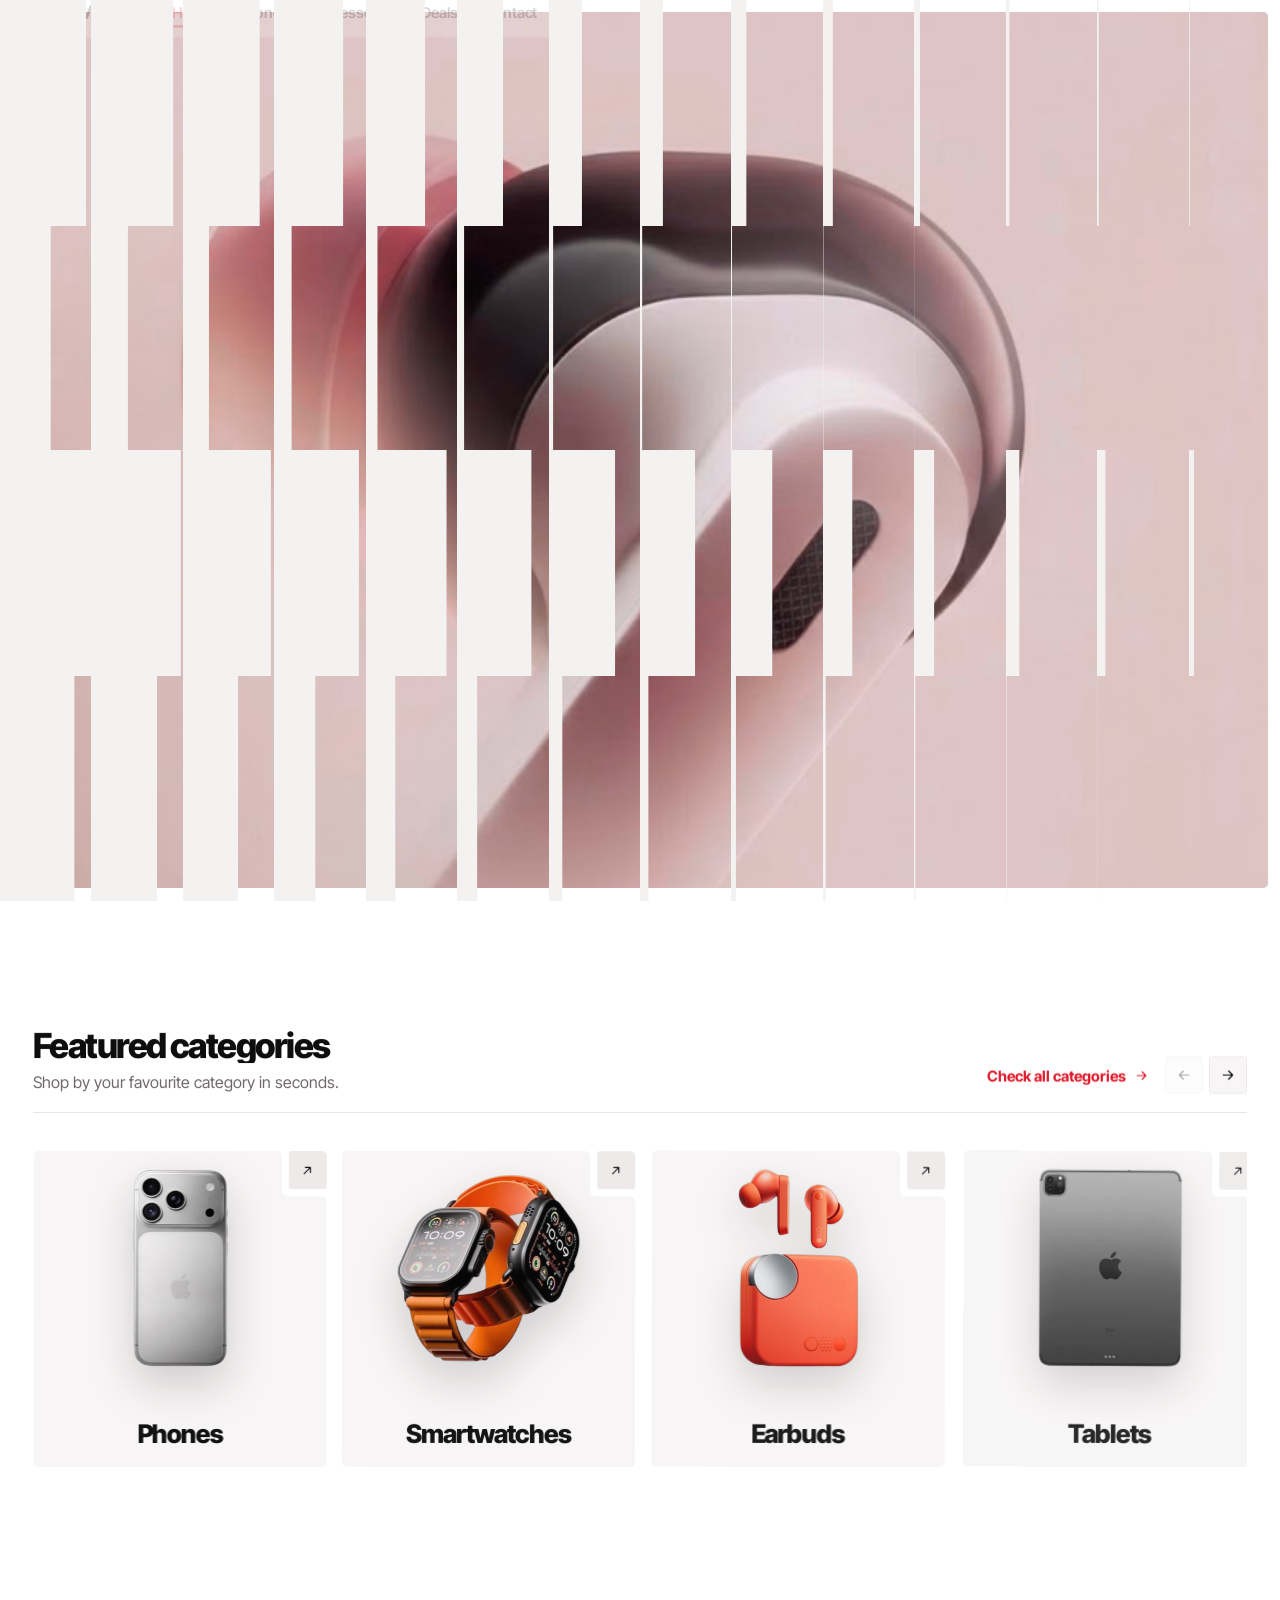
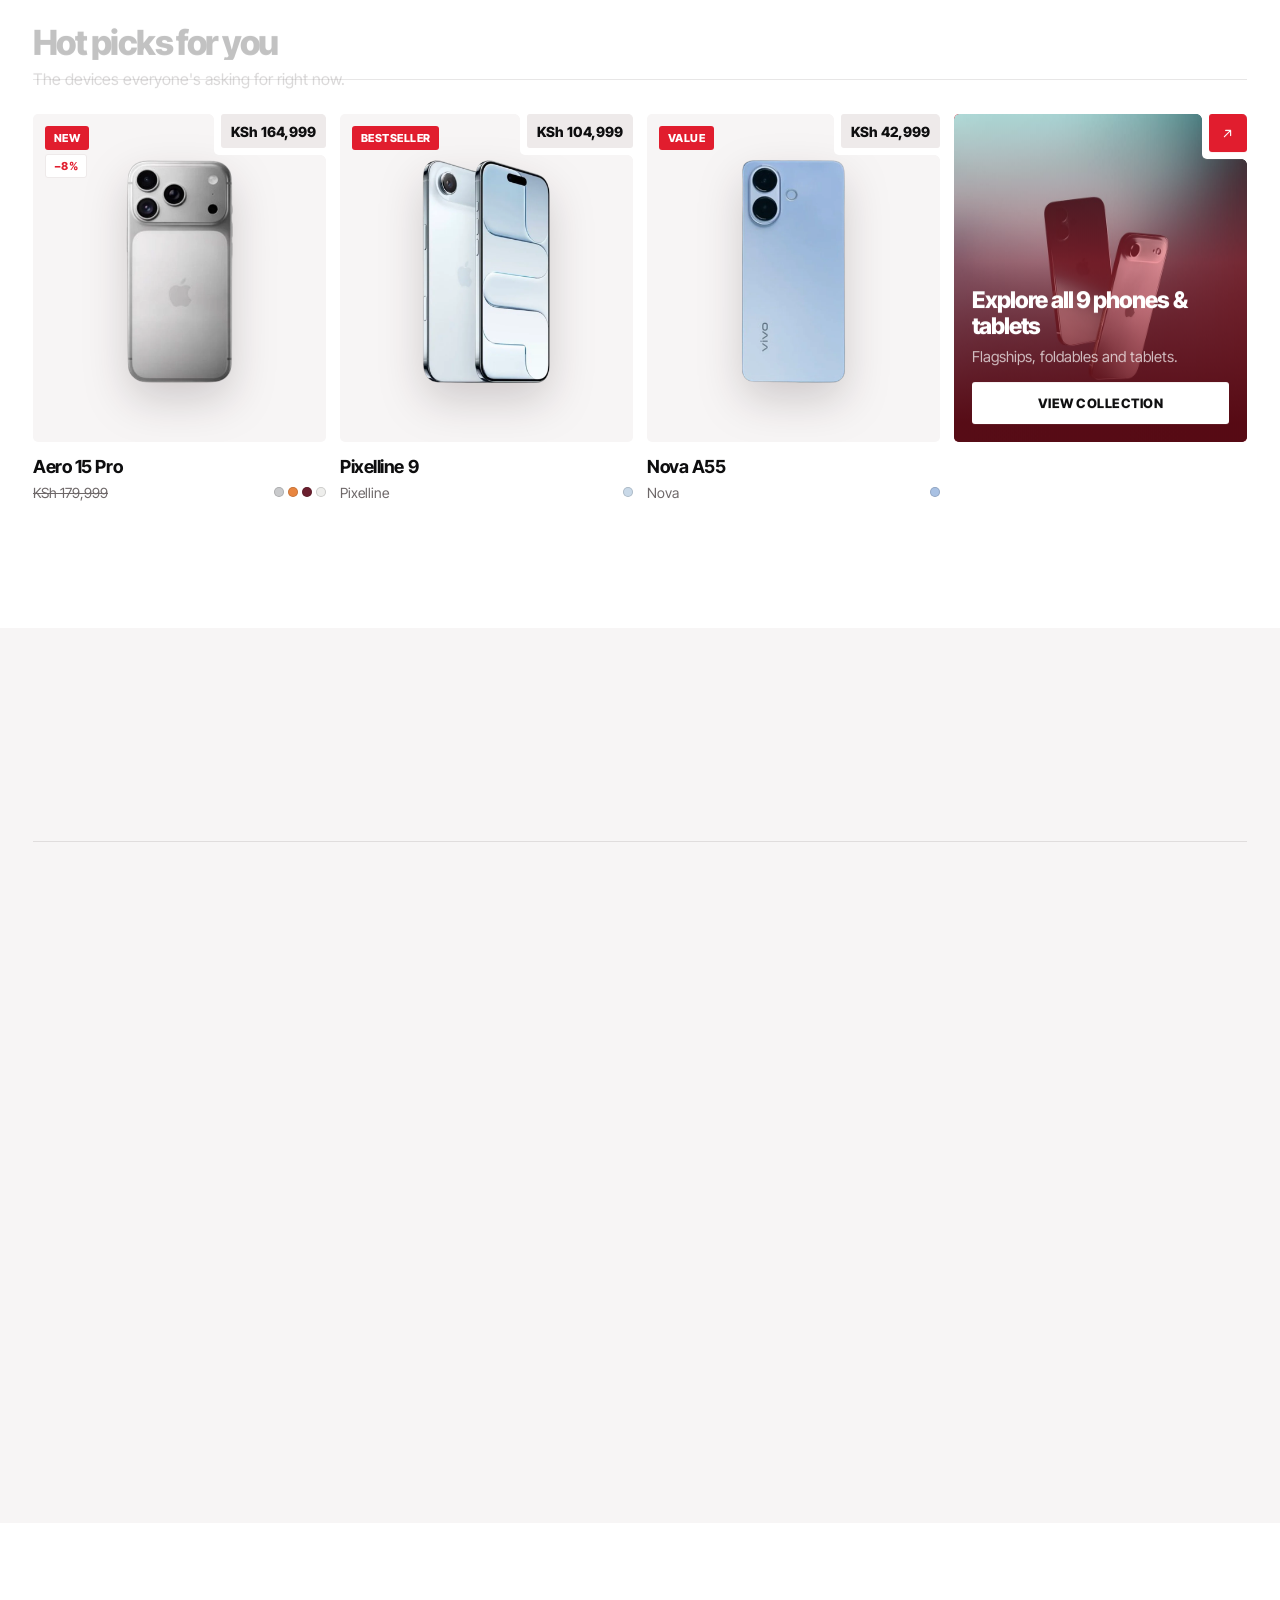
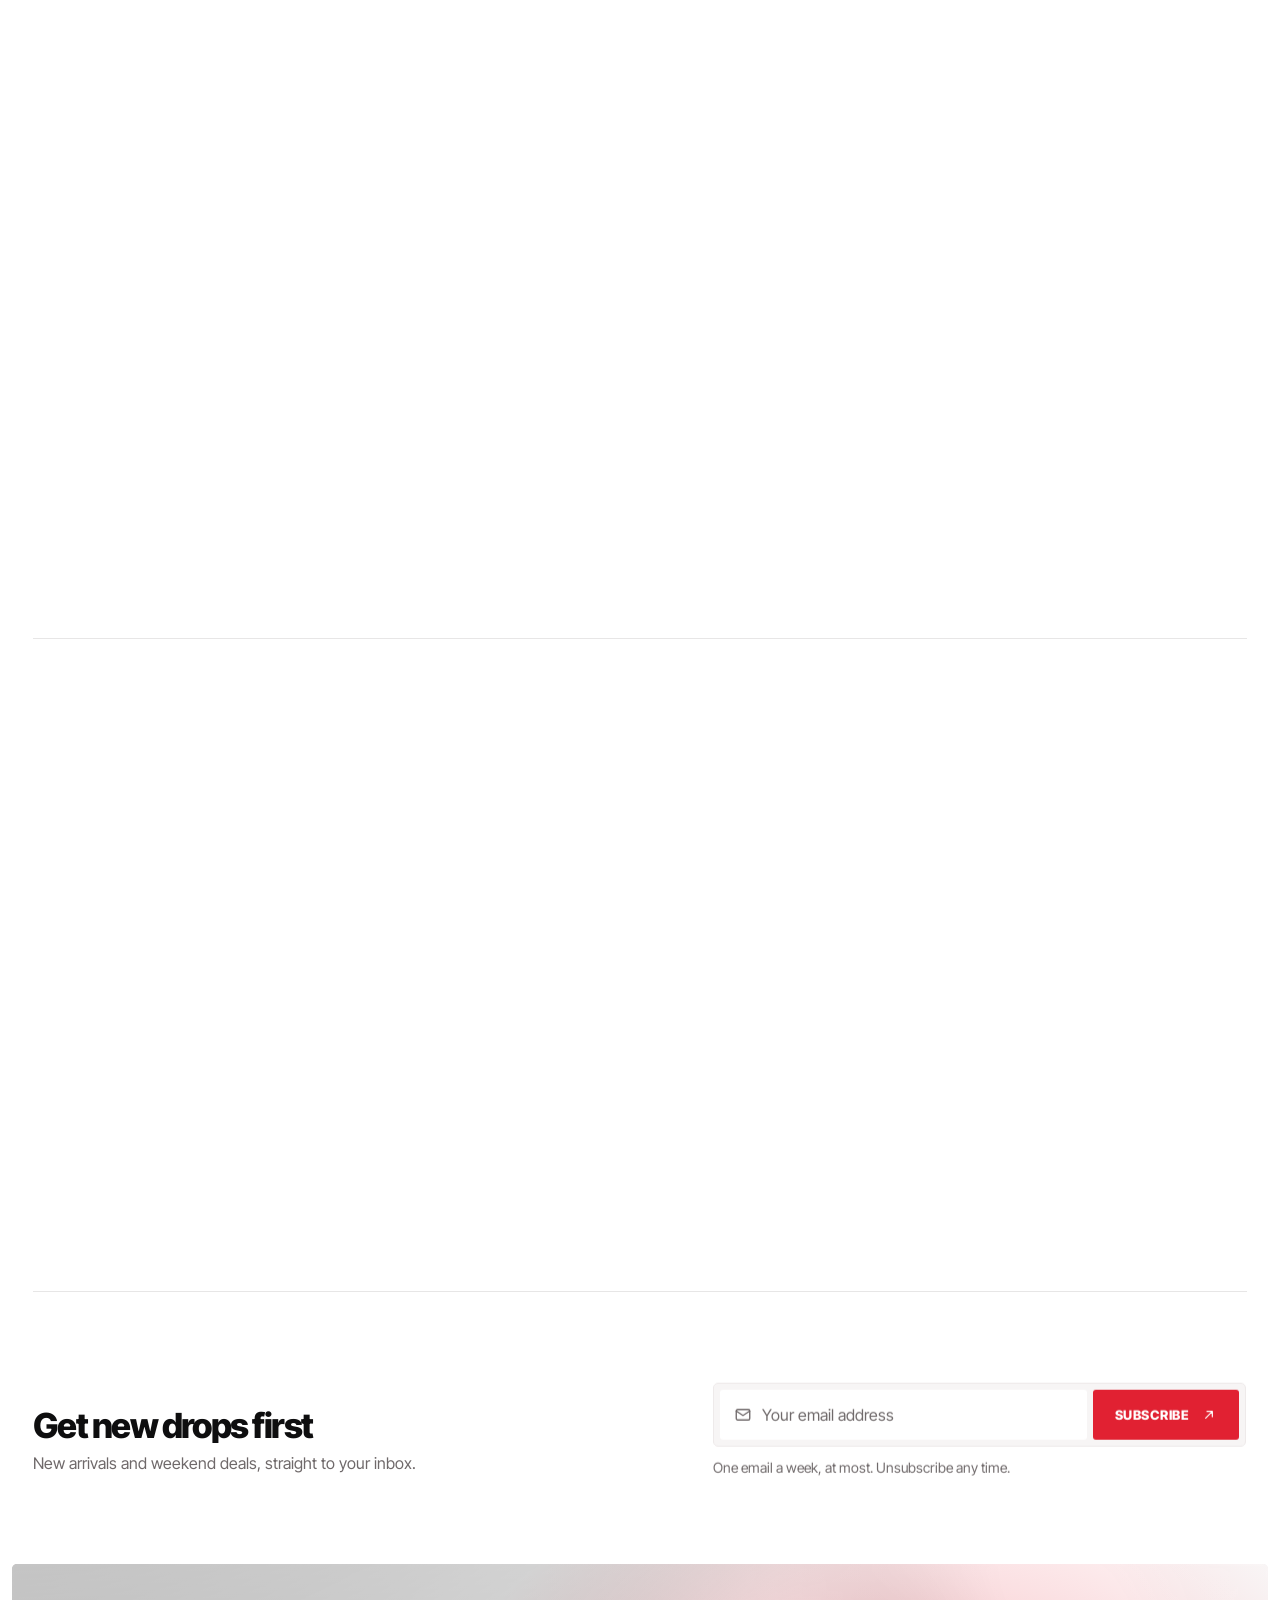
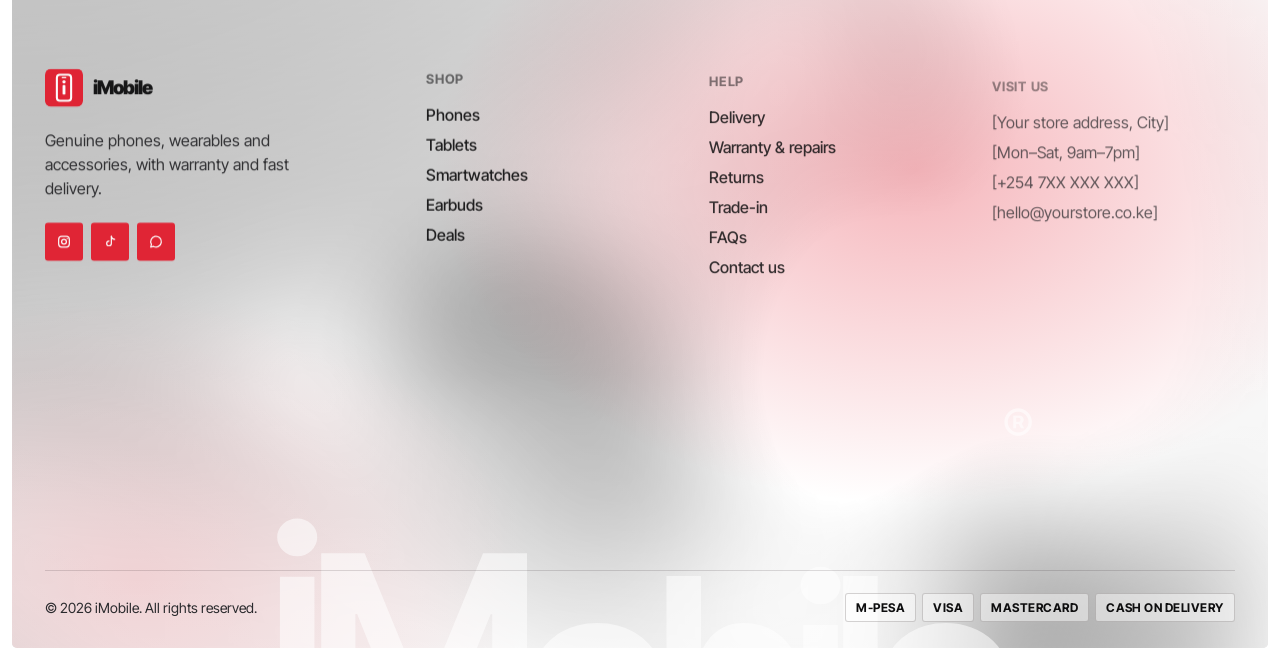
<file: index.html>
<!DOCTYPE html>
<html lang="en">
<head>
  <meta charset="UTF-8" />
  <meta name="viewport" content="width=device-width, initial-scale=1.0" />
  <title>iMobile Store — Phones, Wearables &amp; Accessories</title>
  <meta name="description" content="Shop genuine smartphones, smartwatches, earbuds, chargers and accessories at iMobile." />

  <link rel="icon" href="assets/favicon.svg" type="image/svg+xml" />
  <link rel="icon" href="assets/favicon-32.png" sizes="32x32" type="image/png" />
  <link rel="apple-touch-icon" href="assets/apple-touch-icon.png" />
  <meta name="theme-color" content="#e11d2e" />

  <script>
    /* apply the saved theme before anything paints (no flash) */
    try {
      var t = localStorage.getItem("imobile-theme") || localStorage.getItem("imobile-theme-default");
      if (t === "dark") document.documentElement.dataset.theme = "dark";
    } catch (e) {}
  </script>
  <link rel="preconnect" href="https://fonts.googleapis.com" />
  <link rel="preconnect" href="https://fonts.gstatic.com" crossorigin />
  <link href="https://fonts.googleapis.com/css2?family=Inter+Tight:wght@400;500;600;700;800;900&display=swap" rel="stylesheet" />
  <link rel="stylesheet" href="style.css?v=202611191440" />
  <link rel="stylesheet" href="pages.css?v=202611191440" />
  <link rel="stylesheet" href="theme.css?v=202611191440" />
</head>
<body class="has-hero">

  <!-- preloader / page transition -->
  <div class="loader" aria-hidden="true">
    <div class="loader__grid"></div>
    <div class="loader__brand">
      <svg class="loader__mark" viewBox="0 0 64 64">
        <rect width="64" height="64" rx="10" class="logo__bg"/>
        <rect x="20" y="10" width="24" height="44" rx="5" class="logo__line"/>
        <circle cx="32" cy="22" r="2.8" class="logo__solid"/>
        <rect x="29.6" y="27.5" width="4.8" height="16" rx="1.5" class="logo__solid"/>
        <rect x="28" y="14" width="8" height="1.8" rx="0.9" class="logo__solid"/>
      </svg>
      <span class="loader__word"><span>i</span><span>M</span><span>o</span><span>b</span><span>i</span><span>l</span><span>e</span></span>
    </div>
    <p class="loader__tag">Phones · Wearables · Accessories</p>
    <p class="loader__count"><span data-pre-count>0</span>%</p>
  </div>

  <!-- custom cursor -->
  <div class="cursor" aria-hidden="true">
    <span class="cursor__dot"></span>
    <span class="cursor__ring"></span>
  </div>

  <!-- Nav + hero share exactly one screen -->
  <div class="screen">
    <header class="nav">
      <div class="nav__left">
        <a href="index.html" class="logo" aria-label="iMobile home">
          <svg class="logo__mark" viewBox="0 0 64 64" aria-hidden="true">
            <rect width="64" height="64" rx="10" class="logo__bg"/>
            <rect x="20" y="10" width="24" height="44" rx="5" class="logo__line"/>
            <circle cx="32" cy="22" r="2.8" class="logo__solid"/>
            <rect x="29.6" y="27.5" width="4.8" height="16" rx="1.5" class="logo__solid"/>
            <rect x="28" y="14" width="8" height="1.8" rx="0.9" class="logo__solid"/>
          </svg>
          <span class="logo__word">iMobile</span>
        </a>
        <nav class="nav__links" aria-label="Primary">
          <a href="index.html">Home</a>
          <a href="phones.html">Phones</a>
          <a href="accessories.html">Accessories</a>
          <a href="deals.html">Deals</a>
          <a href="contact.html">Contact</a>
        </nav>
      </div>

      <div class="nav__right">
        <button type="button" class="nav__icon nav__theme" data-theme-toggle aria-label="Switch to dark theme">
          <svg class="i-moon" viewBox="0 0 24 24" aria-hidden="true"><path d="M20 14.5A8 8 0 1 1 9.5 4a6.5 6.5 0 0 0 10.5 10.5Z"/></svg>
          <svg class="i-sun" viewBox="0 0 24 24" aria-hidden="true"><circle cx="12" cy="12" r="4"/><path d="M12 2v2M12 20v2M4.9 4.9l1.4 1.4M17.7 17.7l1.4 1.4M2 12h2M20 12h2M4.9 19.1l1.4-1.4M17.7 6.3l1.4-1.4"/></svg>
        </button>
        <a href="cart.html" class="nav__icon" aria-label="Cart">
          <svg viewBox="0 0 24 24" aria-hidden="true"><path d="M5 8h14l-1 12H6L5 8Z"/><path d="M9 8V6a3 3 0 0 1 6 0v2"/></svg>
          <span class="nav__count">0</span>
        </a>
        <a href="phones.html" class="nav__cta button">
          <svg viewBox="0 0 24 24" aria-hidden="true"><path d="M12 5v14M5 12h14"/></svg>
          Shop now
        </a>
        <button class="nav__menu" aria-label="Open menu" aria-expanded="false" aria-controls="site-menu">
          <span></span><span></span><span></span>
        </button>
      </div>
    </header>

    <div class="menu" id="site-menu" aria-hidden="true">
      <nav class="menu__links" aria-label="Menu">
        <a href="index.html"><span class="menu__num">01</span><span class="menu__label">Home</span><span class="menu__go"><svg viewBox="0 0 24 24" aria-hidden="true"><path d="M7 17 17 7M9 7h8v8"/></svg></span></a>
        <a href="phones.html"><span class="menu__num">02</span><span class="menu__label">Phones</span><span class="menu__go"><svg viewBox="0 0 24 24" aria-hidden="true"><path d="M7 17 17 7M9 7h8v8"/></svg></span></a>
        <a href="accessories.html"><span class="menu__num">03</span><span class="menu__label">Accessories</span><span class="menu__go"><svg viewBox="0 0 24 24" aria-hidden="true"><path d="M7 17 17 7M9 7h8v8"/></svg></span></a>
        <a href="deals.html"><span class="menu__num">04</span><span class="menu__label">Deals</span><span class="menu__go"><svg viewBox="0 0 24 24" aria-hidden="true"><path d="M7 17 17 7M9 7h8v8"/></svg></span></a>
        <a href="contact.html"><span class="menu__num">05</span><span class="menu__label">Contact</span><span class="menu__go"><svg viewBox="0 0 24 24" aria-hidden="true"><path d="M7 17 17 7M9 7h8v8"/></svg></span></a>
      </nav>
      <div class="menu__foot">
        <a href="phones.html" class="button button--block">
          <svg viewBox="0 0 24 24" aria-hidden="true"><path d="M12 5v14M5 12h14"/></svg>
          Shop now
        </a>
        <p>Need help? <a href="contact.html">Talk to us</a></p>
      </div>
    </div>

    <!-- ============ HERO ============ -->
    <main class="hero">
      <div class="hero__bg" aria-hidden="true"></div>

      <p class="hero__lede" data-c="hero_lede">Genuine phones, wearables and accessories — with warranty on every device.</p>

      <div class="hero__stat">
        <b><span data-count="0" data-brand-count>0</span>+</b>
        <small data-c="hero_stat_label">Brands in stock</small>
      </div>

      <div class="hero__word">
        <h1>iMobile<sup>®</sup></h1>
        <span>Store</span>
      </div>

      <!-- featured product in the bottom-right cut-out (pick any product id) -->
      <div class="hero__shop">
        <article class="mini" data-hero-product="pulse-watch-2">
          <a href="product.html?id=pulse-watch-2" class="mini__art" data-mini-art aria-label="Pulse Watch 2"></a>
          <p data-mini-name>Pulse Watch 2</p>
          <button type="button" data-add="pulse-watch-2" data-mini-buy>
            <svg viewBox="0 0 24 24" aria-hidden="true"><path d="M12 5v14M5 12h14"/></svg>
            Buy
          </button>
        </article>
      </div>
    </main>
  </div>

  <!-- ============ MARQUEE (phones only) ============ -->
  <div class="marquee" aria-hidden="true">
    <div class="marquee__track">
      <div class="marquee__group"><span>Smartphones</span><svg viewBox="0 0 24 24" aria-hidden="true"><path d="M12 2l2.4 7.6L22 12l-7.6 2.4L12 22l-2.4-7.6L2 12l7.6-2.4z"/></svg><span>Smartwatches</span><svg viewBox="0 0 24 24" aria-hidden="true"><path d="M12 2l2.4 7.6L22 12l-7.6 2.4L12 22l-2.4-7.6L2 12l7.6-2.4z"/></svg><span>Earbuds</span><svg viewBox="0 0 24 24" aria-hidden="true"><path d="M12 2l2.4 7.6L22 12l-7.6 2.4L12 22l-2.4-7.6L2 12l7.6-2.4z"/></svg><span>Tablets</span><svg viewBox="0 0 24 24" aria-hidden="true"><path d="M12 2l2.4 7.6L22 12l-7.6 2.4L12 22l-2.4-7.6L2 12l7.6-2.4z"/></svg><span>Chargers</span><svg viewBox="0 0 24 24" aria-hidden="true"><path d="M12 2l2.4 7.6L22 12l-7.6 2.4L12 22l-2.4-7.6L2 12l7.6-2.4z"/></svg><span>Power banks</span><svg viewBox="0 0 24 24" aria-hidden="true"><path d="M12 2l2.4 7.6L22 12l-7.6 2.4L12 22l-2.4-7.6L2 12l7.6-2.4z"/></svg><span>Cases</span><svg viewBox="0 0 24 24" aria-hidden="true"><path d="M12 2l2.4 7.6L22 12l-7.6 2.4L12 22l-2.4-7.6L2 12l7.6-2.4z"/></svg><span>Trade-in</span><svg viewBox="0 0 24 24" aria-hidden="true"><path d="M12 2l2.4 7.6L22 12l-7.6 2.4L12 22l-2.4-7.6L2 12l7.6-2.4z"/></svg></div>
      <div class="marquee__group"><span>Smartphones</span><svg viewBox="0 0 24 24" aria-hidden="true"><path d="M12 2l2.4 7.6L22 12l-7.6 2.4L12 22l-2.4-7.6L2 12l7.6-2.4z"/></svg><span>Smartwatches</span><svg viewBox="0 0 24 24" aria-hidden="true"><path d="M12 2l2.4 7.6L22 12l-7.6 2.4L12 22l-2.4-7.6L2 12l7.6-2.4z"/></svg><span>Earbuds</span><svg viewBox="0 0 24 24" aria-hidden="true"><path d="M12 2l2.4 7.6L22 12l-7.6 2.4L12 22l-2.4-7.6L2 12l7.6-2.4z"/></svg><span>Tablets</span><svg viewBox="0 0 24 24" aria-hidden="true"><path d="M12 2l2.4 7.6L22 12l-7.6 2.4L12 22l-2.4-7.6L2 12l7.6-2.4z"/></svg><span>Chargers</span><svg viewBox="0 0 24 24" aria-hidden="true"><path d="M12 2l2.4 7.6L22 12l-7.6 2.4L12 22l-2.4-7.6L2 12l7.6-2.4z"/></svg><span>Power banks</span><svg viewBox="0 0 24 24" aria-hidden="true"><path d="M12 2l2.4 7.6L22 12l-7.6 2.4L12 22l-2.4-7.6L2 12l7.6-2.4z"/></svg><span>Cases</span><svg viewBox="0 0 24 24" aria-hidden="true"><path d="M12 2l2.4 7.6L22 12l-7.6 2.4L12 22l-2.4-7.6L2 12l7.6-2.4z"/></svg><span>Trade-in</span><svg viewBox="0 0 24 24" aria-hidden="true"><path d="M12 2l2.4 7.6L22 12l-7.6 2.4L12 22l-2.4-7.6L2 12l7.6-2.4z"/></svg></div>
    </div>
  </div>

  <!-- ============ FEATURED CATEGORIES ============ -->
  <section class="section">
    <div class="wrap">
      <div class="shead">
        <div data-reveal>
          <h2 class="stitle">Featured categories</h2>
          <p class="ssub" data-c="categories_sub">Shop by your favourite category in seconds.</p>
        </div>
        <div class="shead__right" data-reveal="1">
          <a href="phones.html" class="slink">Check all categories <svg viewBox="0 0 24 24" aria-hidden="true"><path d="M5 12h14M13 6l6 6-6 6"/></svg></a>
          <div class="arrows">
            <button type="button" data-crow-prev aria-label="Previous categories"><svg viewBox="0 0 24 24" aria-hidden="true"><path d="M19 12H5M11 6l-6 6 6 6"/></svg></button>
            <button type="button" data-crow-next aria-label="Next categories"><svg viewBox="0 0 24 24" aria-hidden="true"><path d="M5 12h14M13 6l6 6-6 6"/></svg></button>
          </div>
        </div>
      </div>

      <div class="crow" data-crow>
        <a href="phones.html" class="ccard cut" data-reveal="0">
          <span class="cut__notch"><span class="chip-go"><svg viewBox="0 0 24 24" aria-hidden="true"><path d="M7 17 17 7M9 7h8v8"/></svg></span></span>
          <div class="ccard__art" data-art="phone" data-color="#cfd0d2"></div>
          <div class="ccard__text"><h3>Phones</h3><p>Flagships, foldables and everyday 5G phones.</p></div>
        </a>
        <a href="accessories.html?sub=Smartwatches" class="ccard cut" data-reveal="1">
          <span class="cut__notch"><span class="chip-go"><svg viewBox="0 0 24 24" aria-hidden="true"><path d="M7 17 17 7M9 7h8v8"/></svg></span></span>
          <div class="ccard__art" data-art="watch" data-color="#2d2d30"></div>
          <div class="ccard__text"><h3>Smartwatches</h3><p>Track health, workouts and sleep.</p></div>
        </a>
        <a href="accessories.html?sub=Earbuds" class="ccard cut" data-reveal="2">
          <span class="cut__notch"><span class="chip-go"><svg viewBox="0 0 24 24" aria-hidden="true"><path d="M7 17 17 7M9 7h8v8"/></svg></span></span>
          <div class="ccard__art" data-art="earbuds" data-color="#f1f0ed"></div>
          <div class="ccard__text"><h3>Earbuds</h3><p>Noise cancelling and everyday wireless.</p></div>
        </a>
        <a href="phones.html?brand=tablets" class="ccard cut" data-reveal="3">
          <span class="cut__notch"><span class="chip-go"><svg viewBox="0 0 24 24" aria-hidden="true"><path d="M7 17 17 7M9 7h8v8"/></svg></span></span>
          <div class="ccard__art" data-art="tablet" data-color="#3a3a3d"></div>
          <div class="ccard__text"><h3>Tablets</h3><p>Big screens for work, study and play.</p></div>
        </a>
        <a href="accessories.html?sub=Chargers%20%26%20Cables" class="ccard cut" data-reveal="0">
          <span class="cut__notch"><span class="chip-go"><svg viewBox="0 0 24 24" aria-hidden="true"><path d="M7 17 17 7M9 7h8v8"/></svg></span></span>
          <div class="ccard__art" data-art="charger" data-color="#f2f2f0"></div>
          <div class="ccard__text"><h3>Chargers</h3><p>Fast GaN chargers and tough cables.</p></div>
        </a>
        <a href="accessories.html?sub=Power%20Banks" class="ccard cut" data-reveal="1">
          <span class="cut__notch"><span class="chip-go"><svg viewBox="0 0 24 24" aria-hidden="true"><path d="M7 17 17 7M9 7h8v8"/></svg></span></span>
          <div class="ccard__art" data-art="powerbank" data-color="#232325"></div>
          <div class="ccard__text"><h3>Power banks</h3><p>Stay charged through a long day out.</p></div>
        </a>
        <a href="accessories.html?sub=Cases" class="ccard cut" data-reveal="2">
          <span class="cut__notch"><span class="chip-go"><svg viewBox="0 0 24 24" aria-hidden="true"><path d="M7 17 17 7M9 7h8v8"/></svg></span></span>
          <div class="ccard__art" data-art="case" data-color="#a9836a"></div>
          <div class="ccard__text"><h3>Cases</h3><p>Protection that still looks good.</p></div>
        </a>
      </div>
    </div>
  </section>

  <!-- ============ HOT PICKS ============ -->
  <section class="section" style="padding-top:0">
    <div class="wrap">
      <div class="shead">
        <div data-reveal>
          <h2 class="stitle">Hot picks for you</h2>
          <p class="ssub" data-c="picks_sub">The devices everyone's asking for right now.</p>
        </div>
        <div class="tabs" role="tablist" aria-label="Hot picks" data-reveal="1">
          <button role="tab" class="is-active" aria-selected="true" data-tab="phones">Phones</button>
          <button role="tab" aria-selected="false" data-tab="audio">Wearables &amp; Audio</button>
          <button role="tab" aria-selected="false" data-tab="power">Power &amp; Cases</button>
        </div>
      </div>
      <div class="pgrid" data-picks></div>
    </div>
  </section>

  <!-- ============ WHY IMOBILE ============ -->
  <section class="section why">
    <div class="wrap">
      <div class="shead">
        <div data-reveal>
          <h2 class="stitle">Why shop with us</h2>
          <p class="ssub">Real stock, real warranty, real people to help.</p>
        </div>
        <a href="#" class="slink" data-reveal="1">Read our warranty <svg viewBox="0 0 24 24" aria-hidden="true"><path d="M5 12h14M13 6l6 6-6 6"/></svg></a>
      </div>

      <div class="why__grid">
        <div class="why__photo" data-reveal>
          <div class="why__chip">
            <span class="icon"><svg viewBox="0 0 24 24" aria-hidden="true"><path d="M12 3 5 6v5c0 4.5 3 8.3 7 10 4-1.7 7-5.5 7-10V6l-7-3Z"/><path d="m9 12 2 2 4-4"/></svg></span>
            <div><strong>Official warranty</strong><small>On every phone and wearable</small></div>
          </div>
        </div>

        <ol class="why__list">
          <li class="why__item" data-reveal>
            <span class="why__num">01</span>
            <div><h3>Genuine &amp; sealed</h3><p>Every device is brand new in its original box, sourced from authorised distributors.</p></div>
            <span class="icon"><svg viewBox="0 0 24 24" aria-hidden="true"><rect x="4" y="3" width="16" height="18" rx="2"/><path d="M8 8h8M8 12h8M8 16h5"/></svg></span>
          </li>
          <li class="why__item" data-reveal="1">
            <span class="why__num">02</span>
            <div><h3>Fast delivery</h3><p>Express delivery in town and courier delivery countrywide, tracked all the way.</p></div>
            <span class="icon"><svg viewBox="0 0 24 24" aria-hidden="true"><path d="M3 7h11v9H3z"/><path d="M14 10h4l3 3v3h-7"/><circle cx="7" cy="17.5" r="1.8"/><circle cx="17" cy="17.5" r="1.8"/></svg></span>
          </li>
          <li class="why__item" data-reveal="2">
            <span class="why__num">03</span>
            <div><h3>Pay your way</h3><p>M-Pesa, card or cash on delivery — and instalment plans on selected phones.</p></div>
            <span class="icon"><svg viewBox="0 0 24 24" aria-hidden="true"><rect x="3" y="6" width="18" height="13" rx="2"/><path d="M3 10h18"/><circle cx="16.5" cy="14.5" r="1.2"/></svg></span>
          </li>
          <li class="why__item" data-reveal="3">
            <span class="why__num">04</span>
            <div><h3>Trade in &amp; save</h3><p>Bring your old phone and put its value towards a new one.</p></div>
            <span class="icon"><svg viewBox="0 0 24 24" aria-hidden="true"><path d="M4 8h13l-3-3M20 16H7l3 3"/></svg></span>
          </li>
        </ol>
      </div>
    </div>
  </section>

  <!-- ============ WEEKEND DEALS ============ -->
  <section class="section">
    <div class="wrap">
      <div class="deals-band">
        <div class="deals-band__intro" data-reveal>
          <div>
            <h2 class="stitle" data-c="deals_title">Prices drop now</h2>
            <p class="ssub" data-c="deals_text">Limited-time prices on phones, wearables and accessories. When the clock hits zero, they're gone.</p>
          </div>
          <div>
            <div class="countdown" data-countdown aria-label="Time left on weekend deals">
          <div><b data-d>00</b><small>Days</small></div>
          <div><b data-h>00</b><small>Hours</small></div>
          <div><b data-m>00</b><small>Mins</small></div>
          <div><b data-s>00</b><small>Secs</small></div>
        </div>
            <a href="deals.html" class="button" style="margin-top:16px">See all deals <svg viewBox="0 0 24 24" aria-hidden="true"><path d="M7 17 17 7M9 7h8v8"/></svg></a>
          </div>
        </div>
        <div class="deals-band__cards" data-home-deals></div>
      </div>
    </div>
  </section>


  <!-- ============ TESTIMONIALS ============ -->
  <!-- Replace every [placeholder] with a real customer review (with their permission). -->
  <section class="section" style="padding-top:0">
    <div class="wrap">
      <div class="shead">
        <div data-reveal>
          <h2 class="stitle">What our customers say</h2>
          <p class="ssub">Real reviews from people who shop with us.</p>
        </div>
        <a href="#" class="slink" data-reveal="1">Leave a review <svg viewBox="0 0 24 24" aria-hidden="true"><path d="M5 12h14M13 6l6 6-6 6"/></svg></a>
      </div>

      <div class="testi">
        <figure class="tcard tcard--big" data-reveal data-testi="0">
          <div class="tcard__copy">
            <svg class="quote" viewBox="0 0 48 32" aria-hidden="true"><path d="M8 0h12L12 32H0zM34 0h12L38 32H26z"/></svg>
            <blockquote data-tq>[Paste a real customer review here — what they bought, how delivery went, how they feel about it.]</blockquote>
            <div class="stars" aria-label="5 out of 5"><svg viewBox="0 0 24 24" aria-hidden="true"><path d="M12 2.5l2.9 6.2 6.6.7-5 4.5 1.4 6.6L12 17.2l-5.9 3.3 1.4-6.6-5-4.5 6.6-.7z"/></svg><svg viewBox="0 0 24 24" aria-hidden="true"><path d="M12 2.5l2.9 6.2 6.6.7-5 4.5 1.4 6.6L12 17.2l-5.9 3.3 1.4-6.6-5-4.5 6.6-.7z"/></svg><svg viewBox="0 0 24 24" aria-hidden="true"><path d="M12 2.5l2.9 6.2 6.6.7-5 4.5 1.4 6.6L12 17.2l-5.9 3.3 1.4-6.6-5-4.5 6.6-.7z"/></svg><svg viewBox="0 0 24 24" aria-hidden="true"><path d="M12 2.5l2.9 6.2 6.6.7-5 4.5 1.4 6.6L12 17.2l-5.9 3.3 1.4-6.6-5-4.5 6.6-.7z"/></svg><svg viewBox="0 0 24 24" aria-hidden="true"><path d="M12 2.5l2.9 6.2 6.6.7-5 4.5 1.4 6.6L12 17.2l-5.9 3.3 1.4-6.6-5-4.5 6.6-.7z"/></svg></div>
            <figcaption><strong data-tn>[Customer name]</strong><span data-td>[Town] · [Product bought]</span></figcaption>
          </div>
          <div class="tcard__photo" aria-hidden="true"></div>
        </figure>

        <div class="testi__side">
          <figure class="tcard cut" data-reveal="1" data-testi="1">
            <svg class="quote" viewBox="0 0 48 32" aria-hidden="true"><path d="M8 0h12L12 32H0zM34 0h12L38 32H26z"/></svg>
            <div class="stars" aria-label="5 out of 5"><svg viewBox="0 0 24 24" aria-hidden="true"><path d="M12 2.5l2.9 6.2 6.6.7-5 4.5 1.4 6.6L12 17.2l-5.9 3.3 1.4-6.6-5-4.5 6.6-.7z"/></svg><svg viewBox="0 0 24 24" aria-hidden="true"><path d="M12 2.5l2.9 6.2 6.6.7-5 4.5 1.4 6.6L12 17.2l-5.9 3.3 1.4-6.6-5-4.5 6.6-.7z"/></svg><svg viewBox="0 0 24 24" aria-hidden="true"><path d="M12 2.5l2.9 6.2 6.6.7-5 4.5 1.4 6.6L12 17.2l-5.9 3.3 1.4-6.6-5-4.5 6.6-.7z"/></svg><svg viewBox="0 0 24 24" aria-hidden="true"><path d="M12 2.5l2.9 6.2 6.6.7-5 4.5 1.4 6.6L12 17.2l-5.9 3.3 1.4-6.6-5-4.5 6.6-.7z"/></svg><svg viewBox="0 0 24 24" aria-hidden="true"><path d="M12 2.5l2.9 6.2 6.6.7-5 4.5 1.4 6.6L12 17.2l-5.9 3.3 1.4-6.6-5-4.5 6.6-.7z"/></svg></div>
            <blockquote data-tq>[Short review from a real customer.]</blockquote>
            <figcaption class="tcard__who">
              <span class="avatar" data-ti>AB</span>
              <span><strong data-tn>[Customer name]</strong><span data-td>[Product bought]</span></span>
            </figcaption>
          </figure>
          <figure class="tcard cut" data-reveal="2" data-testi="2">
            <svg class="quote" viewBox="0 0 48 32" aria-hidden="true"><path d="M8 0h12L12 32H0zM34 0h12L38 32H26z"/></svg>
            <div class="stars" aria-label="5 out of 5"><svg viewBox="0 0 24 24" aria-hidden="true"><path d="M12 2.5l2.9 6.2 6.6.7-5 4.5 1.4 6.6L12 17.2l-5.9 3.3 1.4-6.6-5-4.5 6.6-.7z"/></svg><svg viewBox="0 0 24 24" aria-hidden="true"><path d="M12 2.5l2.9 6.2 6.6.7-5 4.5 1.4 6.6L12 17.2l-5.9 3.3 1.4-6.6-5-4.5 6.6-.7z"/></svg><svg viewBox="0 0 24 24" aria-hidden="true"><path d="M12 2.5l2.9 6.2 6.6.7-5 4.5 1.4 6.6L12 17.2l-5.9 3.3 1.4-6.6-5-4.5 6.6-.7z"/></svg><svg viewBox="0 0 24 24" aria-hidden="true"><path d="M12 2.5l2.9 6.2 6.6.7-5 4.5 1.4 6.6L12 17.2l-5.9 3.3 1.4-6.6-5-4.5 6.6-.7z"/></svg><svg viewBox="0 0 24 24" aria-hidden="true"><path d="M12 2.5l2.9 6.2 6.6.7-5 4.5 1.4 6.6L12 17.2l-5.9 3.3 1.4-6.6-5-4.5 6.6-.7z"/></svg></div>
            <blockquote data-tq>[Short review from a real customer.]</blockquote>
            <figcaption class="tcard__who">
              <span class="avatar" data-ti>CD</span>
              <span><strong data-tn>[Customer name]</strong><span data-td>[Product bought]</span></span>
            </figcaption>
          </figure>
        </div>
      </div>
    </div>
  </section>

  <!-- ============ NEWSLETTER ============ -->
  <section class="wrap news">
    <div>
      <h2 class="stitle" data-reveal data-c="news_title">Get new drops first</h2>
      <p class="ssub" data-reveal="1" data-c="news_text">New arrivals and weekend deals, straight to your inbox.</p>
    </div>
    <div data-reveal="2">
      <form class="news__form" data-newsletter>
        <label for="email">Email address</label>
        <span class="news__field">
          <svg viewBox="0 0 24 24" aria-hidden="true"><rect x="3" y="5" width="18" height="14" rx="2"/><path d="m3 7 9 6 9-6"/></svg>
          <input id="email" type="email" placeholder="Your email address" autocomplete="email" required />
        </span>
        <button class="button" type="submit">Subscribe <svg viewBox="0 0 24 24" aria-hidden="true"><path d="M7 17 17 7M9 7h8v8"/></svg></button>
      </form>
      <p class="news__note">One email a week, at most. Unsubscribe any time.</p>
    </div>
  </section>

  <footer class="footer">
    <div class="wrap">
      <div class="footer__top">
        <div class="footer__brand" data-reveal>
          <a href="index.html" class="logo" aria-label="iMobile home">
            <svg class="logo__mark" viewBox="0 0 64 64" aria-hidden="true">
              <rect width="64" height="64" rx="10" class="logo__bg"/>
              <rect x="20" y="10" width="24" height="44" rx="5" class="logo__line"/>
              <circle cx="32" cy="22" r="2.8" class="logo__solid"/>
              <rect x="29.6" y="27.5" width="4.8" height="16" rx="1.5" class="logo__solid"/>
              <rect x="28" y="14" width="8" height="1.8" rx="0.9" class="logo__solid"/>
            </svg>
            <span class="logo__word">iMobile</span>
          </a>
          <p data-c="footer_about">Genuine phones, wearables and accessories, with warranty and fast delivery.</p>
          <div class="footer__social">
            <a href="#" aria-label="Instagram"><svg viewBox="0 0 24 24" aria-hidden="true"><rect x="4" y="4" width="16" height="16" rx="4.5"/><circle cx="12" cy="12" r="3.6"/><circle class="fill" cx="16.8" cy="7.2" r="1"/></svg></a>
            <a href="#" aria-label="TikTok"><svg viewBox="0 0 24 24" aria-hidden="true"><path d="M14 4v10.5a3.5 3.5 0 1 1-3.5-3.5"/><path d="M14 4c.4 2.6 2.2 4.3 5 4.5"/></svg></a>
            <a href="#" aria-label="WhatsApp"><svg viewBox="0 0 24 24" aria-hidden="true"><path d="M4 20l1.2-4A8 8 0 1 1 8.4 19L4 20Z"/></svg></a>
          </div>
        </div>
        <div data-reveal="1">
          <h4>Shop</h4>
          <ul class="footer__links">
            <li><a href="phones.html">Phones</a></li>
            <li><a href="phones.html?brand=tablets">Tablets</a></li>
            <li><a href="accessories.html?sub=Smartwatches">Smartwatches</a></li>
            <li><a href="accessories.html?sub=Earbuds">Earbuds</a></li>
            <li><a href="deals.html">Deals</a></li>
          </ul>
        </div>
        <div data-reveal="2">
          <h4>Help</h4>
          <ul class="footer__links">
            <li><a href="#">Delivery</a></li>
            <li><a href="#">Warranty &amp; repairs</a></li>
            <li><a href="#">Returns</a></li>
            <li><a href="#">Trade-in</a></li>
            <li><a href="#">FAQs</a></li>
            <li><a href="contact.html">Contact us</a></li>
          </ul>
        </div>
        <div data-reveal="3">
          <h4>Visit us</h4>
          <ul class="footer__contact">
            <li data-c="contact_address">[Your store address, City]</li>
            <li data-c="contact_hours">[Mon–Sat, 9am–7pm]</li>
            <li><a href="#" data-c="contact_phone" data-c-link="tel">[+254 7XX XXX XXX]</a></li>
            <li><a href="#" data-c="contact_email" data-c-link="mailto">[hello@yourstore.co.ke]</a></li>
          </ul>
        </div>
      </div>
    </div>
    <div class="footer__word" aria-hidden="true">iMobile<sup>&reg;</sup></div>
    <div class="wrap">
      <div class="footer__bottom">
        <p>&copy; <span data-year>2026</span> iMobile. All rights reserved.</p>
        <ul class="pay" aria-label="Payment methods">
          <li>M-PESA</li><li>VISA</li><li>MASTERCARD</li><li>CASH ON DELIVERY</li>
        </ul>
      </div>
    </div>
  </footer>

  <script src="assets/vendor/lenis.min.js?v=202611191440"></script>
  <script src="assets/vendor/gsap.min.js?v=202611191440"></script>
  <script src="assets/vendor/ScrollTrigger.min.js?v=202611191440"></script>
  <script src="assets/vendor/SplitText.min.js?v=202611191440"></script>
  <script src="motion.js?v=202611191440"></script>
  <script src="config.js?v=202611191440"></script>
  <script src="data.js?v=202611191440"></script>
  <script src="store.js?v=202611191440"></script>
  <script src="script.js?v=202611191440"></script>
  <script src="home.js?v=202611191440"></script>
</body>
</html>
</file>
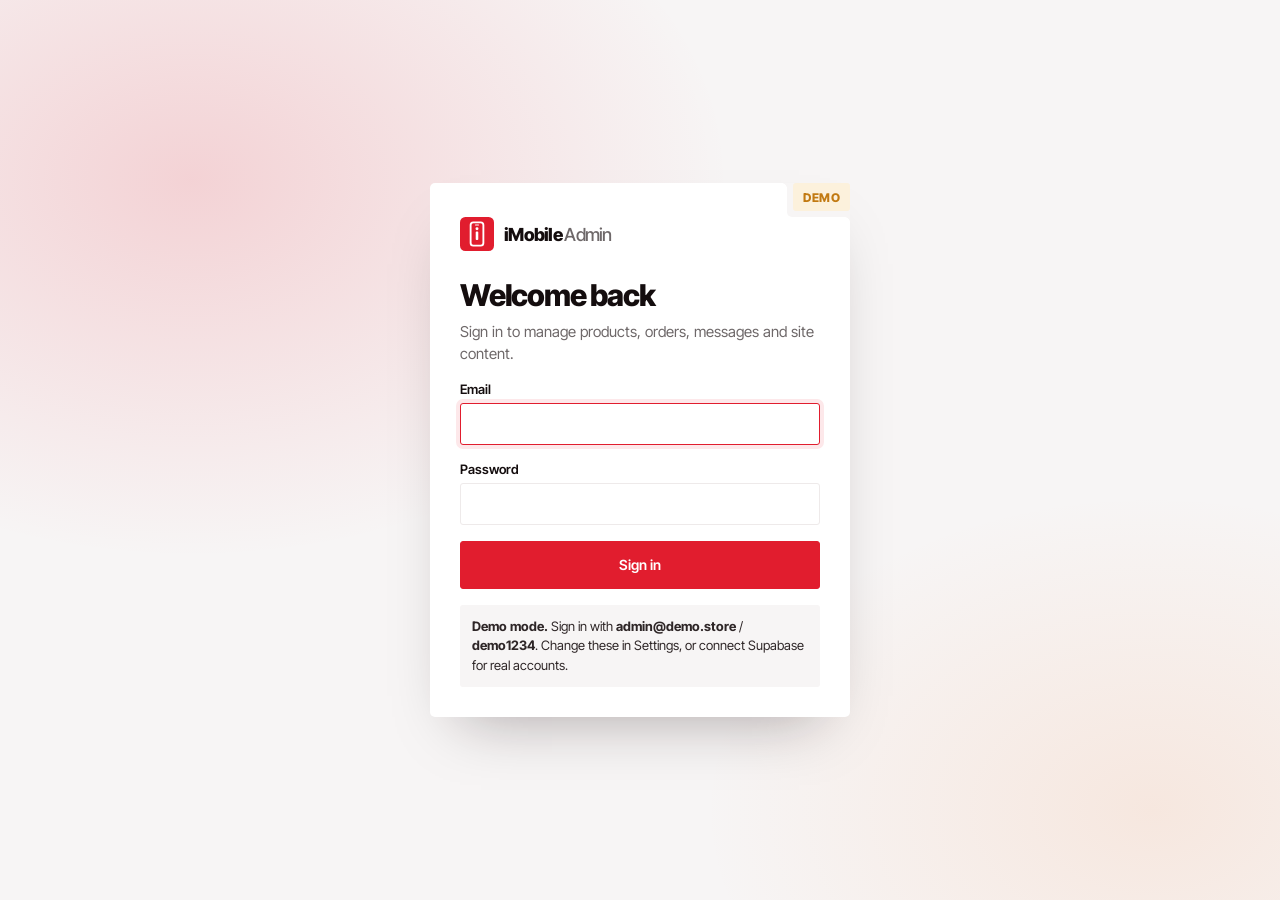
<file: admin/index.html>
<!DOCTYPE html>
<html lang="en">
<head>
  <meta charset="UTF-8" />
  <meta name="viewport" content="width=device-width, initial-scale=1.0" />
  <title>Dashboard — iMobile</title>
  <meta name="robots" content="noindex, nofollow" />
  <link rel="icon" href="../assets/favicon.svg" type="image/svg+xml" />
  <meta name="theme-color" content="#e11d2e" />
  <link rel="preconnect" href="https://fonts.googleapis.com" />
  <link rel="preconnect" href="https://fonts.gstatic.com" crossorigin />
  <link href="https://fonts.googleapis.com/css2?family=Inter+Tight:wght@400;500;600;700;800&display=swap" rel="stylesheet" />
  <link rel="stylesheet" href="admin.css?v=202611191407" />
</head>
<body>

  <!-- ============ LOGIN ============ -->
  <section class="login" data-login hidden>
    <form class="login__card cut" data-login-form>
      <span class="cut__notch"><span class="mode-chip" data-mode-chip>Demo</span></span>
      <a href="../index.html" class="brand">
        <svg class="brand__mark" viewBox="0 0 64 64" aria-hidden="true">
          <rect width="64" height="64" rx="10" fill="#e11d2e"/>
          <rect x="20" y="10" width="24" height="44" rx="5" fill="none" stroke="#fff" stroke-width="3.5"/>
          <circle cx="32" cy="22" r="2.8" fill="#fff"/><rect x="29.6" y="27.5" width="4.8" height="16" rx="1.5" fill="#fff"/>
          <rect x="28" y="14" width="8" height="1.8" rx="0.9" fill="#fff"/>
        </svg>
        <span>iMobile <em>Admin</em></span>
      </a>
      <h1>Welcome back</h1>
      <p class="muted">Sign in to manage products, orders, messages and site content.</p>
      <label class="fld"><span>Email</span><input class="inp" name="email" type="email" autocomplete="username" required /></label>
      <label class="fld"><span>Password</span><input class="inp" name="password" type="password" autocomplete="current-password" required /></label>
      <p class="login__error" data-login-error hidden></p>
      <button class="btn btn--primary btn--block" type="submit">Sign in</button>
      <p class="login__hint" data-demo-hint hidden></p>
    </form>
  </section>

  <!-- ============ APP ============ -->
  <div class="app" data-app hidden>
    <!-- top bar (desktop) -->
    <header class="topbar">
      <a href="#/overview" class="brand">
        <svg class="brand__mark" viewBox="0 0 64 64" aria-hidden="true">
          <rect width="64" height="64" rx="10" fill="#e11d2e"/>
          <rect x="20" y="10" width="24" height="44" rx="5" fill="none" stroke="#fff" stroke-width="3.5"/>
          <circle cx="32" cy="22" r="2.8" fill="#fff"/><rect x="29.6" y="27.5" width="4.8" height="16" rx="1.5" fill="#fff"/>
          <rect x="28" y="14" width="8" height="1.8" rx="0.9" fill="#fff"/>
        </svg>
        <span class="brand__txt"><b>iMobile</b><small>Store admin</small></span>
      </a>
      <nav class="topnav" data-top-nav aria-label="Dashboard"></nav>
      <div class="topbar__right">
        <span class="conn-chip" data-conn-chip></span>
        <a href="#/inbox" class="iconbtn" aria-label="Inbox"><svg viewBox="0 0 24 24" aria-hidden="true"><path d="M4 13h4l2 3h4l2-3h4"/><path d="M5 5h14l1 8v6H4v-6z"/></svg><span class="dot" data-top-dot hidden></span></a>
        <a href="../index.html" target="_blank" rel="noopener" class="iconbtn hide-md" aria-label="View store"><svg viewBox="0 0 24 24" aria-hidden="true"><path d="M7 17 17 7M9 7h8v8"/></svg></a>
        <a href="#/settings" class="iconbtn hide-md" aria-label="Settings"><svg viewBox="0 0 24 24" aria-hidden="true"><circle cx="12" cy="12" r="3"/><path d="M12 2v3M12 19v3M4.2 4.2l2.1 2.1M17.7 17.7l2.1 2.1M2 12h3M19 12h3M4.2 19.8l2.1-2.1M17.7 6.3l2.1-2.1"/></svg></a>
        <span class="user" data-user></span>
        <button type="button" class="iconbtn top__menu" data-menu aria-label="Open navigation"><svg viewBox="0 0 24 24" aria-hidden="true"><path d="M4 7h16M4 12h16M4 17h10"/></svg></button>
      </div>
    </header>

    <!-- drawer (tablet / phone) -->
    <aside class="side" data-side>
      <a href="#/overview" class="brand"><svg class="brand__mark" viewBox="0 0 64 64" aria-hidden="true">
          <rect width="64" height="64" rx="10" fill="#e11d2e"/>
          <rect x="20" y="10" width="24" height="44" rx="5" fill="none" stroke="#fff" stroke-width="3.5"/>
          <circle cx="32" cy="22" r="2.8" fill="#fff"/><rect x="29.6" y="27.5" width="4.8" height="16" rx="1.5" fill="#fff"/>
          <rect x="28" y="14" width="8" height="1.8" rx="0.9" fill="#fff"/>
        </svg><span class="brand__txt"><b>iMobile</b><small>Store admin</small></span></a>
      <nav class="side__nav" data-side-nav></nav>
      <div class="side__foot">
        <div class="conn" data-conn></div>
        <a href="../index.html" target="_blank" rel="noopener" class="side__link">View store ↗</a>
        <button type="button" class="side__link" data-signout>Sign out</button>
      </div>
    </aside>
    <div class="scrim" data-scrim></div>

    <main class="main">
      <div class="pagehead">
        <a href="#/overview" class="iconbtn pagehead__back" data-back-btn aria-label="Back to overview"><svg viewBox="0 0 24 24" aria-hidden="true"><path d="M19 12H5M11 6l-6 6 6 6"/></svg></a>
        <div>
          <p class="top__crumb" data-crumb>Dashboard</p>
          <h1 class="pagehead__title" data-title>Overview</h1>
          <p class="pagehead__sub" data-sub></p>
        </div>
        <div class="pagehead__actions" data-actions></div>
      </div>
      <section class="view" data-view aria-live="polite"></section>
    </main>
  </div>

  <div class="toasts" data-toasts></div>
  <div data-modal-root></div>

  <script src="../config.js?v=202611191407"></script>
  <script src="../data.js?v=202611191407"></script>
  <script src="../store.js?v=202611191407"></script>
  <script src="admin.js?v=202611191407"></script>
</body>
</html>
</file>
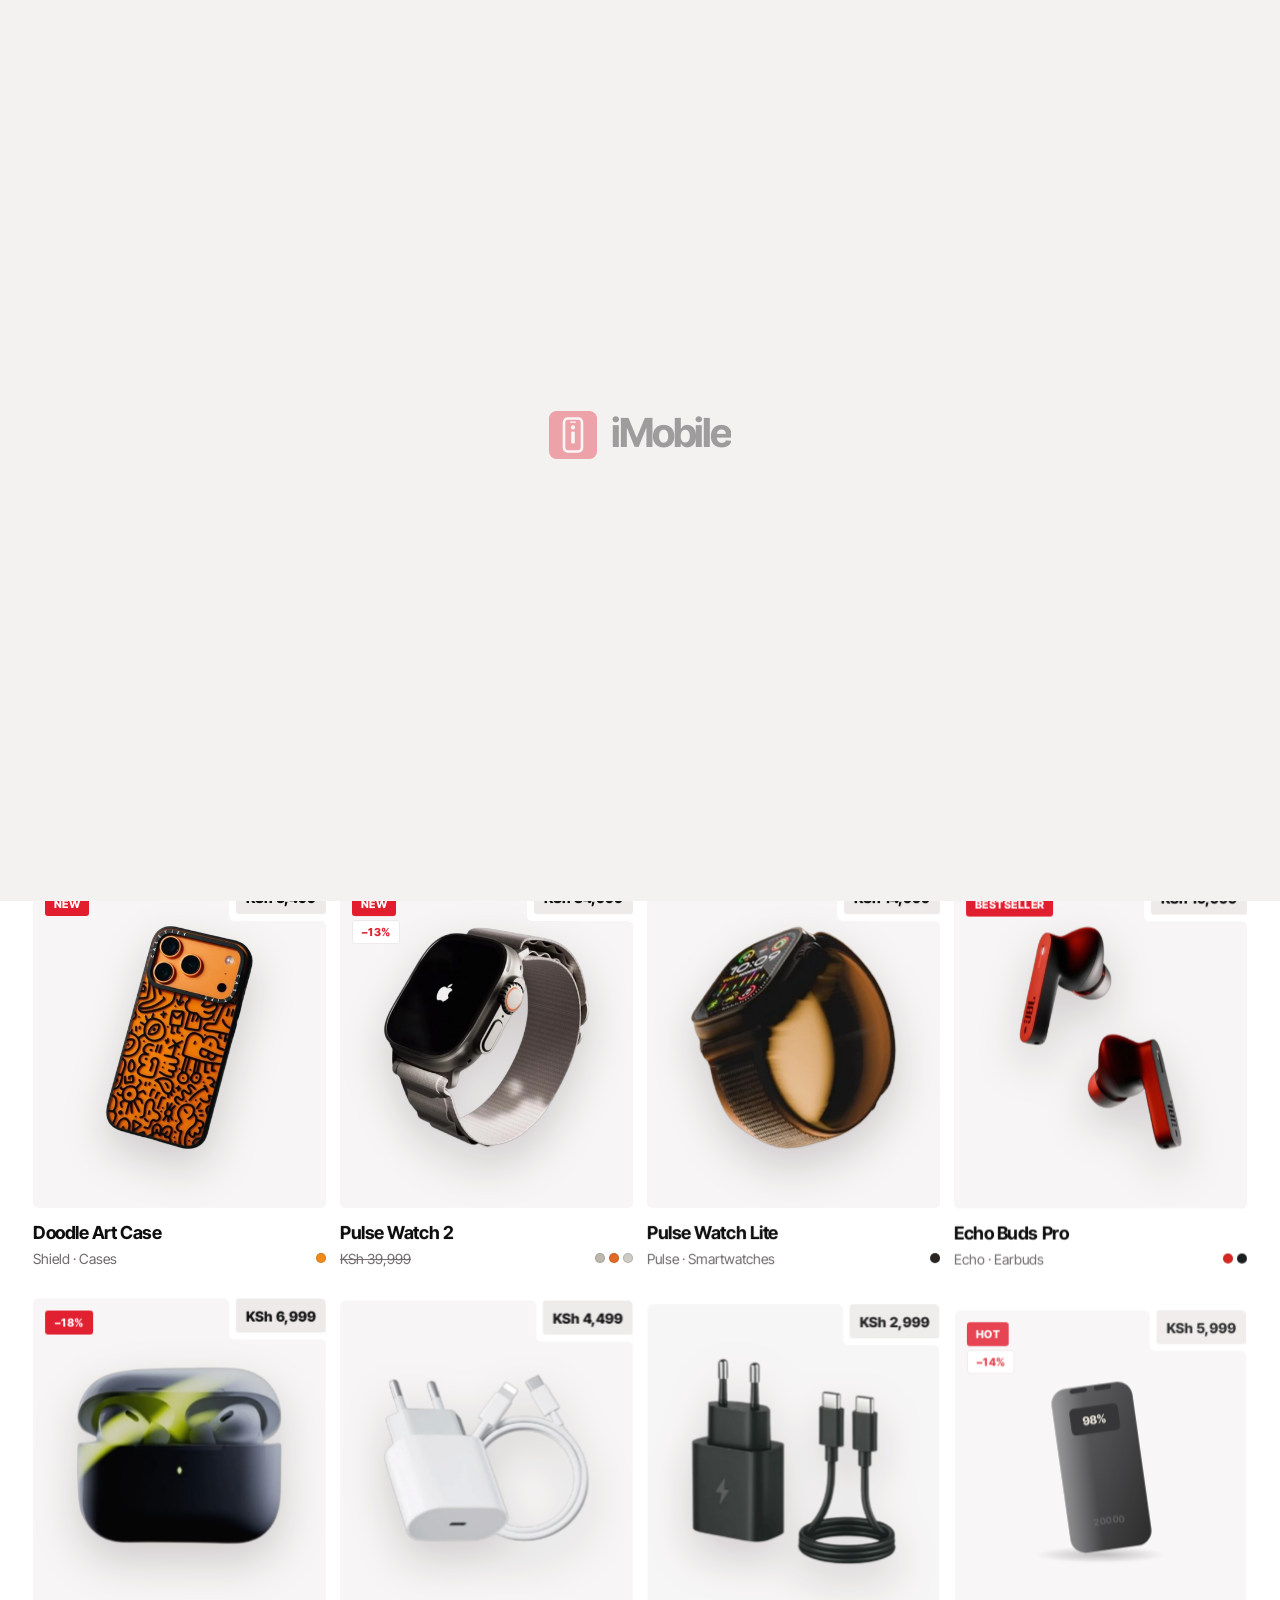
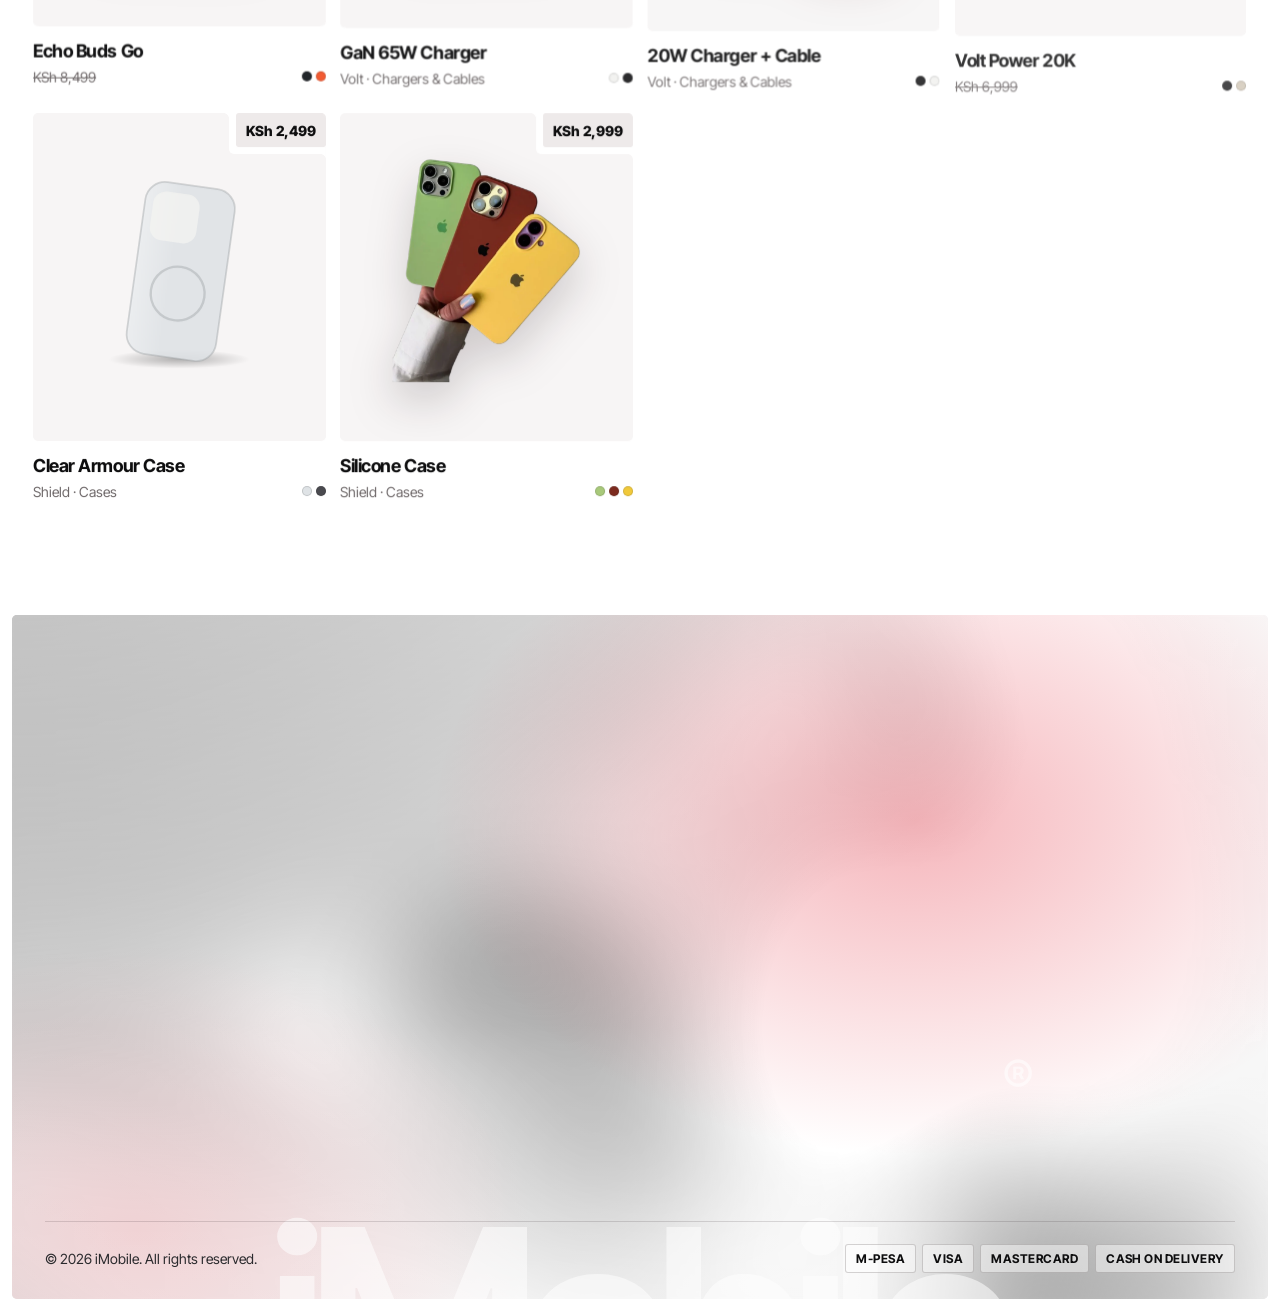
<file: accessories.html>
<!DOCTYPE html>
<html lang="en">
<head>
  <meta charset="UTF-8" />
  <meta name="viewport" content="width=device-width, initial-scale=1.0" />
  <title>Accessories — iMobile</title>
  <meta name="description" content="Smartwatches, earbuds, chargers, cases and power banks at iMobile." />

  <link rel="icon" href="assets/favicon.svg" type="image/svg+xml" />
  <link rel="icon" href="assets/favicon-32.png" sizes="32x32" type="image/png" />
  <link rel="apple-touch-icon" href="assets/apple-touch-icon.png" />
  <meta name="theme-color" content="#e11d2e" />

  <script>
    /* apply the saved theme before anything paints (no flash) */
    try {
      var t = localStorage.getItem("imobile-theme") || localStorage.getItem("imobile-theme-default");
      if (t === "dark") document.documentElement.dataset.theme = "dark";
    } catch (e) {}
  </script>
  <link rel="preconnect" href="https://fonts.googleapis.com" />
  <link rel="preconnect" href="https://fonts.gstatic.com" crossorigin />
  <link href="https://fonts.googleapis.com/css2?family=Inter+Tight:wght@400;500;600;700;800;900&display=swap" rel="stylesheet" />
  <link rel="stylesheet" href="style.css?v=202611191440" />
  <link rel="stylesheet" href="pages.css?v=202611191440" />
  <link rel="stylesheet" href="theme.css?v=202611191440" />
</head>
<body>

  <!-- preloader / page transition -->
  <div class="loader" aria-hidden="true">
    <div class="loader__grid"></div>
    <div class="loader__brand">
      <svg class="loader__mark" viewBox="0 0 64 64">
        <rect width="64" height="64" rx="10" class="logo__bg"/>
        <rect x="20" y="10" width="24" height="44" rx="5" class="logo__line"/>
        <circle cx="32" cy="22" r="2.8" class="logo__solid"/>
        <rect x="29.6" y="27.5" width="4.8" height="16" rx="1.5" class="logo__solid"/>
        <rect x="28" y="14" width="8" height="1.8" rx="0.9" class="logo__solid"/>
      </svg>
      <span class="loader__word"><span>i</span><span>M</span><span>o</span><span>b</span><span>i</span><span>l</span><span>e</span></span>
    </div>
    <p class="loader__tag">Phones · Wearables · Accessories</p>
    <p class="loader__count"><span data-pre-count>0</span>%</p>
  </div>

  <!-- custom cursor -->
  <div class="cursor" aria-hidden="true">
    <span class="cursor__dot"></span>
    <span class="cursor__ring"></span>
  </div>

    <header class="nav">
      <div class="nav__left">
        <a href="index.html" class="logo" aria-label="iMobile home">
          <svg class="logo__mark" viewBox="0 0 64 64" aria-hidden="true">
            <rect width="64" height="64" rx="10" class="logo__bg"/>
            <rect x="20" y="10" width="24" height="44" rx="5" class="logo__line"/>
            <circle cx="32" cy="22" r="2.8" class="logo__solid"/>
            <rect x="29.6" y="27.5" width="4.8" height="16" rx="1.5" class="logo__solid"/>
            <rect x="28" y="14" width="8" height="1.8" rx="0.9" class="logo__solid"/>
          </svg>
          <span class="logo__word">iMobile</span>
        </a>
        <nav class="nav__links" aria-label="Primary">
          <a href="index.html">Home</a>
          <a href="phones.html">Phones</a>
          <a href="accessories.html">Accessories</a>
          <a href="deals.html">Deals</a>
          <a href="contact.html">Contact</a>
        </nav>
      </div>

      <div class="nav__right">
        <button type="button" class="nav__icon nav__theme" data-theme-toggle aria-label="Switch to dark theme">
          <svg class="i-moon" viewBox="0 0 24 24" aria-hidden="true"><path d="M20 14.5A8 8 0 1 1 9.5 4a6.5 6.5 0 0 0 10.5 10.5Z"/></svg>
          <svg class="i-sun" viewBox="0 0 24 24" aria-hidden="true"><circle cx="12" cy="12" r="4"/><path d="M12 2v2M12 20v2M4.9 4.9l1.4 1.4M17.7 17.7l1.4 1.4M2 12h2M20 12h2M4.9 19.1l1.4-1.4M17.7 6.3l1.4-1.4"/></svg>
        </button>
        <a href="cart.html" class="nav__icon" aria-label="Cart">
          <svg viewBox="0 0 24 24" aria-hidden="true"><path d="M5 8h14l-1 12H6L5 8Z"/><path d="M9 8V6a3 3 0 0 1 6 0v2"/></svg>
          <span class="nav__count">0</span>
        </a>
        <a href="phones.html" class="nav__cta button">
          <svg viewBox="0 0 24 24" aria-hidden="true"><path d="M12 5v14M5 12h14"/></svg>
          Shop now
        </a>
        <button class="nav__menu" aria-label="Open menu" aria-expanded="false" aria-controls="site-menu">
          <span></span><span></span><span></span>
        </button>
      </div>
    </header>

    <div class="menu" id="site-menu" aria-hidden="true">
      <nav class="menu__links" aria-label="Menu">
        <a href="index.html"><span class="menu__num">01</span><span class="menu__label">Home</span><span class="menu__go"><svg viewBox="0 0 24 24" aria-hidden="true"><path d="M7 17 17 7M9 7h8v8"/></svg></span></a>
        <a href="phones.html"><span class="menu__num">02</span><span class="menu__label">Phones</span><span class="menu__go"><svg viewBox="0 0 24 24" aria-hidden="true"><path d="M7 17 17 7M9 7h8v8"/></svg></span></a>
        <a href="accessories.html"><span class="menu__num">03</span><span class="menu__label">Accessories</span><span class="menu__go"><svg viewBox="0 0 24 24" aria-hidden="true"><path d="M7 17 17 7M9 7h8v8"/></svg></span></a>
        <a href="deals.html"><span class="menu__num">04</span><span class="menu__label">Deals</span><span class="menu__go"><svg viewBox="0 0 24 24" aria-hidden="true"><path d="M7 17 17 7M9 7h8v8"/></svg></span></a>
        <a href="contact.html"><span class="menu__num">05</span><span class="menu__label">Contact</span><span class="menu__go"><svg viewBox="0 0 24 24" aria-hidden="true"><path d="M7 17 17 7M9 7h8v8"/></svg></span></a>
      </nav>
      <div class="menu__foot">
        <a href="phones.html" class="button button--block">
          <svg viewBox="0 0 24 24" aria-hidden="true"><path d="M12 5v14M5 12h14"/></svg>
          Shop now
        </a>
        <p>Need help? <a href="contact.html">Talk to us</a></p>
      </div>
    </div>


  <section class="phead wrap">
    <nav class="crumbs" aria-label="Breadcrumb" data-reveal><a href="index.html">Home</a><span>/</span><span>Accessories</span></nav>
    <h1 class="phead__title" data-reveal="1">Accessories</h1>
    <p class="phead__lede" data-reveal="2">Smartwatches, earbuds, fast chargers, power banks and cases to complete your setup.</p>
    <div class="banner banner--acc" data-reveal="2"><div class="banner__chips"><span>Smartwatches</span><span>Earbuds</span><span>Fast charging</span></div></div>
  </section>

  <section class="wrap" style="padding-bottom:clamp(72px,9vw,120px)">
    
    <div class="filters">
      <div class="filters__head">
        <h2 class="filters__title">Categories</h2>
        <div class="toolbar__right">
          <p class="toolbar__count" data-count-label>0 products</p>
          <label class="select">
            <span class="sr-only">Sort by</span>
            <select data-sort aria-label="Sort by">
              <option value="featured">Featured</option>
              <option value="low">Price: low to high</option>
              <option value="high">Price: high to low</option>
              <option value="name">Name A–Z</option>
            </select>
            <svg viewBox="0 0 24 24" aria-hidden="true"><path d="m6 9 6 6 6-6"/></svg>
          </label>
        </div>
      </div>
      <div class="chips" role="group" aria-label="Categories"><button class="chip is-active" data-filter="all">All</button></div>
    </div>

    <div class="pgrid" data-shop="accessories"></div>
  </section>


  <footer class="footer">
    <div class="wrap">
      <div class="footer__top">
        <div class="footer__brand" data-reveal>
          <a href="index.html" class="logo" aria-label="iMobile home">
            <svg class="logo__mark" viewBox="0 0 64 64" aria-hidden="true">
              <rect width="64" height="64" rx="10" class="logo__bg"/>
              <rect x="20" y="10" width="24" height="44" rx="5" class="logo__line"/>
              <circle cx="32" cy="22" r="2.8" class="logo__solid"/>
              <rect x="29.6" y="27.5" width="4.8" height="16" rx="1.5" class="logo__solid"/>
              <rect x="28" y="14" width="8" height="1.8" rx="0.9" class="logo__solid"/>
            </svg>
            <span class="logo__word">iMobile</span>
          </a>
          <p data-c="footer_about">Genuine phones, wearables and accessories, with warranty and fast delivery.</p>
          <div class="footer__social">
            <a href="#" aria-label="Instagram"><svg viewBox="0 0 24 24" aria-hidden="true"><rect x="4" y="4" width="16" height="16" rx="4.5"/><circle cx="12" cy="12" r="3.6"/><circle class="fill" cx="16.8" cy="7.2" r="1"/></svg></a>
            <a href="#" aria-label="TikTok"><svg viewBox="0 0 24 24" aria-hidden="true"><path d="M14 4v10.5a3.5 3.5 0 1 1-3.5-3.5"/><path d="M14 4c.4 2.6 2.2 4.3 5 4.5"/></svg></a>
            <a href="#" aria-label="WhatsApp"><svg viewBox="0 0 24 24" aria-hidden="true"><path d="M4 20l1.2-4A8 8 0 1 1 8.4 19L4 20Z"/></svg></a>
          </div>
        </div>
        <div data-reveal="1">
          <h4>Shop</h4>
          <ul class="footer__links">
            <li><a href="phones.html">Phones</a></li>
            <li><a href="phones.html?brand=tablets">Tablets</a></li>
            <li><a href="accessories.html?sub=Smartwatches">Smartwatches</a></li>
            <li><a href="accessories.html?sub=Earbuds">Earbuds</a></li>
            <li><a href="deals.html">Deals</a></li>
          </ul>
        </div>
        <div data-reveal="2">
          <h4>Help</h4>
          <ul class="footer__links">
            <li><a href="#">Delivery</a></li>
            <li><a href="#">Warranty &amp; repairs</a></li>
            <li><a href="#">Returns</a></li>
            <li><a href="#">Trade-in</a></li>
            <li><a href="#">FAQs</a></li>
            <li><a href="contact.html">Contact us</a></li>
          </ul>
        </div>
        <div data-reveal="3">
          <h4>Visit us</h4>
          <ul class="footer__contact">
            <li data-c="contact_address">[Your store address, City]</li>
            <li data-c="contact_hours">[Mon–Sat, 9am–7pm]</li>
            <li><a href="#" data-c="contact_phone" data-c-link="tel">[+254 7XX XXX XXX]</a></li>
            <li><a href="#" data-c="contact_email" data-c-link="mailto">[hello@yourstore.co.ke]</a></li>
          </ul>
        </div>
      </div>
    </div>
    <div class="footer__word" aria-hidden="true">iMobile<sup>&reg;</sup></div>
    <div class="wrap">
      <div class="footer__bottom">
        <p>&copy; <span data-year>2026</span> iMobile. All rights reserved.</p>
        <ul class="pay" aria-label="Payment methods">
          <li>M-PESA</li><li>VISA</li><li>MASTERCARD</li><li>CASH ON DELIVERY</li>
        </ul>
      </div>
    </div>
  </footer>

  <script src="assets/vendor/lenis.min.js?v=202611191440"></script>
  <script src="assets/vendor/gsap.min.js?v=202611191440"></script>
  <script src="assets/vendor/ScrollTrigger.min.js?v=202611191440"></script>
  <script src="assets/vendor/SplitText.min.js?v=202611191440"></script>
  <script src="motion.js?v=202611191440"></script>
  <script src="config.js?v=202611191440"></script>
  <script src="data.js?v=202611191440"></script>
  <script src="store.js?v=202611191440"></script>
  <script src="script.js?v=202611191440"></script>
  <script src="shop.js?v=202611191440"></script>
</body>
</html>
</file>
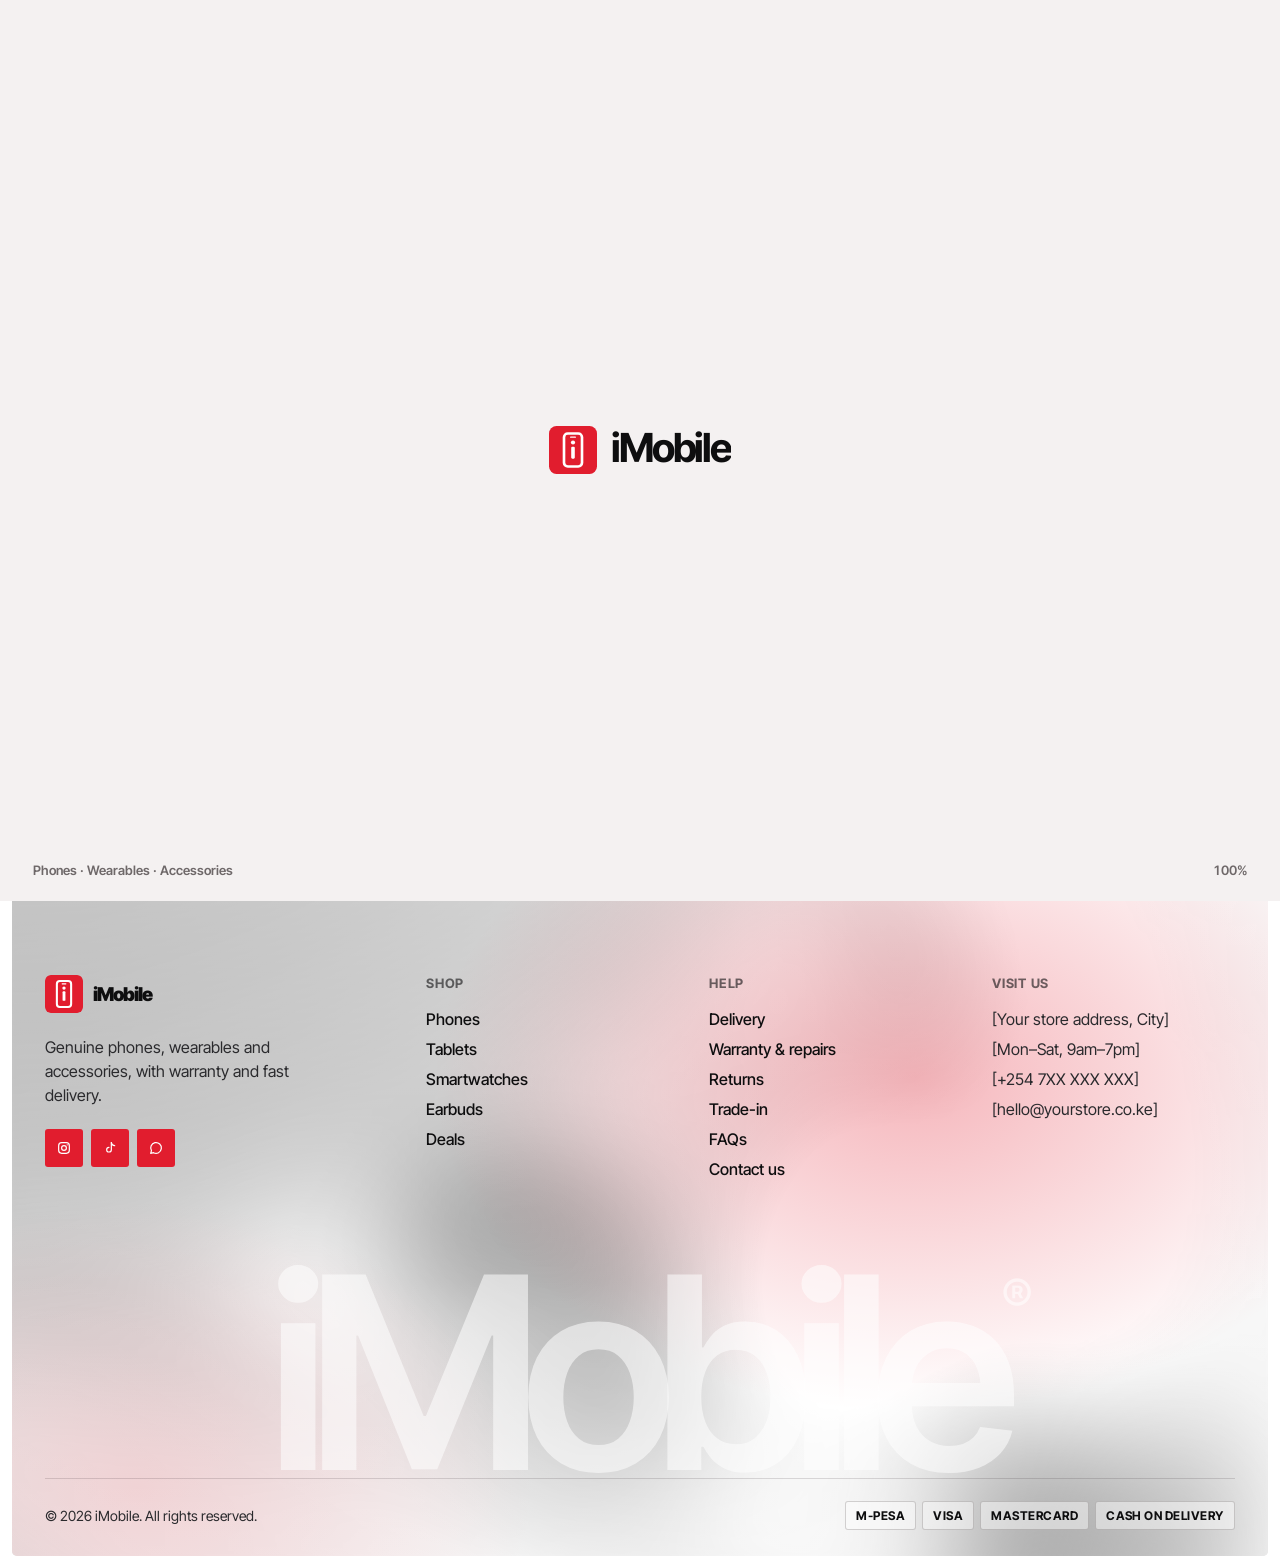
<file: cart.html>
<!DOCTYPE html>
<html lang="en">
<head>
  <meta charset="UTF-8" />
  <meta name="viewport" content="width=device-width, initial-scale=1.0" />
  <title>Cart — iMobile</title>
  <meta name="description" content="Your iMobile shopping cart." />

  <link rel="icon" href="assets/favicon.svg" type="image/svg+xml" />
  <link rel="icon" href="assets/favicon-32.png" sizes="32x32" type="image/png" />
  <link rel="apple-touch-icon" href="assets/apple-touch-icon.png" />
  <meta name="theme-color" content="#e11d2e" />

  <script>
    /* apply the saved theme before anything paints (no flash) */
    try {
      var t = localStorage.getItem("imobile-theme") || localStorage.getItem("imobile-theme-default");
      if (t === "dark") document.documentElement.dataset.theme = "dark";
    } catch (e) {}
  </script>
  <link rel="preconnect" href="https://fonts.googleapis.com" />
  <link rel="preconnect" href="https://fonts.gstatic.com" crossorigin />
  <link href="https://fonts.googleapis.com/css2?family=Inter+Tight:wght@400;500;600;700;800;900&display=swap" rel="stylesheet" />
  <link rel="stylesheet" href="style.css?v=202611191440" />
  <link rel="stylesheet" href="pages.css?v=202611191440" />
  <link rel="stylesheet" href="theme.css?v=202611191440" />
</head>
<body>

  <!-- preloader / page transition -->
  <div class="loader" aria-hidden="true">
    <div class="loader__grid"></div>
    <div class="loader__brand">
      <svg class="loader__mark" viewBox="0 0 64 64">
        <rect width="64" height="64" rx="10" class="logo__bg"/>
        <rect x="20" y="10" width="24" height="44" rx="5" class="logo__line"/>
        <circle cx="32" cy="22" r="2.8" class="logo__solid"/>
        <rect x="29.6" y="27.5" width="4.8" height="16" rx="1.5" class="logo__solid"/>
        <rect x="28" y="14" width="8" height="1.8" rx="0.9" class="logo__solid"/>
      </svg>
      <span class="loader__word"><span>i</span><span>M</span><span>o</span><span>b</span><span>i</span><span>l</span><span>e</span></span>
    </div>
    <p class="loader__tag">Phones · Wearables · Accessories</p>
    <p class="loader__count"><span data-pre-count>0</span>%</p>
  </div>

  <!-- custom cursor -->
  <div class="cursor" aria-hidden="true">
    <span class="cursor__dot"></span>
    <span class="cursor__ring"></span>
  </div>

    <header class="nav">
      <div class="nav__left">
        <a href="index.html" class="logo" aria-label="iMobile home">
          <svg class="logo__mark" viewBox="0 0 64 64" aria-hidden="true">
            <rect width="64" height="64" rx="10" class="logo__bg"/>
            <rect x="20" y="10" width="24" height="44" rx="5" class="logo__line"/>
            <circle cx="32" cy="22" r="2.8" class="logo__solid"/>
            <rect x="29.6" y="27.5" width="4.8" height="16" rx="1.5" class="logo__solid"/>
            <rect x="28" y="14" width="8" height="1.8" rx="0.9" class="logo__solid"/>
          </svg>
          <span class="logo__word">iMobile</span>
        </a>
        <nav class="nav__links" aria-label="Primary">
          <a href="index.html">Home</a>
          <a href="phones.html">Phones</a>
          <a href="accessories.html">Accessories</a>
          <a href="deals.html">Deals</a>
          <a href="contact.html">Contact</a>
        </nav>
      </div>

      <div class="nav__right">
        <button type="button" class="nav__icon nav__theme" data-theme-toggle aria-label="Switch to dark theme">
          <svg class="i-moon" viewBox="0 0 24 24" aria-hidden="true"><path d="M20 14.5A8 8 0 1 1 9.5 4a6.5 6.5 0 0 0 10.5 10.5Z"/></svg>
          <svg class="i-sun" viewBox="0 0 24 24" aria-hidden="true"><circle cx="12" cy="12" r="4"/><path d="M12 2v2M12 20v2M4.9 4.9l1.4 1.4M17.7 17.7l1.4 1.4M2 12h2M20 12h2M4.9 19.1l1.4-1.4M17.7 6.3l1.4-1.4"/></svg>
        </button>
        <a href="cart.html" class="nav__icon" aria-label="Cart">
          <svg viewBox="0 0 24 24" aria-hidden="true"><path d="M5 8h14l-1 12H6L5 8Z"/><path d="M9 8V6a3 3 0 0 1 6 0v2"/></svg>
          <span class="nav__count">0</span>
        </a>
        <a href="phones.html" class="nav__cta button">
          <svg viewBox="0 0 24 24" aria-hidden="true"><path d="M12 5v14M5 12h14"/></svg>
          Shop now
        </a>
        <button class="nav__menu" aria-label="Open menu" aria-expanded="false" aria-controls="site-menu">
          <span></span><span></span><span></span>
        </button>
      </div>
    </header>

    <div class="menu" id="site-menu" aria-hidden="true">
      <nav class="menu__links" aria-label="Menu">
        <a href="index.html"><span class="menu__num">01</span><span class="menu__label">Home</span><span class="menu__go"><svg viewBox="0 0 24 24" aria-hidden="true"><path d="M7 17 17 7M9 7h8v8"/></svg></span></a>
        <a href="phones.html"><span class="menu__num">02</span><span class="menu__label">Phones</span><span class="menu__go"><svg viewBox="0 0 24 24" aria-hidden="true"><path d="M7 17 17 7M9 7h8v8"/></svg></span></a>
        <a href="accessories.html"><span class="menu__num">03</span><span class="menu__label">Accessories</span><span class="menu__go"><svg viewBox="0 0 24 24" aria-hidden="true"><path d="M7 17 17 7M9 7h8v8"/></svg></span></a>
        <a href="deals.html"><span class="menu__num">04</span><span class="menu__label">Deals</span><span class="menu__go"><svg viewBox="0 0 24 24" aria-hidden="true"><path d="M7 17 17 7M9 7h8v8"/></svg></span></a>
        <a href="contact.html"><span class="menu__num">05</span><span class="menu__label">Contact</span><span class="menu__go"><svg viewBox="0 0 24 24" aria-hidden="true"><path d="M7 17 17 7M9 7h8v8"/></svg></span></a>
      </nav>
      <div class="menu__foot">
        <a href="phones.html" class="button button--block">
          <svg viewBox="0 0 24 24" aria-hidden="true"><path d="M12 5v14M5 12h14"/></svg>
          Shop now
        </a>
        <p>Need help? <a href="contact.html">Talk to us</a></p>
      </div>
    </div>


  <section class="phead wrap">
    <nav class="crumbs" aria-label="Breadcrumb" data-reveal><a href="index.html">Home</a><span>/</span><span>Cart</span></nav>
    <h1 class="phead__title" data-reveal="1">Your cart</h1>
    <p class="phead__lede" data-reveal="2">Review your items, then check out with M-Pesa, card or cash on delivery.</p>
    
  </section>

  <section class="wrap cart" data-cart>
    <div class="cart__list" data-cart-list></div>

    <aside class="summary" data-cart-summary>
      <h2>Summary</h2>
      <dl>
        <dt>Subtotal</dt><dd data-sub>KSh 0</dd>
        <dt>Delivery</dt><dd data-ship>KSh 0</dd>
      </dl>
      <div class="summary__total"><span>Total</span><strong data-total>KSh 0</strong></div>
      <a href="#" class="button button--light button--block" data-checkout>Checkout <svg viewBox="0 0 24 24" aria-hidden="true"><path d="M7 17 17 7M9 7h8v8"/></svg></a>
      <p class="summary__note" data-free-note></p>
      <div class="progress" aria-hidden="true"><span data-free-bar style="width:0%"></span></div>
    </aside>
  </section>


  <footer class="footer">
    <div class="wrap">
      <div class="footer__top">
        <div class="footer__brand" data-reveal>
          <a href="index.html" class="logo" aria-label="iMobile home">
            <svg class="logo__mark" viewBox="0 0 64 64" aria-hidden="true">
              <rect width="64" height="64" rx="10" class="logo__bg"/>
              <rect x="20" y="10" width="24" height="44" rx="5" class="logo__line"/>
              <circle cx="32" cy="22" r="2.8" class="logo__solid"/>
              <rect x="29.6" y="27.5" width="4.8" height="16" rx="1.5" class="logo__solid"/>
              <rect x="28" y="14" width="8" height="1.8" rx="0.9" class="logo__solid"/>
            </svg>
            <span class="logo__word">iMobile</span>
          </a>
          <p data-c="footer_about">Genuine phones, wearables and accessories, with warranty and fast delivery.</p>
          <div class="footer__social">
            <a href="#" aria-label="Instagram"><svg viewBox="0 0 24 24" aria-hidden="true"><rect x="4" y="4" width="16" height="16" rx="4.5"/><circle cx="12" cy="12" r="3.6"/><circle class="fill" cx="16.8" cy="7.2" r="1"/></svg></a>
            <a href="#" aria-label="TikTok"><svg viewBox="0 0 24 24" aria-hidden="true"><path d="M14 4v10.5a3.5 3.5 0 1 1-3.5-3.5"/><path d="M14 4c.4 2.6 2.2 4.3 5 4.5"/></svg></a>
            <a href="#" aria-label="WhatsApp"><svg viewBox="0 0 24 24" aria-hidden="true"><path d="M4 20l1.2-4A8 8 0 1 1 8.4 19L4 20Z"/></svg></a>
          </div>
        </div>
        <div data-reveal="1">
          <h4>Shop</h4>
          <ul class="footer__links">
            <li><a href="phones.html">Phones</a></li>
            <li><a href="phones.html?brand=tablets">Tablets</a></li>
            <li><a href="accessories.html?sub=Smartwatches">Smartwatches</a></li>
            <li><a href="accessories.html?sub=Earbuds">Earbuds</a></li>
            <li><a href="deals.html">Deals</a></li>
          </ul>
        </div>
        <div data-reveal="2">
          <h4>Help</h4>
          <ul class="footer__links">
            <li><a href="#">Delivery</a></li>
            <li><a href="#">Warranty &amp; repairs</a></li>
            <li><a href="#">Returns</a></li>
            <li><a href="#">Trade-in</a></li>
            <li><a href="#">FAQs</a></li>
            <li><a href="contact.html">Contact us</a></li>
          </ul>
        </div>
        <div data-reveal="3">
          <h4>Visit us</h4>
          <ul class="footer__contact">
            <li data-c="contact_address">[Your store address, City]</li>
            <li data-c="contact_hours">[Mon–Sat, 9am–7pm]</li>
            <li><a href="#" data-c="contact_phone" data-c-link="tel">[+254 7XX XXX XXX]</a></li>
            <li><a href="#" data-c="contact_email" data-c-link="mailto">[hello@yourstore.co.ke]</a></li>
          </ul>
        </div>
      </div>
    </div>
    <div class="footer__word" aria-hidden="true">iMobile<sup>&reg;</sup></div>
    <div class="wrap">
      <div class="footer__bottom">
        <p>&copy; <span data-year>2026</span> iMobile. All rights reserved.</p>
        <ul class="pay" aria-label="Payment methods">
          <li>M-PESA</li><li>VISA</li><li>MASTERCARD</li><li>CASH ON DELIVERY</li>
        </ul>
      </div>
    </div>
  </footer>

  <script src="assets/vendor/lenis.min.js?v=202611191440"></script>
  <script src="assets/vendor/gsap.min.js?v=202611191440"></script>
  <script src="assets/vendor/ScrollTrigger.min.js?v=202611191440"></script>
  <script src="assets/vendor/SplitText.min.js?v=202611191440"></script>
  <script src="motion.js?v=202611191440"></script>
  <script src="config.js?v=202611191440"></script>
  <script src="data.js?v=202611191440"></script>
  <script src="store.js?v=202611191440"></script>
  <script src="script.js?v=202611191440"></script>
  <script src="cart.js?v=202611191440"></script>
</body>
</html>
</file>
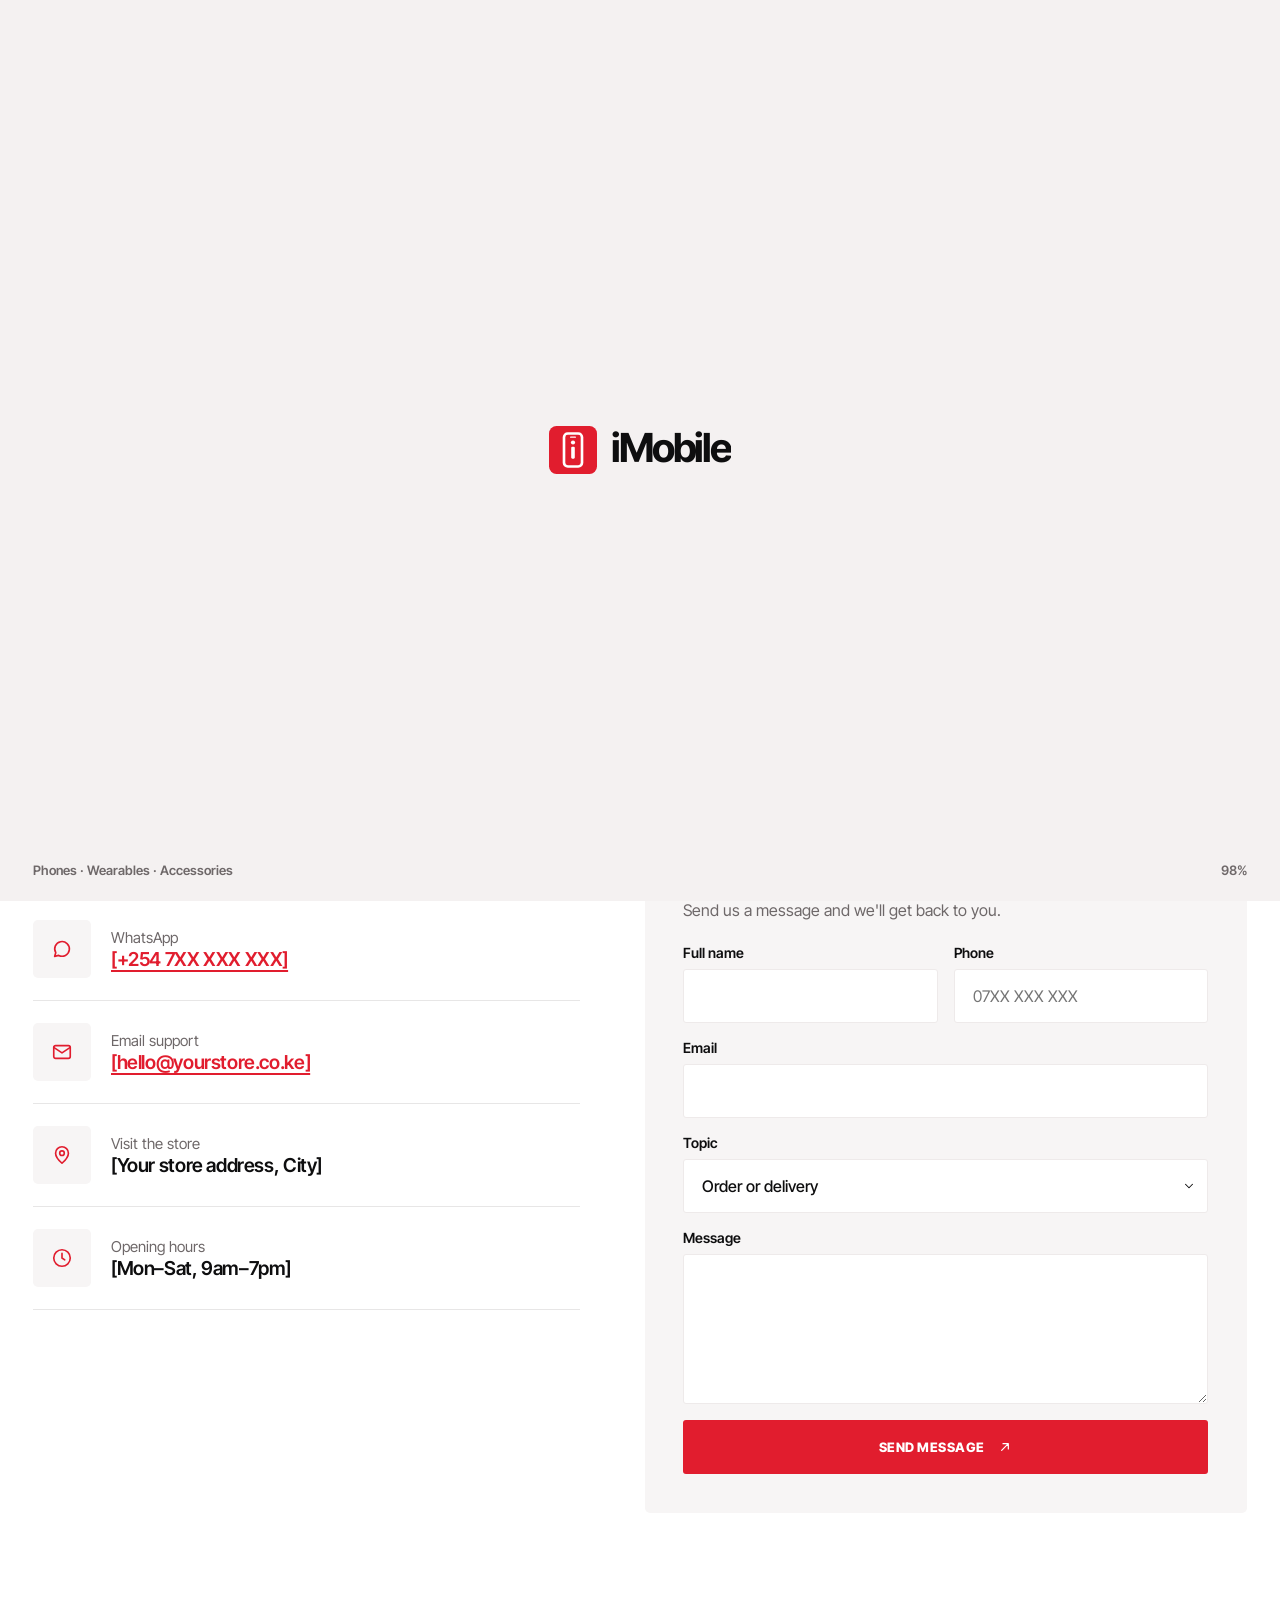
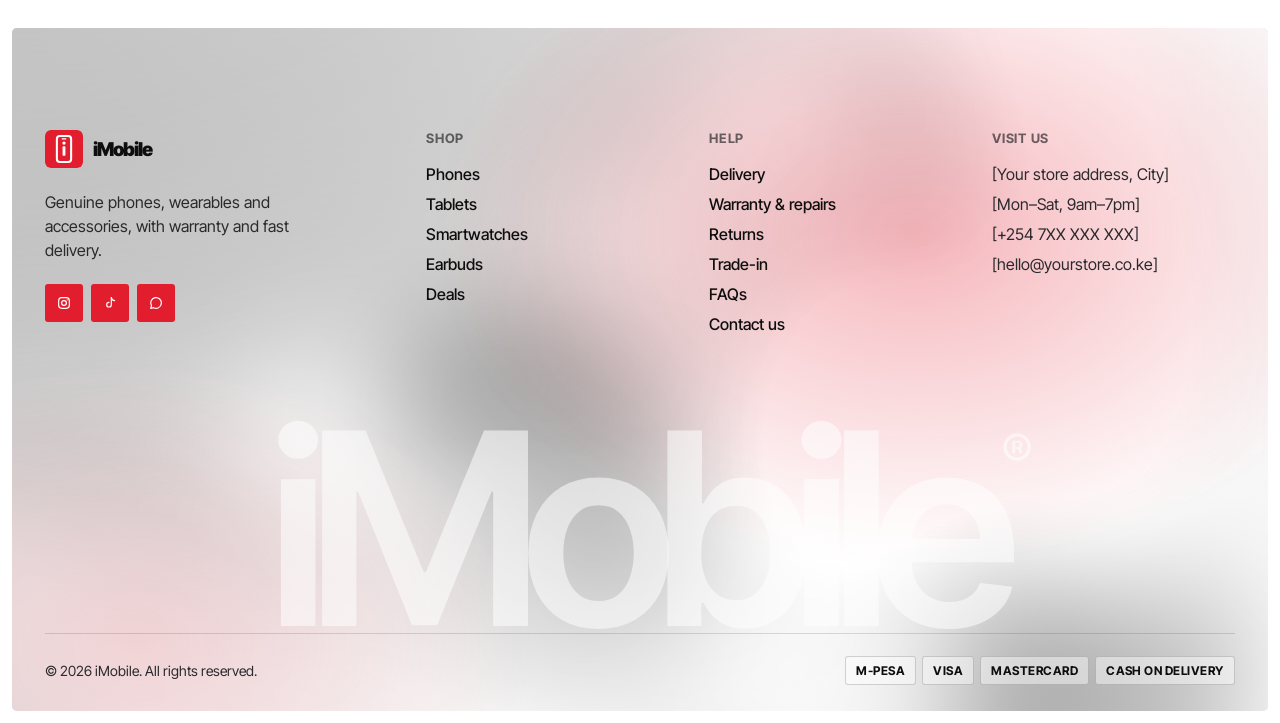
<file: contact.html>
<!DOCTYPE html>
<html lang="en">
<head>
  <meta charset="UTF-8" />
  <meta name="viewport" content="width=device-width, initial-scale=1.0" />
  <title>Contact — iMobile</title>
  <meta name="description" content="Get in touch with iMobile — orders, product questions, warranty and trade-ins." />

  <link rel="icon" href="assets/favicon.svg" type="image/svg+xml" />
  <link rel="icon" href="assets/favicon-32.png" sizes="32x32" type="image/png" />
  <link rel="apple-touch-icon" href="assets/apple-touch-icon.png" />
  <meta name="theme-color" content="#e11d2e" />

  <script>
    /* apply the saved theme before anything paints (no flash) */
    try {
      var t = localStorage.getItem("imobile-theme") || localStorage.getItem("imobile-theme-default");
      if (t === "dark") document.documentElement.dataset.theme = "dark";
    } catch (e) {}
  </script>
  <link rel="preconnect" href="https://fonts.googleapis.com" />
  <link rel="preconnect" href="https://fonts.gstatic.com" crossorigin />
  <link href="https://fonts.googleapis.com/css2?family=Inter+Tight:wght@400;500;600;700;800;900&display=swap" rel="stylesheet" />
  <link rel="stylesheet" href="style.css?v=202611191440" />
  <link rel="stylesheet" href="pages.css?v=202611191440" />
  <link rel="stylesheet" href="theme.css?v=202611191440" />
</head>
<body>

  <!-- preloader / page transition -->
  <div class="loader" aria-hidden="true">
    <div class="loader__grid"></div>
    <div class="loader__brand">
      <svg class="loader__mark" viewBox="0 0 64 64">
        <rect width="64" height="64" rx="10" class="logo__bg"/>
        <rect x="20" y="10" width="24" height="44" rx="5" class="logo__line"/>
        <circle cx="32" cy="22" r="2.8" class="logo__solid"/>
        <rect x="29.6" y="27.5" width="4.8" height="16" rx="1.5" class="logo__solid"/>
        <rect x="28" y="14" width="8" height="1.8" rx="0.9" class="logo__solid"/>
      </svg>
      <span class="loader__word"><span>i</span><span>M</span><span>o</span><span>b</span><span>i</span><span>l</span><span>e</span></span>
    </div>
    <p class="loader__tag">Phones · Wearables · Accessories</p>
    <p class="loader__count"><span data-pre-count>0</span>%</p>
  </div>

  <!-- custom cursor -->
  <div class="cursor" aria-hidden="true">
    <span class="cursor__dot"></span>
    <span class="cursor__ring"></span>
  </div>

    <header class="nav">
      <div class="nav__left">
        <a href="index.html" class="logo" aria-label="iMobile home">
          <svg class="logo__mark" viewBox="0 0 64 64" aria-hidden="true">
            <rect width="64" height="64" rx="10" class="logo__bg"/>
            <rect x="20" y="10" width="24" height="44" rx="5" class="logo__line"/>
            <circle cx="32" cy="22" r="2.8" class="logo__solid"/>
            <rect x="29.6" y="27.5" width="4.8" height="16" rx="1.5" class="logo__solid"/>
            <rect x="28" y="14" width="8" height="1.8" rx="0.9" class="logo__solid"/>
          </svg>
          <span class="logo__word">iMobile</span>
        </a>
        <nav class="nav__links" aria-label="Primary">
          <a href="index.html">Home</a>
          <a href="phones.html">Phones</a>
          <a href="accessories.html">Accessories</a>
          <a href="deals.html">Deals</a>
          <a href="contact.html">Contact</a>
        </nav>
      </div>

      <div class="nav__right">
        <button type="button" class="nav__icon nav__theme" data-theme-toggle aria-label="Switch to dark theme">
          <svg class="i-moon" viewBox="0 0 24 24" aria-hidden="true"><path d="M20 14.5A8 8 0 1 1 9.5 4a6.5 6.5 0 0 0 10.5 10.5Z"/></svg>
          <svg class="i-sun" viewBox="0 0 24 24" aria-hidden="true"><circle cx="12" cy="12" r="4"/><path d="M12 2v2M12 20v2M4.9 4.9l1.4 1.4M17.7 17.7l1.4 1.4M2 12h2M20 12h2M4.9 19.1l1.4-1.4M17.7 6.3l1.4-1.4"/></svg>
        </button>
        <a href="cart.html" class="nav__icon" aria-label="Cart">
          <svg viewBox="0 0 24 24" aria-hidden="true"><path d="M5 8h14l-1 12H6L5 8Z"/><path d="M9 8V6a3 3 0 0 1 6 0v2"/></svg>
          <span class="nav__count">0</span>
        </a>
        <a href="phones.html" class="nav__cta button">
          <svg viewBox="0 0 24 24" aria-hidden="true"><path d="M12 5v14M5 12h14"/></svg>
          Shop now
        </a>
        <button class="nav__menu" aria-label="Open menu" aria-expanded="false" aria-controls="site-menu">
          <span></span><span></span><span></span>
        </button>
      </div>
    </header>

    <div class="menu" id="site-menu" aria-hidden="true">
      <nav class="menu__links" aria-label="Menu">
        <a href="index.html"><span class="menu__num">01</span><span class="menu__label">Home</span><span class="menu__go"><svg viewBox="0 0 24 24" aria-hidden="true"><path d="M7 17 17 7M9 7h8v8"/></svg></span></a>
        <a href="phones.html"><span class="menu__num">02</span><span class="menu__label">Phones</span><span class="menu__go"><svg viewBox="0 0 24 24" aria-hidden="true"><path d="M7 17 17 7M9 7h8v8"/></svg></span></a>
        <a href="accessories.html"><span class="menu__num">03</span><span class="menu__label">Accessories</span><span class="menu__go"><svg viewBox="0 0 24 24" aria-hidden="true"><path d="M7 17 17 7M9 7h8v8"/></svg></span></a>
        <a href="deals.html"><span class="menu__num">04</span><span class="menu__label">Deals</span><span class="menu__go"><svg viewBox="0 0 24 24" aria-hidden="true"><path d="M7 17 17 7M9 7h8v8"/></svg></span></a>
        <a href="contact.html"><span class="menu__num">05</span><span class="menu__label">Contact</span><span class="menu__go"><svg viewBox="0 0 24 24" aria-hidden="true"><path d="M7 17 17 7M9 7h8v8"/></svg></span></a>
      </nav>
      <div class="menu__foot">
        <a href="phones.html" class="button button--block">
          <svg viewBox="0 0 24 24" aria-hidden="true"><path d="M12 5v14M5 12h14"/></svg>
          Shop now
        </a>
        <p>Need help? <a href="contact.html">Talk to us</a></p>
      </div>
    </div>


  <section class="phead wrap">
    <nav class="crumbs" aria-label="Breadcrumb" data-reveal><a href="index.html">Home</a><span>/</span><span>Contact</span></nav>
    <h1 class="phead__title" data-reveal="1">Contact</h1>
    <p class="phead__lede" data-reveal="2">Orders, product questions, warranty or trade-ins — we're happy to help.</p>
    
  </section>

  <section class="wrap contact">
    <div class="connect cut" data-reveal>
      <span class="cut__notch"><span class="connect__logo">iMobile<sup>&reg;</sup></span></span>
      <h2>Let's connect</h2>
      <p>We're here to help with anything — orders, product questions or general support.</p>
    </div>

    <div class="contact__grid">
      <ul class="clist">
        <li data-reveal="0">
          <span class="cicon"><svg viewBox="0 0 24 24" aria-hidden="true"><path d="M5 4h4l2 5-2.5 1.5a11 11 0 0 0 5 5L15 13l5 2v4a2 2 0 0 1-2 2A16 16 0 0 1 3 6a2 2 0 0 1 2-2"/></svg></span>
          <div><small>Call us</small><a href="#" data-c="contact_phone" data-c-link="tel">[+254 7XX XXX XXX]</a></div>
        </li>
        <li data-reveal="1">
          <span class="cicon"><svg viewBox="0 0 24 24" aria-hidden="true"><path d="M4 20l1.2-4A8 8 0 1 1 8.4 19L4 20Z"/></svg></span>
          <div><small>WhatsApp</small><a href="#" data-c="contact_whatsapp" data-c-link="wa">[+254 7XX XXX XXX]</a></div>
        </li>
        <li data-reveal="2">
          <span class="cicon"><svg viewBox="0 0 24 24" aria-hidden="true"><rect x="3" y="5" width="18" height="14" rx="2"/><path d="m3 7 9 6 9-6"/></svg></span>
          <div><small>Email support</small><a href="#" data-c="contact_email" data-c-link="mailto">[hello@yourstore.co.ke]</a></div>
        </li>
        <li data-reveal="0">
          <span class="cicon"><svg viewBox="0 0 24 24" aria-hidden="true"><path d="M12 21s-7-6.2-7-11a7 7 0 0 1 14 0c0 4.8-7 11-7 11Z"/><circle cx="12" cy="10" r="2.5"/></svg></span>
          <div><small>Visit the store</small><span data-c="contact_address">[Your store address, City]</span></div>
        </li>
        <li data-reveal="1">
          <span class="cicon"><svg viewBox="0 0 24 24" aria-hidden="true"><circle cx="12" cy="12" r="9"/><path d="M12 7v5l3 2"/></svg></span>
          <div><small>Opening hours</small><span data-c="contact_hours">[Mon–Sat, 9am–7pm]</span></div>
        </li>
      </ul>

      <form class="cform" data-contact novalidate>
        <h2 class="stitle">We're here to help!</h2>
        <p class="ssub">Send us a message and we'll get back to you.</p>

        <div class="cform__row">
          <label class="cfield"><span>Full name</span><input class="field" name="name" autocomplete="name" required /></label>
          <label class="cfield"><span>Phone</span><input class="field" name="phone" type="tel" autocomplete="tel" placeholder="07XX XXX XXX" /></label>
        </div>
        <label class="cfield"><span>Email</span><input class="field" name="email" type="email" autocomplete="email" required /></label>
        <label class="cfield"><span>Topic</span>
          <span class="select select--full">
            <select class="field" name="topic">
              <option>Order or delivery</option>
              <option>Product question</option>
              <option>Warranty &amp; repairs</option>
              <option>Trade-in</option>
              <option>Something else</option>
            </select>
            <svg viewBox="0 0 24 24" aria-hidden="true"><path d="m6 9 6 6 6-6"/></svg>
          </span>
        </label>
        <label class="cfield"><span>Message</span><textarea class="field" name="message" rows="5" required></textarea></label>
        <button class="button button--block" type="submit">Send message <svg viewBox="0 0 24 24" aria-hidden="true"><path d="M7 17 17 7M9 7h8v8"/></svg></button>
      </form>
    </div>
  </section>


  <footer class="footer">
    <div class="wrap">
      <div class="footer__top">
        <div class="footer__brand" data-reveal>
          <a href="index.html" class="logo" aria-label="iMobile home">
            <svg class="logo__mark" viewBox="0 0 64 64" aria-hidden="true">
              <rect width="64" height="64" rx="10" class="logo__bg"/>
              <rect x="20" y="10" width="24" height="44" rx="5" class="logo__line"/>
              <circle cx="32" cy="22" r="2.8" class="logo__solid"/>
              <rect x="29.6" y="27.5" width="4.8" height="16" rx="1.5" class="logo__solid"/>
              <rect x="28" y="14" width="8" height="1.8" rx="0.9" class="logo__solid"/>
            </svg>
            <span class="logo__word">iMobile</span>
          </a>
          <p data-c="footer_about">Genuine phones, wearables and accessories, with warranty and fast delivery.</p>
          <div class="footer__social">
            <a href="#" aria-label="Instagram"><svg viewBox="0 0 24 24" aria-hidden="true"><rect x="4" y="4" width="16" height="16" rx="4.5"/><circle cx="12" cy="12" r="3.6"/><circle class="fill" cx="16.8" cy="7.2" r="1"/></svg></a>
            <a href="#" aria-label="TikTok"><svg viewBox="0 0 24 24" aria-hidden="true"><path d="M14 4v10.5a3.5 3.5 0 1 1-3.5-3.5"/><path d="M14 4c.4 2.6 2.2 4.3 5 4.5"/></svg></a>
            <a href="#" aria-label="WhatsApp"><svg viewBox="0 0 24 24" aria-hidden="true"><path d="M4 20l1.2-4A8 8 0 1 1 8.4 19L4 20Z"/></svg></a>
          </div>
        </div>
        <div data-reveal="1">
          <h4>Shop</h4>
          <ul class="footer__links">
            <li><a href="phones.html">Phones</a></li>
            <li><a href="phones.html?brand=tablets">Tablets</a></li>
            <li><a href="accessories.html?sub=Smartwatches">Smartwatches</a></li>
            <li><a href="accessories.html?sub=Earbuds">Earbuds</a></li>
            <li><a href="deals.html">Deals</a></li>
          </ul>
        </div>
        <div data-reveal="2">
          <h4>Help</h4>
          <ul class="footer__links">
            <li><a href="#">Delivery</a></li>
            <li><a href="#">Warranty &amp; repairs</a></li>
            <li><a href="#">Returns</a></li>
            <li><a href="#">Trade-in</a></li>
            <li><a href="#">FAQs</a></li>
            <li><a href="contact.html">Contact us</a></li>
          </ul>
        </div>
        <div data-reveal="3">
          <h4>Visit us</h4>
          <ul class="footer__contact">
            <li data-c="contact_address">[Your store address, City]</li>
            <li data-c="contact_hours">[Mon–Sat, 9am–7pm]</li>
            <li><a href="#" data-c="contact_phone" data-c-link="tel">[+254 7XX XXX XXX]</a></li>
            <li><a href="#" data-c="contact_email" data-c-link="mailto">[hello@yourstore.co.ke]</a></li>
          </ul>
        </div>
      </div>
    </div>
    <div class="footer__word" aria-hidden="true">iMobile<sup>&reg;</sup></div>
    <div class="wrap">
      <div class="footer__bottom">
        <p>&copy; <span data-year>2026</span> iMobile. All rights reserved.</p>
        <ul class="pay" aria-label="Payment methods">
          <li>M-PESA</li><li>VISA</li><li>MASTERCARD</li><li>CASH ON DELIVERY</li>
        </ul>
      </div>
    </div>
  </footer>

  <script src="assets/vendor/lenis.min.js?v=202611191440"></script>
  <script src="assets/vendor/gsap.min.js?v=202611191440"></script>
  <script src="assets/vendor/ScrollTrigger.min.js?v=202611191440"></script>
  <script src="assets/vendor/SplitText.min.js?v=202611191440"></script>
  <script src="motion.js?v=202611191440"></script>
  <script src="config.js?v=202611191440"></script>
  <script src="data.js?v=202611191440"></script>
  <script src="store.js?v=202611191440"></script>
  <script src="script.js?v=202611191440"></script>
</body>
</html>
</file>
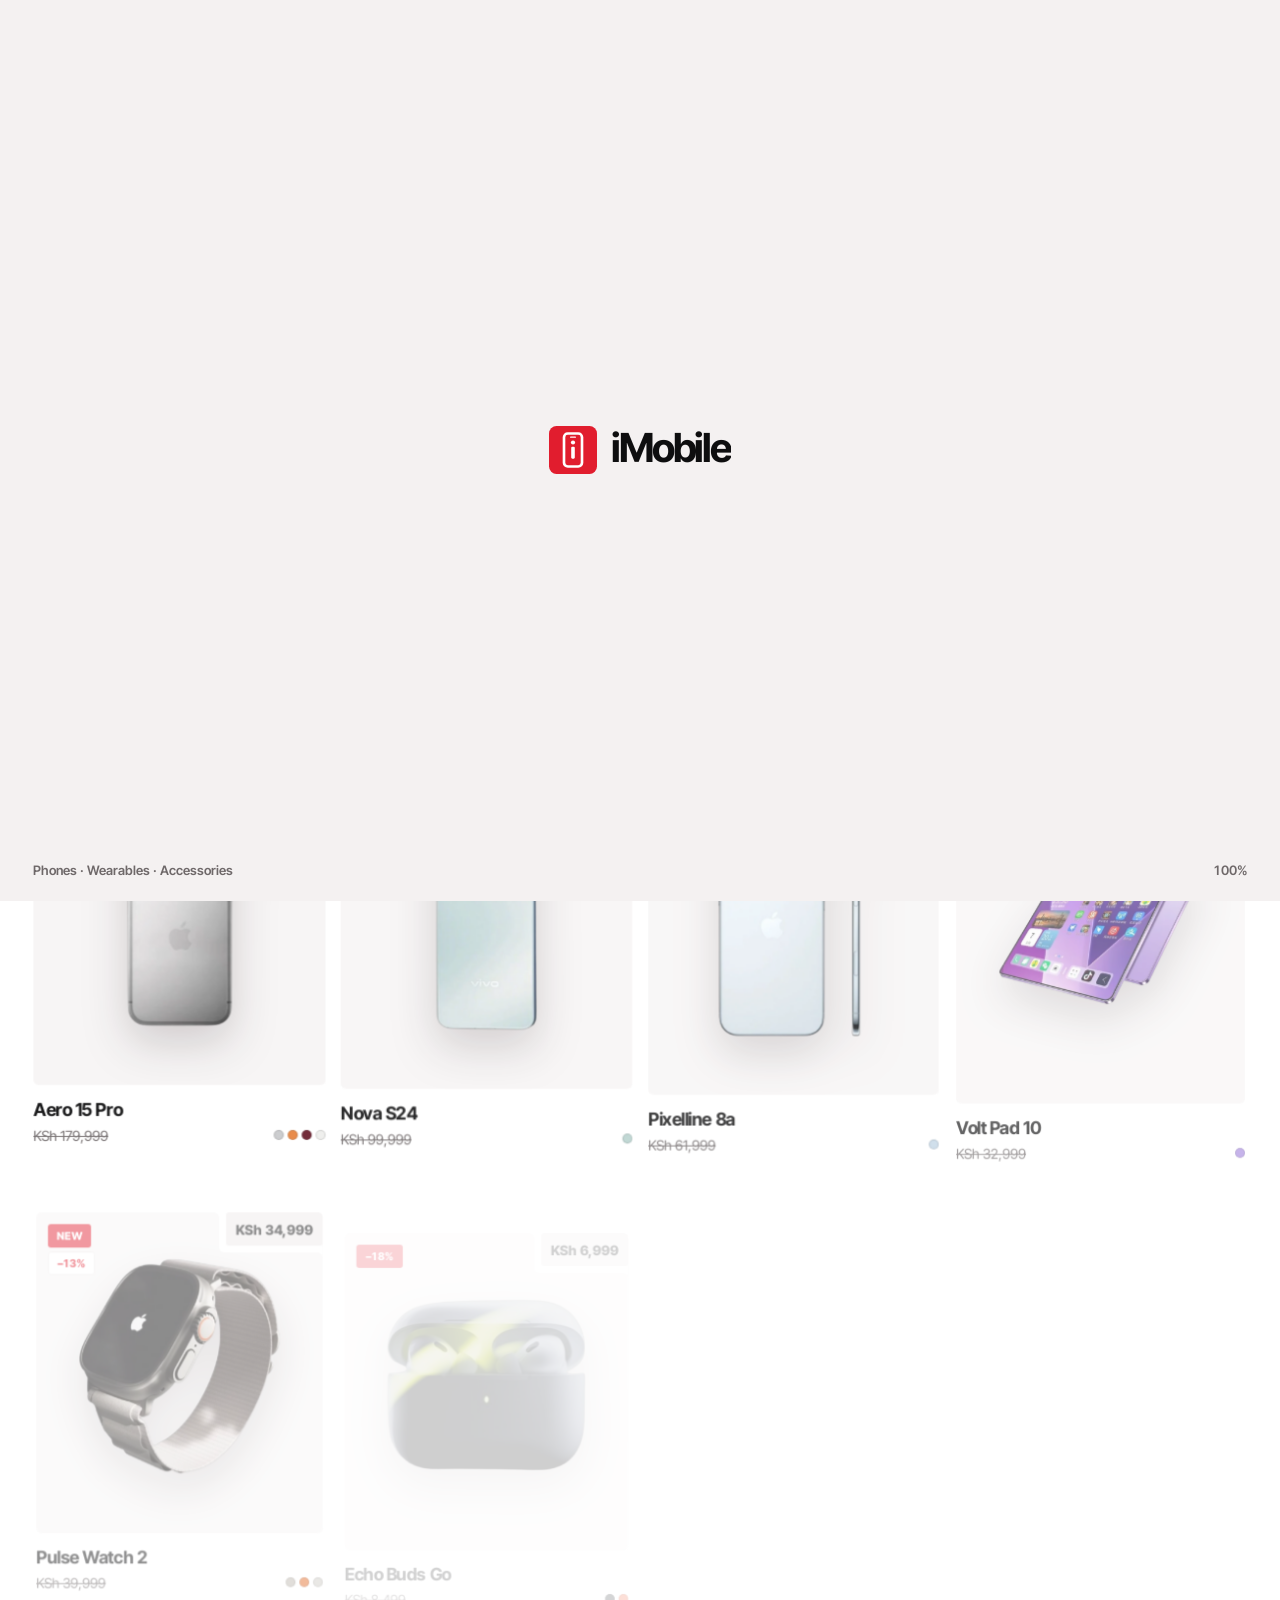
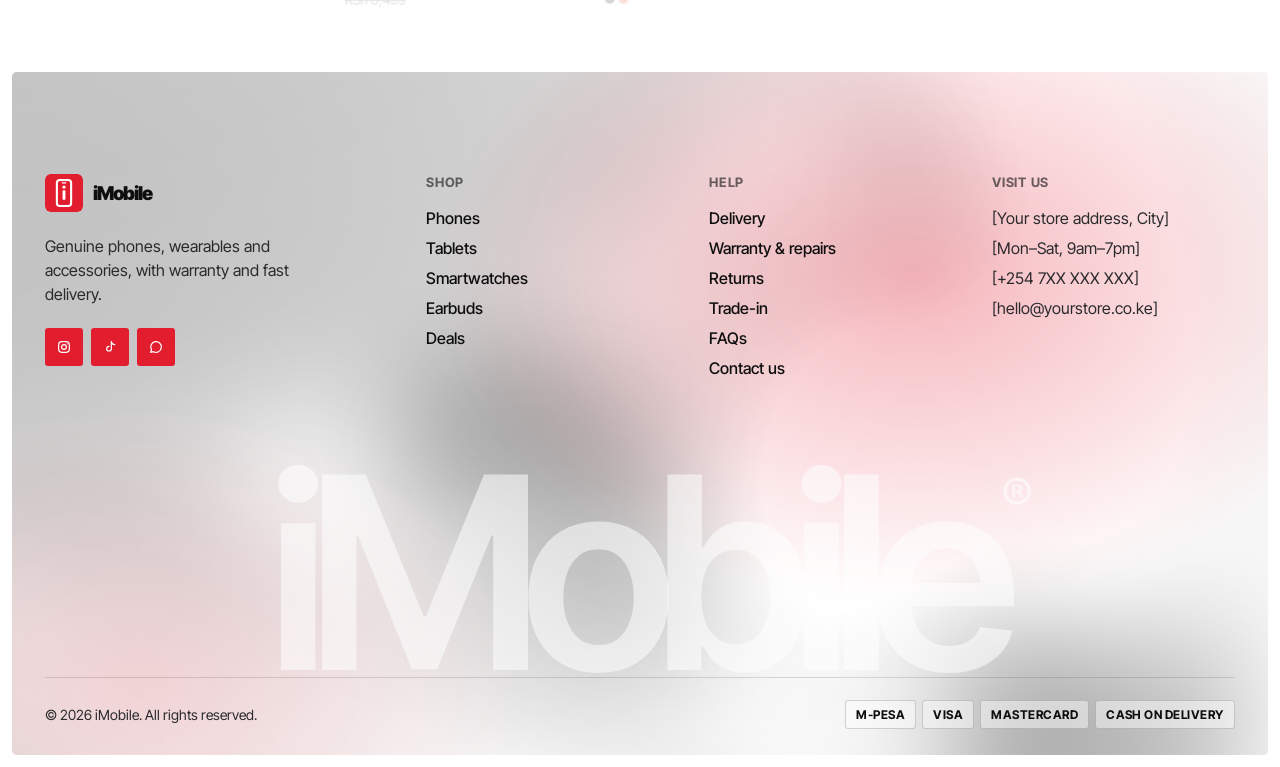
<file: deals.html>
<!DOCTYPE html>
<html lang="en">
<head>
  <meta charset="UTF-8" />
  <meta name="viewport" content="width=device-width, initial-scale=1.0" />
  <title>Deals — iMobile</title>
  <meta name="description" content="Weekend deals on phones and accessories at iMobile." />

  <link rel="icon" href="assets/favicon.svg" type="image/svg+xml" />
  <link rel="icon" href="assets/favicon-32.png" sizes="32x32" type="image/png" />
  <link rel="apple-touch-icon" href="assets/apple-touch-icon.png" />
  <meta name="theme-color" content="#e11d2e" />

  <script>
    /* apply the saved theme before anything paints (no flash) */
    try {
      var t = localStorage.getItem("imobile-theme") || localStorage.getItem("imobile-theme-default");
      if (t === "dark") document.documentElement.dataset.theme = "dark";
    } catch (e) {}
  </script>
  <link rel="preconnect" href="https://fonts.googleapis.com" />
  <link rel="preconnect" href="https://fonts.gstatic.com" crossorigin />
  <link href="https://fonts.googleapis.com/css2?family=Inter+Tight:wght@400;500;600;700;800;900&display=swap" rel="stylesheet" />
  <link rel="stylesheet" href="style.css?v=202611191440" />
  <link rel="stylesheet" href="pages.css?v=202611191440" />
  <link rel="stylesheet" href="theme.css?v=202611191440" />
</head>
<body>

  <!-- preloader / page transition -->
  <div class="loader" aria-hidden="true">
    <div class="loader__grid"></div>
    <div class="loader__brand">
      <svg class="loader__mark" viewBox="0 0 64 64">
        <rect width="64" height="64" rx="10" class="logo__bg"/>
        <rect x="20" y="10" width="24" height="44" rx="5" class="logo__line"/>
        <circle cx="32" cy="22" r="2.8" class="logo__solid"/>
        <rect x="29.6" y="27.5" width="4.8" height="16" rx="1.5" class="logo__solid"/>
        <rect x="28" y="14" width="8" height="1.8" rx="0.9" class="logo__solid"/>
      </svg>
      <span class="loader__word"><span>i</span><span>M</span><span>o</span><span>b</span><span>i</span><span>l</span><span>e</span></span>
    </div>
    <p class="loader__tag">Phones · Wearables · Accessories</p>
    <p class="loader__count"><span data-pre-count>0</span>%</p>
  </div>

  <!-- custom cursor -->
  <div class="cursor" aria-hidden="true">
    <span class="cursor__dot"></span>
    <span class="cursor__ring"></span>
  </div>

    <header class="nav">
      <div class="nav__left">
        <a href="index.html" class="logo" aria-label="iMobile home">
          <svg class="logo__mark" viewBox="0 0 64 64" aria-hidden="true">
            <rect width="64" height="64" rx="10" class="logo__bg"/>
            <rect x="20" y="10" width="24" height="44" rx="5" class="logo__line"/>
            <circle cx="32" cy="22" r="2.8" class="logo__solid"/>
            <rect x="29.6" y="27.5" width="4.8" height="16" rx="1.5" class="logo__solid"/>
            <rect x="28" y="14" width="8" height="1.8" rx="0.9" class="logo__solid"/>
          </svg>
          <span class="logo__word">iMobile</span>
        </a>
        <nav class="nav__links" aria-label="Primary">
          <a href="index.html">Home</a>
          <a href="phones.html">Phones</a>
          <a href="accessories.html">Accessories</a>
          <a href="deals.html">Deals</a>
          <a href="contact.html">Contact</a>
        </nav>
      </div>

      <div class="nav__right">
        <button type="button" class="nav__icon nav__theme" data-theme-toggle aria-label="Switch to dark theme">
          <svg class="i-moon" viewBox="0 0 24 24" aria-hidden="true"><path d="M20 14.5A8 8 0 1 1 9.5 4a6.5 6.5 0 0 0 10.5 10.5Z"/></svg>
          <svg class="i-sun" viewBox="0 0 24 24" aria-hidden="true"><circle cx="12" cy="12" r="4"/><path d="M12 2v2M12 20v2M4.9 4.9l1.4 1.4M17.7 17.7l1.4 1.4M2 12h2M20 12h2M4.9 19.1l1.4-1.4M17.7 6.3l1.4-1.4"/></svg>
        </button>
        <a href="cart.html" class="nav__icon" aria-label="Cart">
          <svg viewBox="0 0 24 24" aria-hidden="true"><path d="M5 8h14l-1 12H6L5 8Z"/><path d="M9 8V6a3 3 0 0 1 6 0v2"/></svg>
          <span class="nav__count">0</span>
        </a>
        <a href="phones.html" class="nav__cta button">
          <svg viewBox="0 0 24 24" aria-hidden="true"><path d="M12 5v14M5 12h14"/></svg>
          Shop now
        </a>
        <button class="nav__menu" aria-label="Open menu" aria-expanded="false" aria-controls="site-menu">
          <span></span><span></span><span></span>
        </button>
      </div>
    </header>

    <div class="menu" id="site-menu" aria-hidden="true">
      <nav class="menu__links" aria-label="Menu">
        <a href="index.html"><span class="menu__num">01</span><span class="menu__label">Home</span><span class="menu__go"><svg viewBox="0 0 24 24" aria-hidden="true"><path d="M7 17 17 7M9 7h8v8"/></svg></span></a>
        <a href="phones.html"><span class="menu__num">02</span><span class="menu__label">Phones</span><span class="menu__go"><svg viewBox="0 0 24 24" aria-hidden="true"><path d="M7 17 17 7M9 7h8v8"/></svg></span></a>
        <a href="accessories.html"><span class="menu__num">03</span><span class="menu__label">Accessories</span><span class="menu__go"><svg viewBox="0 0 24 24" aria-hidden="true"><path d="M7 17 17 7M9 7h8v8"/></svg></span></a>
        <a href="deals.html"><span class="menu__num">04</span><span class="menu__label">Deals</span><span class="menu__go"><svg viewBox="0 0 24 24" aria-hidden="true"><path d="M7 17 17 7M9 7h8v8"/></svg></span></a>
        <a href="contact.html"><span class="menu__num">05</span><span class="menu__label">Contact</span><span class="menu__go"><svg viewBox="0 0 24 24" aria-hidden="true"><path d="M7 17 17 7M9 7h8v8"/></svg></span></a>
      </nav>
      <div class="menu__foot">
        <a href="phones.html" class="button button--block">
          <svg viewBox="0 0 24 24" aria-hidden="true"><path d="M12 5v14M5 12h14"/></svg>
          Shop now
        </a>
        <p>Need help? <a href="contact.html">Talk to us</a></p>
      </div>
    </div>


  <section class="phead wrap">
    <nav class="crumbs" aria-label="Breadcrumb" data-reveal><a href="index.html">Home</a><span>/</span><span>Deals</span></nav>
    <h1 class="phead__title" data-reveal="1">Deals</h1>
    <p class="phead__lede" data-reveal="2">Fresh discounts every weekend on phones, wearables and accessories.</p>
    <div class="deal-hero" data-reveal="2">
      <div>
        <p class="kicker">Weekend deals end in</p>
        <p>Prices below are only on until Sunday midnight. Stock is limited — once a deal sells out, it's gone.</p>
      </div>
      <div class="countdown" data-countdown aria-label="Time left on weekend deals">
          <div><b data-d>00</b><small>Days</small></div>
          <div><b data-h>00</b><small>Hours</small></div>
          <div><b data-m>00</b><small>Mins</small></div>
          <div><b data-s>00</b><small>Secs</small></div>
        </div>
    </div>
  </section>

  <section class="wrap" style="padding-bottom:clamp(72px,9vw,120px)">
    
    <div class="filters">
      <div class="filters__head">
        <h2 class="filters__title">Categories</h2>
        <div class="toolbar__right">
          <p class="toolbar__count" data-count-label>0 products</p>
          <label class="select">
            <span class="sr-only">Sort by</span>
            <select data-sort aria-label="Sort by">
              <option value="featured">Featured</option>
              <option value="low">Price: low to high</option>
              <option value="high">Price: high to low</option>
              <option value="name">Name A–Z</option>
            </select>
            <svg viewBox="0 0 24 24" aria-hidden="true"><path d="m6 9 6 6 6-6"/></svg>
          </label>
        </div>
      </div>
      <div class="chips" role="group" aria-label="Categories"><button class="chip is-active" data-filter="all">All</button><button class="chip" data-filter="phones">Phones</button><button class="chip" data-filter="accessories">Accessories</button></div>
    </div>

    <div class="pgrid" data-shop="deals"></div>
  </section>


  <footer class="footer">
    <div class="wrap">
      <div class="footer__top">
        <div class="footer__brand" data-reveal>
          <a href="index.html" class="logo" aria-label="iMobile home">
            <svg class="logo__mark" viewBox="0 0 64 64" aria-hidden="true">
              <rect width="64" height="64" rx="10" class="logo__bg"/>
              <rect x="20" y="10" width="24" height="44" rx="5" class="logo__line"/>
              <circle cx="32" cy="22" r="2.8" class="logo__solid"/>
              <rect x="29.6" y="27.5" width="4.8" height="16" rx="1.5" class="logo__solid"/>
              <rect x="28" y="14" width="8" height="1.8" rx="0.9" class="logo__solid"/>
            </svg>
            <span class="logo__word">iMobile</span>
          </a>
          <p data-c="footer_about">Genuine phones, wearables and accessories, with warranty and fast delivery.</p>
          <div class="footer__social">
            <a href="#" aria-label="Instagram"><svg viewBox="0 0 24 24" aria-hidden="true"><rect x="4" y="4" width="16" height="16" rx="4.5"/><circle cx="12" cy="12" r="3.6"/><circle class="fill" cx="16.8" cy="7.2" r="1"/></svg></a>
            <a href="#" aria-label="TikTok"><svg viewBox="0 0 24 24" aria-hidden="true"><path d="M14 4v10.5a3.5 3.5 0 1 1-3.5-3.5"/><path d="M14 4c.4 2.6 2.2 4.3 5 4.5"/></svg></a>
            <a href="#" aria-label="WhatsApp"><svg viewBox="0 0 24 24" aria-hidden="true"><path d="M4 20l1.2-4A8 8 0 1 1 8.4 19L4 20Z"/></svg></a>
          </div>
        </div>
        <div data-reveal="1">
          <h4>Shop</h4>
          <ul class="footer__links">
            <li><a href="phones.html">Phones</a></li>
            <li><a href="phones.html?brand=tablets">Tablets</a></li>
            <li><a href="accessories.html?sub=Smartwatches">Smartwatches</a></li>
            <li><a href="accessories.html?sub=Earbuds">Earbuds</a></li>
            <li><a href="deals.html">Deals</a></li>
          </ul>
        </div>
        <div data-reveal="2">
          <h4>Help</h4>
          <ul class="footer__links">
            <li><a href="#">Delivery</a></li>
            <li><a href="#">Warranty &amp; repairs</a></li>
            <li><a href="#">Returns</a></li>
            <li><a href="#">Trade-in</a></li>
            <li><a href="#">FAQs</a></li>
            <li><a href="contact.html">Contact us</a></li>
          </ul>
        </div>
        <div data-reveal="3">
          <h4>Visit us</h4>
          <ul class="footer__contact">
            <li data-c="contact_address">[Your store address, City]</li>
            <li data-c="contact_hours">[Mon–Sat, 9am–7pm]</li>
            <li><a href="#" data-c="contact_phone" data-c-link="tel">[+254 7XX XXX XXX]</a></li>
            <li><a href="#" data-c="contact_email" data-c-link="mailto">[hello@yourstore.co.ke]</a></li>
          </ul>
        </div>
      </div>
    </div>
    <div class="footer__word" aria-hidden="true">iMobile<sup>&reg;</sup></div>
    <div class="wrap">
      <div class="footer__bottom">
        <p>&copy; <span data-year>2026</span> iMobile. All rights reserved.</p>
        <ul class="pay" aria-label="Payment methods">
          <li>M-PESA</li><li>VISA</li><li>MASTERCARD</li><li>CASH ON DELIVERY</li>
        </ul>
      </div>
    </div>
  </footer>

  <script src="assets/vendor/lenis.min.js?v=202611191440"></script>
  <script src="assets/vendor/gsap.min.js?v=202611191440"></script>
  <script src="assets/vendor/ScrollTrigger.min.js?v=202611191440"></script>
  <script src="assets/vendor/SplitText.min.js?v=202611191440"></script>
  <script src="motion.js?v=202611191440"></script>
  <script src="config.js?v=202611191440"></script>
  <script src="data.js?v=202611191440"></script>
  <script src="store.js?v=202611191440"></script>
  <script src="script.js?v=202611191440"></script>
  <script src="shop.js?v=202611191440"></script>
</body>
</html>
</file>
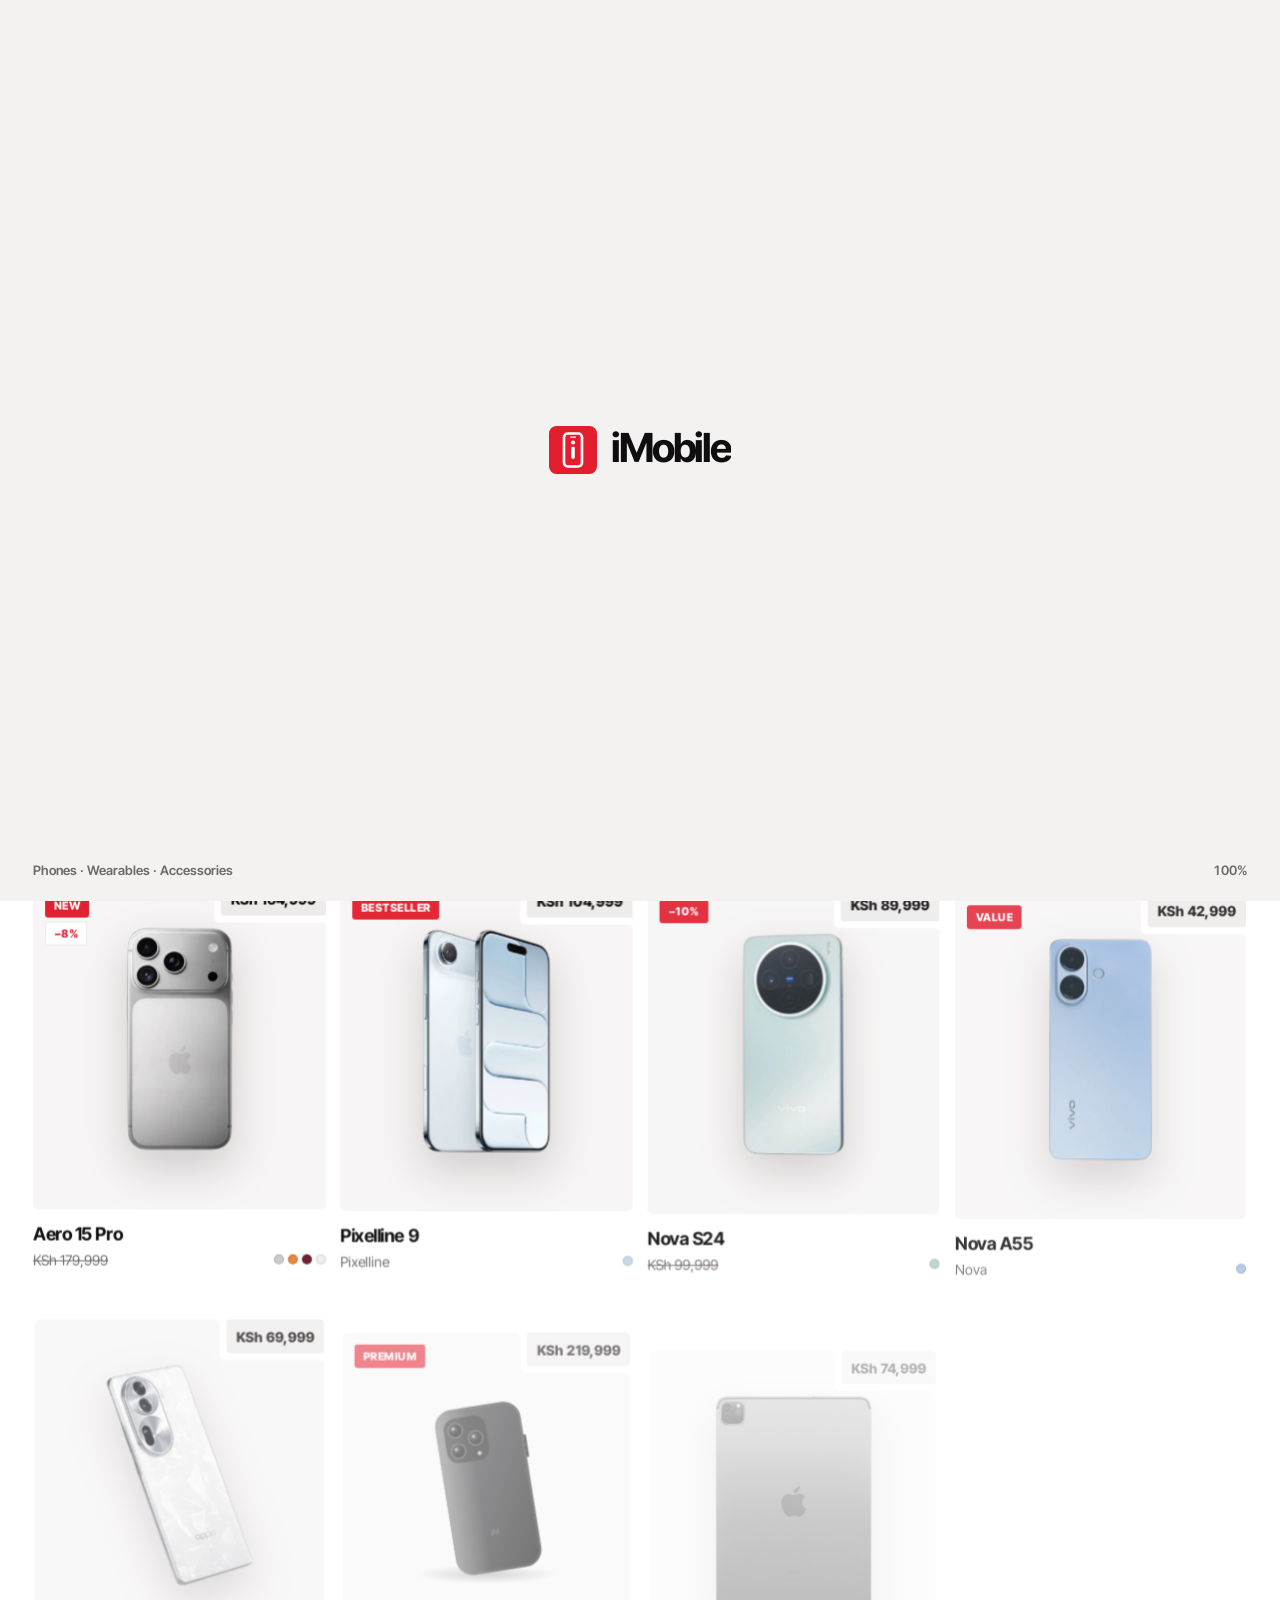
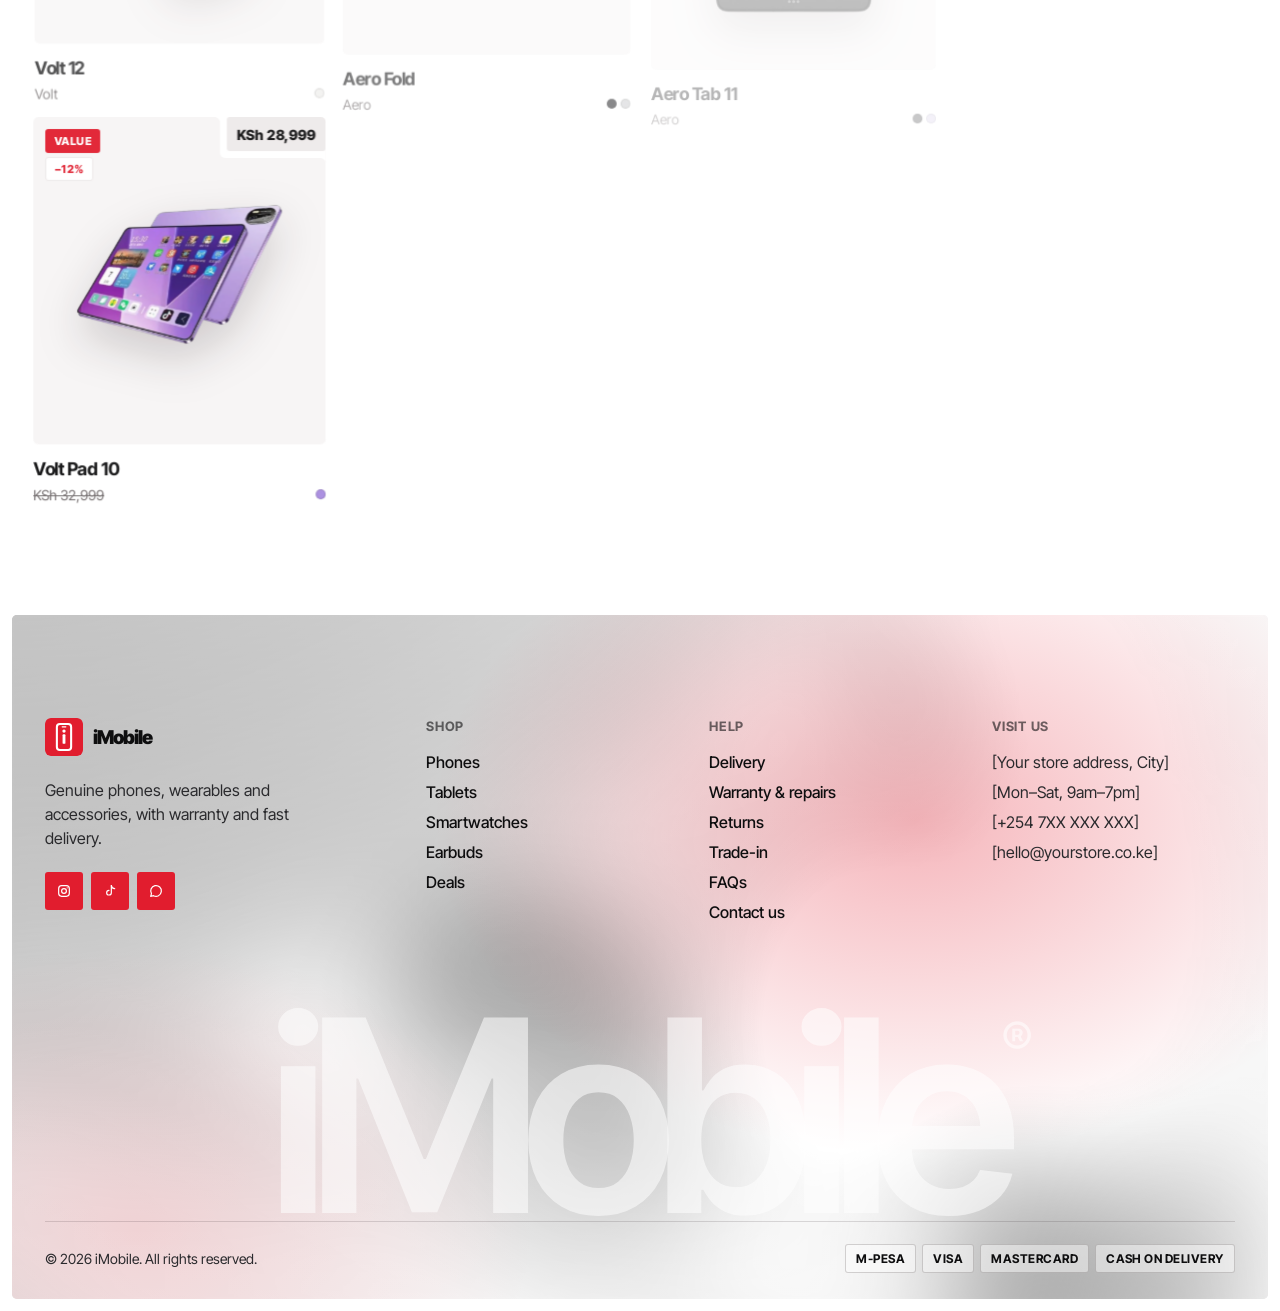
<file: phones.html>
<!DOCTYPE html>
<html lang="en">
<head>
  <meta charset="UTF-8" />
  <meta name="viewport" content="width=device-width, initial-scale=1.0" />
  <title>Phones — iMobile</title>
  <meta name="description" content="Shop genuine smartphones and tablets at iMobile." />

  <link rel="icon" href="assets/favicon.svg" type="image/svg+xml" />
  <link rel="icon" href="assets/favicon-32.png" sizes="32x32" type="image/png" />
  <link rel="apple-touch-icon" href="assets/apple-touch-icon.png" />
  <meta name="theme-color" content="#e11d2e" />

  <script>
    /* apply the saved theme before anything paints (no flash) */
    try {
      var t = localStorage.getItem("imobile-theme") || localStorage.getItem("imobile-theme-default");
      if (t === "dark") document.documentElement.dataset.theme = "dark";
    } catch (e) {}
  </script>
  <link rel="preconnect" href="https://fonts.googleapis.com" />
  <link rel="preconnect" href="https://fonts.gstatic.com" crossorigin />
  <link href="https://fonts.googleapis.com/css2?family=Inter+Tight:wght@400;500;600;700;800;900&display=swap" rel="stylesheet" />
  <link rel="stylesheet" href="style.css?v=202611191440" />
  <link rel="stylesheet" href="pages.css?v=202611191440" />
  <link rel="stylesheet" href="theme.css?v=202611191440" />
</head>
<body>

  <!-- preloader / page transition -->
  <div class="loader" aria-hidden="true">
    <div class="loader__grid"></div>
    <div class="loader__brand">
      <svg class="loader__mark" viewBox="0 0 64 64">
        <rect width="64" height="64" rx="10" class="logo__bg"/>
        <rect x="20" y="10" width="24" height="44" rx="5" class="logo__line"/>
        <circle cx="32" cy="22" r="2.8" class="logo__solid"/>
        <rect x="29.6" y="27.5" width="4.8" height="16" rx="1.5" class="logo__solid"/>
        <rect x="28" y="14" width="8" height="1.8" rx="0.9" class="logo__solid"/>
      </svg>
      <span class="loader__word"><span>i</span><span>M</span><span>o</span><span>b</span><span>i</span><span>l</span><span>e</span></span>
    </div>
    <p class="loader__tag">Phones · Wearables · Accessories</p>
    <p class="loader__count"><span data-pre-count>0</span>%</p>
  </div>

  <!-- custom cursor -->
  <div class="cursor" aria-hidden="true">
    <span class="cursor__dot"></span>
    <span class="cursor__ring"></span>
  </div>

    <header class="nav">
      <div class="nav__left">
        <a href="index.html" class="logo" aria-label="iMobile home">
          <svg class="logo__mark" viewBox="0 0 64 64" aria-hidden="true">
            <rect width="64" height="64" rx="10" class="logo__bg"/>
            <rect x="20" y="10" width="24" height="44" rx="5" class="logo__line"/>
            <circle cx="32" cy="22" r="2.8" class="logo__solid"/>
            <rect x="29.6" y="27.5" width="4.8" height="16" rx="1.5" class="logo__solid"/>
            <rect x="28" y="14" width="8" height="1.8" rx="0.9" class="logo__solid"/>
          </svg>
          <span class="logo__word">iMobile</span>
        </a>
        <nav class="nav__links" aria-label="Primary">
          <a href="index.html">Home</a>
          <a href="phones.html">Phones</a>
          <a href="accessories.html">Accessories</a>
          <a href="deals.html">Deals</a>
          <a href="contact.html">Contact</a>
        </nav>
      </div>

      <div class="nav__right">
        <button type="button" class="nav__icon nav__theme" data-theme-toggle aria-label="Switch to dark theme">
          <svg class="i-moon" viewBox="0 0 24 24" aria-hidden="true"><path d="M20 14.5A8 8 0 1 1 9.5 4a6.5 6.5 0 0 0 10.5 10.5Z"/></svg>
          <svg class="i-sun" viewBox="0 0 24 24" aria-hidden="true"><circle cx="12" cy="12" r="4"/><path d="M12 2v2M12 20v2M4.9 4.9l1.4 1.4M17.7 17.7l1.4 1.4M2 12h2M20 12h2M4.9 19.1l1.4-1.4M17.7 6.3l1.4-1.4"/></svg>
        </button>
        <a href="cart.html" class="nav__icon" aria-label="Cart">
          <svg viewBox="0 0 24 24" aria-hidden="true"><path d="M5 8h14l-1 12H6L5 8Z"/><path d="M9 8V6a3 3 0 0 1 6 0v2"/></svg>
          <span class="nav__count">0</span>
        </a>
        <a href="phones.html" class="nav__cta button">
          <svg viewBox="0 0 24 24" aria-hidden="true"><path d="M12 5v14M5 12h14"/></svg>
          Shop now
        </a>
        <button class="nav__menu" aria-label="Open menu" aria-expanded="false" aria-controls="site-menu">
          <span></span><span></span><span></span>
        </button>
      </div>
    </header>

    <div class="menu" id="site-menu" aria-hidden="true">
      <nav class="menu__links" aria-label="Menu">
        <a href="index.html"><span class="menu__num">01</span><span class="menu__label">Home</span><span class="menu__go"><svg viewBox="0 0 24 24" aria-hidden="true"><path d="M7 17 17 7M9 7h8v8"/></svg></span></a>
        <a href="phones.html"><span class="menu__num">02</span><span class="menu__label">Phones</span><span class="menu__go"><svg viewBox="0 0 24 24" aria-hidden="true"><path d="M7 17 17 7M9 7h8v8"/></svg></span></a>
        <a href="accessories.html"><span class="menu__num">03</span><span class="menu__label">Accessories</span><span class="menu__go"><svg viewBox="0 0 24 24" aria-hidden="true"><path d="M7 17 17 7M9 7h8v8"/></svg></span></a>
        <a href="deals.html"><span class="menu__num">04</span><span class="menu__label">Deals</span><span class="menu__go"><svg viewBox="0 0 24 24" aria-hidden="true"><path d="M7 17 17 7M9 7h8v8"/></svg></span></a>
        <a href="contact.html"><span class="menu__num">05</span><span class="menu__label">Contact</span><span class="menu__go"><svg viewBox="0 0 24 24" aria-hidden="true"><path d="M7 17 17 7M9 7h8v8"/></svg></span></a>
      </nav>
      <div class="menu__foot">
        <a href="phones.html" class="button button--block">
          <svg viewBox="0 0 24 24" aria-hidden="true"><path d="M12 5v14M5 12h14"/></svg>
          Shop now
        </a>
        <p>Need help? <a href="contact.html">Talk to us</a></p>
      </div>
    </div>


  <section class="phead wrap">
    <nav class="crumbs" aria-label="Breadcrumb" data-reveal><a href="index.html">Home</a><span>/</span><span>Phones</span></nav>
    <h1 class="phead__title" data-reveal="1">Phones</h1>
    <p class="phead__lede" data-reveal="2">Genuine, sealed smartphones and tablets with official warranty and fast delivery.</p>
    <div class="banner banner--phones" data-reveal="2"><div class="banner__chips"><span>5G ready</span><span>Official warranty</span><span>Trade-in accepted</span></div></div>
  </section>

  <section class="wrap" style="padding-bottom:clamp(72px,9vw,120px)">
    
    <div class="filters">
      <div class="filters__head">
        <h2 class="filters__title">Brands</h2>
        <div class="toolbar__right">
          <p class="toolbar__count" data-count-label>0 products</p>
          <label class="select">
            <span class="sr-only">Sort by</span>
            <select data-sort aria-label="Sort by">
              <option value="featured">Featured</option>
              <option value="low">Price: low to high</option>
              <option value="high">Price: high to low</option>
              <option value="name">Name A–Z</option>
            </select>
            <svg viewBox="0 0 24 24" aria-hidden="true"><path d="m6 9 6 6 6-6"/></svg>
          </label>
        </div>
      </div>
      <div class="chips" role="group" aria-label="Brands"><button class="chip is-active" data-filter="all">All</button></div>
    </div>

    <div class="pgrid" data-shop="phones"></div>
  </section>


  <footer class="footer">
    <div class="wrap">
      <div class="footer__top">
        <div class="footer__brand" data-reveal>
          <a href="index.html" class="logo" aria-label="iMobile home">
            <svg class="logo__mark" viewBox="0 0 64 64" aria-hidden="true">
              <rect width="64" height="64" rx="10" class="logo__bg"/>
              <rect x="20" y="10" width="24" height="44" rx="5" class="logo__line"/>
              <circle cx="32" cy="22" r="2.8" class="logo__solid"/>
              <rect x="29.6" y="27.5" width="4.8" height="16" rx="1.5" class="logo__solid"/>
              <rect x="28" y="14" width="8" height="1.8" rx="0.9" class="logo__solid"/>
            </svg>
            <span class="logo__word">iMobile</span>
          </a>
          <p data-c="footer_about">Genuine phones, wearables and accessories, with warranty and fast delivery.</p>
          <div class="footer__social">
            <a href="#" aria-label="Instagram"><svg viewBox="0 0 24 24" aria-hidden="true"><rect x="4" y="4" width="16" height="16" rx="4.5"/><circle cx="12" cy="12" r="3.6"/><circle class="fill" cx="16.8" cy="7.2" r="1"/></svg></a>
            <a href="#" aria-label="TikTok"><svg viewBox="0 0 24 24" aria-hidden="true"><path d="M14 4v10.5a3.5 3.5 0 1 1-3.5-3.5"/><path d="M14 4c.4 2.6 2.2 4.3 5 4.5"/></svg></a>
            <a href="#" aria-label="WhatsApp"><svg viewBox="0 0 24 24" aria-hidden="true"><path d="M4 20l1.2-4A8 8 0 1 1 8.4 19L4 20Z"/></svg></a>
          </div>
        </div>
        <div data-reveal="1">
          <h4>Shop</h4>
          <ul class="footer__links">
            <li><a href="phones.html">Phones</a></li>
            <li><a href="phones.html?brand=tablets">Tablets</a></li>
            <li><a href="accessories.html?sub=Smartwatches">Smartwatches</a></li>
            <li><a href="accessories.html?sub=Earbuds">Earbuds</a></li>
            <li><a href="deals.html">Deals</a></li>
          </ul>
        </div>
        <div data-reveal="2">
          <h4>Help</h4>
          <ul class="footer__links">
            <li><a href="#">Delivery</a></li>
            <li><a href="#">Warranty &amp; repairs</a></li>
            <li><a href="#">Returns</a></li>
            <li><a href="#">Trade-in</a></li>
            <li><a href="#">FAQs</a></li>
            <li><a href="contact.html">Contact us</a></li>
          </ul>
        </div>
        <div data-reveal="3">
          <h4>Visit us</h4>
          <ul class="footer__contact">
            <li data-c="contact_address">[Your store address, City]</li>
            <li data-c="contact_hours">[Mon–Sat, 9am–7pm]</li>
            <li><a href="#" data-c="contact_phone" data-c-link="tel">[+254 7XX XXX XXX]</a></li>
            <li><a href="#" data-c="contact_email" data-c-link="mailto">[hello@yourstore.co.ke]</a></li>
          </ul>
        </div>
      </div>
    </div>
    <div class="footer__word" aria-hidden="true">iMobile<sup>&reg;</sup></div>
    <div class="wrap">
      <div class="footer__bottom">
        <p>&copy; <span data-year>2026</span> iMobile. All rights reserved.</p>
        <ul class="pay" aria-label="Payment methods">
          <li>M-PESA</li><li>VISA</li><li>MASTERCARD</li><li>CASH ON DELIVERY</li>
        </ul>
      </div>
    </div>
  </footer>

  <script src="assets/vendor/lenis.min.js?v=202611191440"></script>
  <script src="assets/vendor/gsap.min.js?v=202611191440"></script>
  <script src="assets/vendor/ScrollTrigger.min.js?v=202611191440"></script>
  <script src="assets/vendor/SplitText.min.js?v=202611191440"></script>
  <script src="motion.js?v=202611191440"></script>
  <script src="config.js?v=202611191440"></script>
  <script src="data.js?v=202611191440"></script>
  <script src="store.js?v=202611191440"></script>
  <script src="script.js?v=202611191440"></script>
  <script src="shop.js?v=202611191440"></script>
</body>
</html>
</file>
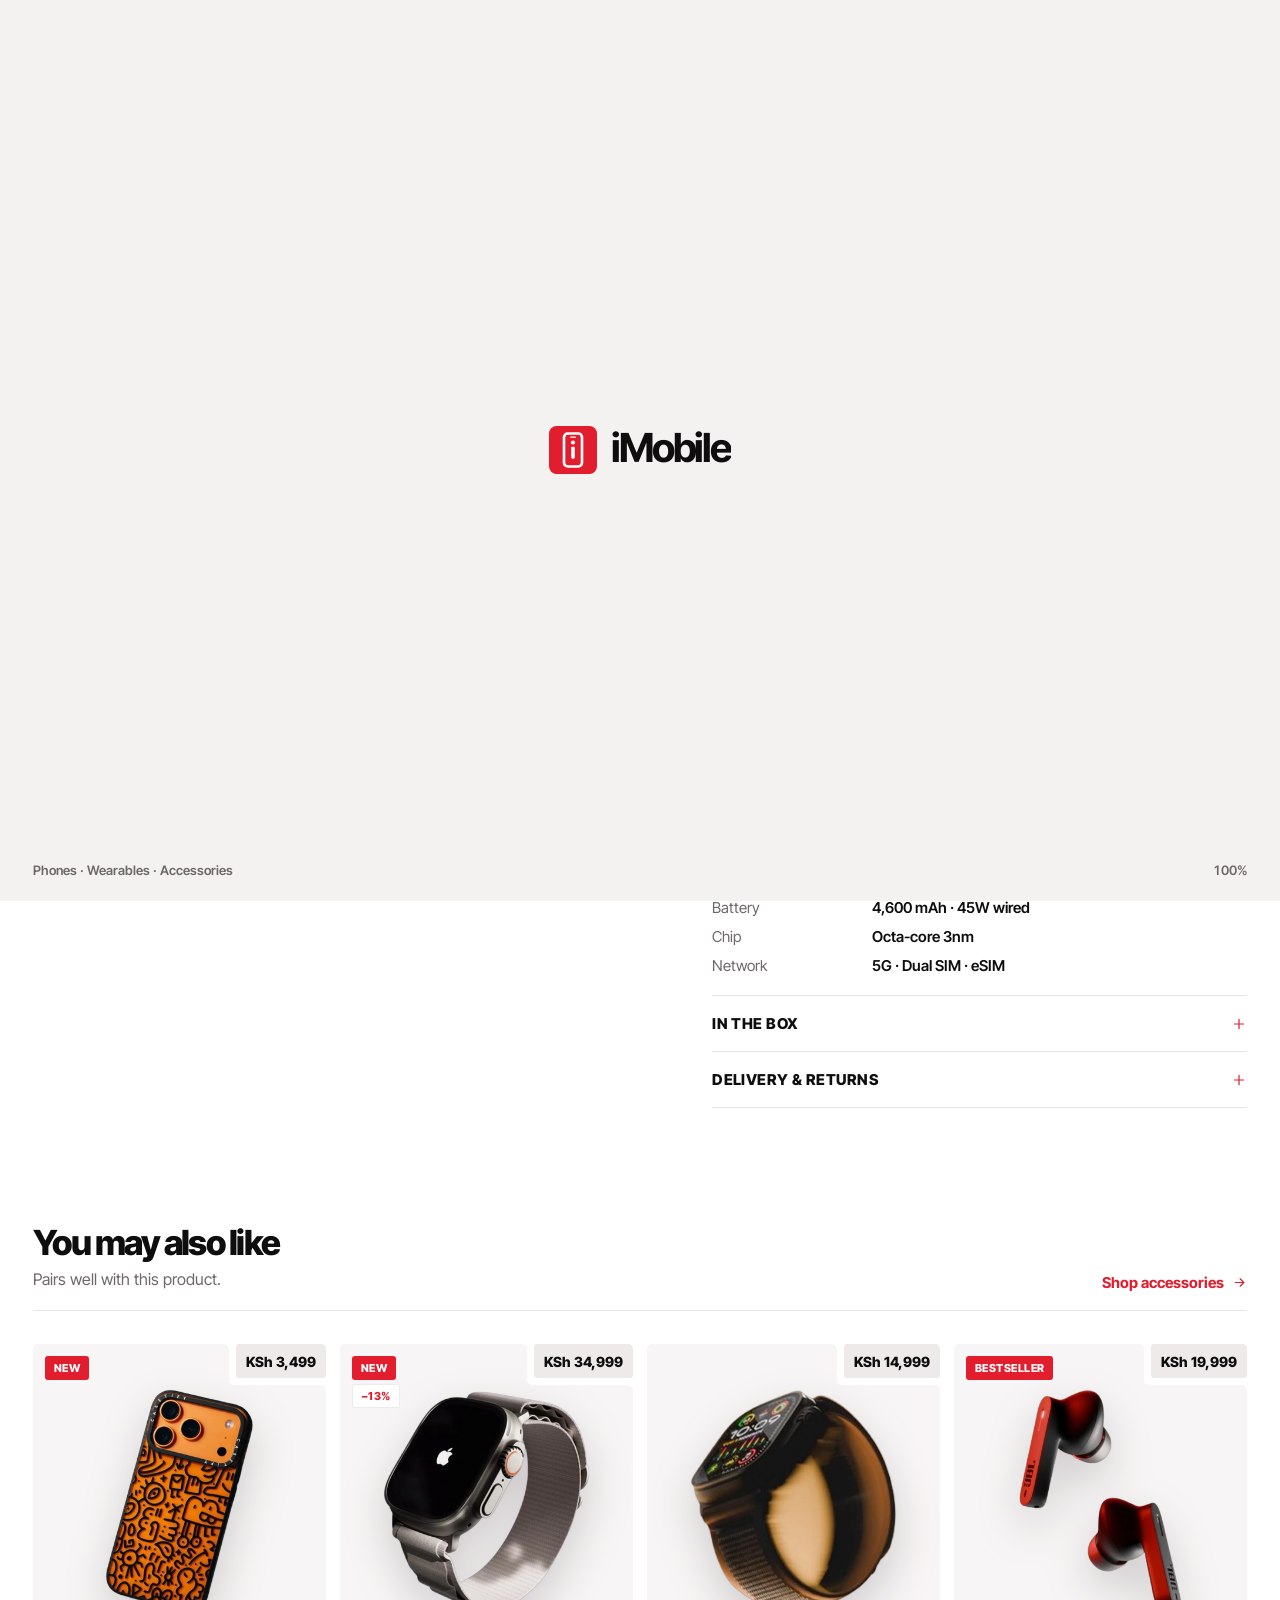
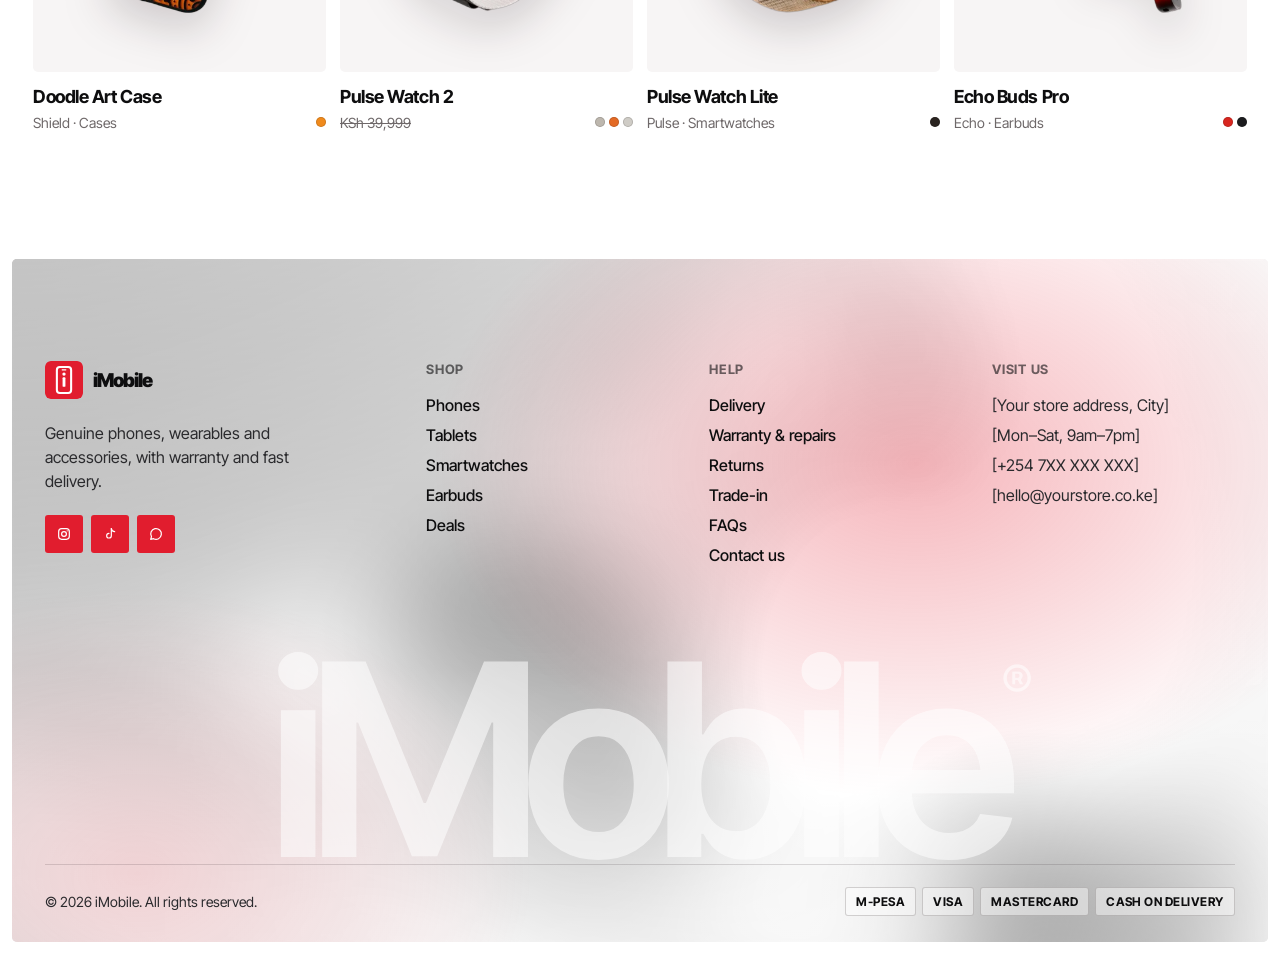
<file: product.html>
<!DOCTYPE html>
<html lang="en">
<head>
  <meta charset="UTF-8" />
  <meta name="viewport" content="width=device-width, initial-scale=1.0" />
  <title>Product — iMobile</title>
  <meta name="description" content="Product details at iMobile." />

  <link rel="icon" href="assets/favicon.svg" type="image/svg+xml" />
  <link rel="icon" href="assets/favicon-32.png" sizes="32x32" type="image/png" />
  <link rel="apple-touch-icon" href="assets/apple-touch-icon.png" />
  <meta name="theme-color" content="#e11d2e" />

  <script>
    /* apply the saved theme before anything paints (no flash) */
    try {
      var t = localStorage.getItem("imobile-theme") || localStorage.getItem("imobile-theme-default");
      if (t === "dark") document.documentElement.dataset.theme = "dark";
    } catch (e) {}
  </script>
  <link rel="preconnect" href="https://fonts.googleapis.com" />
  <link rel="preconnect" href="https://fonts.gstatic.com" crossorigin />
  <link href="https://fonts.googleapis.com/css2?family=Inter+Tight:wght@400;500;600;700;800;900&display=swap" rel="stylesheet" />
  <link rel="stylesheet" href="style.css?v=202611191440" />
  <link rel="stylesheet" href="pages.css?v=202611191440" />
  <link rel="stylesheet" href="theme.css?v=202611191440" />
</head>
<body>

  <!-- preloader / page transition -->
  <div class="loader" aria-hidden="true">
    <div class="loader__grid"></div>
    <div class="loader__brand">
      <svg class="loader__mark" viewBox="0 0 64 64">
        <rect width="64" height="64" rx="10" class="logo__bg"/>
        <rect x="20" y="10" width="24" height="44" rx="5" class="logo__line"/>
        <circle cx="32" cy="22" r="2.8" class="logo__solid"/>
        <rect x="29.6" y="27.5" width="4.8" height="16" rx="1.5" class="logo__solid"/>
        <rect x="28" y="14" width="8" height="1.8" rx="0.9" class="logo__solid"/>
      </svg>
      <span class="loader__word"><span>i</span><span>M</span><span>o</span><span>b</span><span>i</span><span>l</span><span>e</span></span>
    </div>
    <p class="loader__tag">Phones · Wearables · Accessories</p>
    <p class="loader__count"><span data-pre-count>0</span>%</p>
  </div>

  <!-- custom cursor -->
  <div class="cursor" aria-hidden="true">
    <span class="cursor__dot"></span>
    <span class="cursor__ring"></span>
  </div>

    <header class="nav">
      <div class="nav__left">
        <a href="index.html" class="logo" aria-label="iMobile home">
          <svg class="logo__mark" viewBox="0 0 64 64" aria-hidden="true">
            <rect width="64" height="64" rx="10" class="logo__bg"/>
            <rect x="20" y="10" width="24" height="44" rx="5" class="logo__line"/>
            <circle cx="32" cy="22" r="2.8" class="logo__solid"/>
            <rect x="29.6" y="27.5" width="4.8" height="16" rx="1.5" class="logo__solid"/>
            <rect x="28" y="14" width="8" height="1.8" rx="0.9" class="logo__solid"/>
          </svg>
          <span class="logo__word">iMobile</span>
        </a>
        <nav class="nav__links" aria-label="Primary">
          <a href="index.html">Home</a>
          <a href="phones.html">Phones</a>
          <a href="accessories.html">Accessories</a>
          <a href="deals.html">Deals</a>
          <a href="contact.html">Contact</a>
        </nav>
      </div>

      <div class="nav__right">
        <button type="button" class="nav__icon nav__theme" data-theme-toggle aria-label="Switch to dark theme">
          <svg class="i-moon" viewBox="0 0 24 24" aria-hidden="true"><path d="M20 14.5A8 8 0 1 1 9.5 4a6.5 6.5 0 0 0 10.5 10.5Z"/></svg>
          <svg class="i-sun" viewBox="0 0 24 24" aria-hidden="true"><circle cx="12" cy="12" r="4"/><path d="M12 2v2M12 20v2M4.9 4.9l1.4 1.4M17.7 17.7l1.4 1.4M2 12h2M20 12h2M4.9 19.1l1.4-1.4M17.7 6.3l1.4-1.4"/></svg>
        </button>
        <a href="cart.html" class="nav__icon" aria-label="Cart">
          <svg viewBox="0 0 24 24" aria-hidden="true"><path d="M5 8h14l-1 12H6L5 8Z"/><path d="M9 8V6a3 3 0 0 1 6 0v2"/></svg>
          <span class="nav__count">0</span>
        </a>
        <a href="phones.html" class="nav__cta button">
          <svg viewBox="0 0 24 24" aria-hidden="true"><path d="M12 5v14M5 12h14"/></svg>
          Shop now
        </a>
        <button class="nav__menu" aria-label="Open menu" aria-expanded="false" aria-controls="site-menu">
          <span></span><span></span><span></span>
        </button>
      </div>
    </header>

    <div class="menu" id="site-menu" aria-hidden="true">
      <nav class="menu__links" aria-label="Menu">
        <a href="index.html"><span class="menu__num">01</span><span class="menu__label">Home</span><span class="menu__go"><svg viewBox="0 0 24 24" aria-hidden="true"><path d="M7 17 17 7M9 7h8v8"/></svg></span></a>
        <a href="phones.html"><span class="menu__num">02</span><span class="menu__label">Phones</span><span class="menu__go"><svg viewBox="0 0 24 24" aria-hidden="true"><path d="M7 17 17 7M9 7h8v8"/></svg></span></a>
        <a href="accessories.html"><span class="menu__num">03</span><span class="menu__label">Accessories</span><span class="menu__go"><svg viewBox="0 0 24 24" aria-hidden="true"><path d="M7 17 17 7M9 7h8v8"/></svg></span></a>
        <a href="deals.html"><span class="menu__num">04</span><span class="menu__label">Deals</span><span class="menu__go"><svg viewBox="0 0 24 24" aria-hidden="true"><path d="M7 17 17 7M9 7h8v8"/></svg></span></a>
        <a href="contact.html"><span class="menu__num">05</span><span class="menu__label">Contact</span><span class="menu__go"><svg viewBox="0 0 24 24" aria-hidden="true"><path d="M7 17 17 7M9 7h8v8"/></svg></span></a>
      </nav>
      <div class="menu__foot">
        <a href="phones.html" class="button button--block">
          <svg viewBox="0 0 24 24" aria-hidden="true"><path d="M12 5v14M5 12h14"/></svg>
          Shop now
        </a>
        <p>Need help? <a href="contact.html">Talk to us</a></p>
      </div>
    </div>


  <section class="wrap pd" data-product>
    <div class="pd__stage">
      <div class="pd__main" data-pd-main></div>
      <div class="pd__thumbs" data-pd-thumbs></div>
    </div>

    <div class="pd__info">
      <nav class="crumbs" aria-label="Breadcrumb"><a href="index.html">Home</a><span>/</span><a href="#" data-pd-cat>Phones</a><span>/</span><span data-pd-crumb></span></nav>
      <p class="pd__brand" data-pd-brand></p>
      <h1 class="pd__name" data-pd-name></h1>
      <p class="price" data-pd-price></p>
      <p class="pd__blurb" data-pd-blurb></p>

      <div class="opt">
        <p class="opt__label">Colour — <span data-pd-color-name></span></p>
        <div class="swatches" data-pd-swatches></div>
      </div>

      <div class="opt" data-pd-storage-wrap>
        <p class="opt__label">Storage</p>
        <div class="sizes" data-pd-storage></div>
      </div>

      <div class="buy">
        <div class="stepper" data-stepper>
          <button type="button" data-step="-1" aria-label="Decrease quantity">−</button>
          <output data-qty>1</output>
          <button type="button" data-step="1" aria-label="Increase quantity">+</button>
        </div>
        <button class="button button--block" data-pd-add>Add to cart <svg viewBox="0 0 24 24" aria-hidden="true"><path d="M12 5v14M5 12h14"/></svg></button>
      </div>

      <ul class="perks">
        <li><svg viewBox="0 0 24 24" aria-hidden="true"><path d="M12 3 5 6v5c0 4.5 3 8.3 7 10 4-1.7 7-5.5 7-10V6l-7-3Z"/><path d="m9 12 2 2 4-4"/></svg> Official warranty</li>
        <li><svg viewBox="0 0 24 24" aria-hidden="true"><path d="M3 7h11v9H3z"/><path d="M14 10h4l3 3v3h-7"/><circle cx="7" cy="17.5" r="1.8"/><circle cx="17" cy="17.5" r="1.8"/></svg> Fast, tracked delivery</li>
        <li><svg viewBox="0 0 24 24" aria-hidden="true"><rect x="3" y="6" width="18" height="13" rx="2"/><path d="M3 10h18"/><circle cx="16.5" cy="14.5" r="1.2"/></svg> M-Pesa, card or cash</li>
        <li><svg viewBox="0 0 24 24" aria-hidden="true"><path d="M4 8h13l-3-3M20 16H7l3 3"/></svg> Trade-in accepted</li>
      </ul>

      <div class="specs">
        <details open>
          <summary>Specifications <svg viewBox="0 0 24 24" aria-hidden="true"><path d="M12 5v14M5 12h14"/></svg></summary>
          <dl data-pd-specs></dl>
        </details>
        <details>
          <summary>In the box <svg viewBox="0 0 24 24" aria-hidden="true"><path d="M12 5v14M5 12h14"/></svg></summary>
          <p data-pd-box></p>
        </details>
        <details>
          <summary>Delivery &amp; returns <svg viewBox="0 0 24 24" aria-hidden="true"><path d="M12 5v14M5 12h14"/></svg></summary>
          <p>Express delivery in town, courier countrywide. Unopened items can be returned within 7 days. Edit this text to match your store policy.</p>
        </details>
      </div>
    </div>
  </section>

  <section class="section" style="padding-top:clamp(40px,6vw,80px)">
    <div class="wrap">
      <div class="shead">
        <div data-reveal>
          <h2 class="stitle">You may also like</h2>
          <p class="ssub">Pairs well with this product.</p>
        </div>
        <a href="accessories.html" class="slink" data-reveal="1">Shop accessories <svg viewBox="0 0 24 24" aria-hidden="true"><path d="M5 12h14M13 6l6 6-6 6"/></svg></a>
      </div>
      <div class="pgrid" data-related></div>
    </div>
  </section>


  <footer class="footer">
    <div class="wrap">
      <div class="footer__top">
        <div class="footer__brand" data-reveal>
          <a href="index.html" class="logo" aria-label="iMobile home">
            <svg class="logo__mark" viewBox="0 0 64 64" aria-hidden="true">
              <rect width="64" height="64" rx="10" class="logo__bg"/>
              <rect x="20" y="10" width="24" height="44" rx="5" class="logo__line"/>
              <circle cx="32" cy="22" r="2.8" class="logo__solid"/>
              <rect x="29.6" y="27.5" width="4.8" height="16" rx="1.5" class="logo__solid"/>
              <rect x="28" y="14" width="8" height="1.8" rx="0.9" class="logo__solid"/>
            </svg>
            <span class="logo__word">iMobile</span>
          </a>
          <p data-c="footer_about">Genuine phones, wearables and accessories, with warranty and fast delivery.</p>
          <div class="footer__social">
            <a href="#" aria-label="Instagram"><svg viewBox="0 0 24 24" aria-hidden="true"><rect x="4" y="4" width="16" height="16" rx="4.5"/><circle cx="12" cy="12" r="3.6"/><circle class="fill" cx="16.8" cy="7.2" r="1"/></svg></a>
            <a href="#" aria-label="TikTok"><svg viewBox="0 0 24 24" aria-hidden="true"><path d="M14 4v10.5a3.5 3.5 0 1 1-3.5-3.5"/><path d="M14 4c.4 2.6 2.2 4.3 5 4.5"/></svg></a>
            <a href="#" aria-label="WhatsApp"><svg viewBox="0 0 24 24" aria-hidden="true"><path d="M4 20l1.2-4A8 8 0 1 1 8.4 19L4 20Z"/></svg></a>
          </div>
        </div>
        <div data-reveal="1">
          <h4>Shop</h4>
          <ul class="footer__links">
            <li><a href="phones.html">Phones</a></li>
            <li><a href="phones.html?brand=tablets">Tablets</a></li>
            <li><a href="accessories.html?sub=Smartwatches">Smartwatches</a></li>
            <li><a href="accessories.html?sub=Earbuds">Earbuds</a></li>
            <li><a href="deals.html">Deals</a></li>
          </ul>
        </div>
        <div data-reveal="2">
          <h4>Help</h4>
          <ul class="footer__links">
            <li><a href="#">Delivery</a></li>
            <li><a href="#">Warranty &amp; repairs</a></li>
            <li><a href="#">Returns</a></li>
            <li><a href="#">Trade-in</a></li>
            <li><a href="#">FAQs</a></li>
            <li><a href="contact.html">Contact us</a></li>
          </ul>
        </div>
        <div data-reveal="3">
          <h4>Visit us</h4>
          <ul class="footer__contact">
            <li data-c="contact_address">[Your store address, City]</li>
            <li data-c="contact_hours">[Mon–Sat, 9am–7pm]</li>
            <li><a href="#" data-c="contact_phone" data-c-link="tel">[+254 7XX XXX XXX]</a></li>
            <li><a href="#" data-c="contact_email" data-c-link="mailto">[hello@yourstore.co.ke]</a></li>
          </ul>
        </div>
      </div>
    </div>
    <div class="footer__word" aria-hidden="true">iMobile<sup>&reg;</sup></div>
    <div class="wrap">
      <div class="footer__bottom">
        <p>&copy; <span data-year>2026</span> iMobile. All rights reserved.</p>
        <ul class="pay" aria-label="Payment methods">
          <li>M-PESA</li><li>VISA</li><li>MASTERCARD</li><li>CASH ON DELIVERY</li>
        </ul>
      </div>
    </div>
  </footer>

  <script src="assets/vendor/lenis.min.js?v=202611191440"></script>
  <script src="assets/vendor/gsap.min.js?v=202611191440"></script>
  <script src="assets/vendor/ScrollTrigger.min.js?v=202611191440"></script>
  <script src="assets/vendor/SplitText.min.js?v=202611191440"></script>
  <script src="motion.js?v=202611191440"></script>
  <script src="config.js?v=202611191440"></script>
  <script src="data.js?v=202611191440"></script>
  <script src="store.js?v=202611191440"></script>
  <script src="script.js?v=202611191440"></script>
  <script src="product.js?v=202611191440"></script>
</body>
</html>
</file>
<file: style.css>
*,
*::before,
*::after {
  margin: 0;
  padding: 0;
  box-sizing: border-box;
}

:root {
  --ink: #0e0e0f;
  --ink-soft: #2a2a2d;
  --paper: #ffffff;
  --glass: rgba(255, 255, 255, 0.32);
  --glass-line: rgba(255, 255, 255, 0.6);
  --pad: clamp(18px, 2.6vw, 40px);
  --r-btn: 3px; /* buttons, chips, small controls */
  --r-box: 5px; /* cards, nav bar, larger containers */
  --ease: cubic-bezier(0.7, 0, 0.2, 1);
  --inset: 12px;        /* gap between the screen edge and the hero panel */
  --nav-h: 70px;
}

html,
body {
  background: #b9b8b3;
  color: var(--ink);
  font-family: "Inter Tight", "Helvetica Neue", Arial, sans-serif;
  -webkit-font-smoothing: antialiased;
}

a {
  color: inherit;
  text-decoration: none;
}

ul {
  list-style: none;
}

button {
  font: inherit;
  cursor: pointer;
}

svg {
  fill: none;
  stroke: currentColor;
  stroke-width: 1.8;
  stroke-linecap: round;
  stroke-linejoin: round;
}

svg .fill {
  fill: currentColor;
  stroke: none;
}

/* ================= CUSTOM CURSOR ================= */
.cursor {
  display: none;
}

@media (hover: hover) and (pointer: fine) {
  html.has-cursor,
  html.has-cursor * {
    cursor: none !important;
  }

  .cursor {
    display: block;
    position: fixed;
    inset: 0;
    z-index: 1000;
    pointer-events: none;
    mix-blend-mode: difference;
  }

  .cursor__dot,
  .cursor__ring {
    position: fixed;
    top: 0;
    left: 0;
    border-radius: 50%;
    opacity: 0;
    transition: opacity 0.3s ease;
  }

  .cursor__dot {
    width: 6px;
    height: 6px;
    margin: -3px 0 0 -3px;
    background: #fff;
  }

  .cursor__ring {
    width: 38px;
    height: 38px;
    margin: -19px 0 0 -19px;
    border: 1.5px solid #fff;
    transition: opacity 0.3s ease, scale 0.35s var(--ease),
      background-color 0.35s ease, border-color 0.35s ease;
  }

  .cursor.is-visible .cursor__dot,
  .cursor.is-visible .cursor__ring {
    opacity: 1;
  }

  /* over links & buttons: ring grows into a solid lens */
  .cursor.is-hover .cursor__ring {
    scale: 1.7;
    background-color: #fff;
    border-color: transparent;
  }

  .cursor.is-hover .cursor__dot {
    opacity: 0;
  }

  .cursor.is-down .cursor__ring {
    scale: 0.8;
  }
}

/* ================= NAV (fixed on every page) ================= */
.nav {
  position: fixed;
  top: 0;
  left: 0;
  right: 0;
  z-index: 60;
  height: var(--nav-h);
  display: flex;
  align-items: center;
  justify-content: space-between;
  padding: 0 var(--pad);
  transition: background-color 0.45s ease, box-shadow 0.45s ease, padding 0.45s var(--ease);
}

.nav__left,
.nav__right {
  position: relative;
  display: flex;
  align-items: center;
  height: 100%;
  transition: background-color 0.45s ease, padding 0.45s var(--ease);
}

.nav__left {
  gap: clamp(20px, 3vw, 44px);
}

.nav__right {
  gap: 10px;
}

.nav__links {
  display: flex;
  gap: clamp(16px, 2vw, 28px);
}

.nav__links a {
  position: relative;
  font-size: 14px;
  font-weight: 600;
  letter-spacing: -0.01em;
  color: var(--ink-soft);
  transition: color 0.3s ease;
}

.nav__links a::after {
  content: "";
  position: absolute;
  left: 0;
  right: 0;
  bottom: -5px;
  height: 1.5px;
  background: currentColor;
  transform: scaleX(0);
  transform-origin: right;
  transition: transform 0.35s var(--ease);
}

.nav__links a:hover::after,
.nav__links a.is-active::after {
  transform: scaleX(1);
  transform-origin: left;
}

.nav__cta {
  display: inline-flex;
  align-items: center;
  gap: 8px;
  height: 42px;
  padding: 0 18px;
  border-radius: var(--r-btn);
  font-size: 13px;
  font-weight: 700;
  white-space: nowrap;
  transition: letter-spacing 0.4s var(--ease), box-shadow 0.4s ease;
}

.nav__cta svg {
  width: 15px;
  height: 15px;
}

.nav__cta:hover {
  letter-spacing: 0.04em;
}

body.scrolled .nav {
  background-color: rgba(255, 255, 255, 0.84);
  -webkit-backdrop-filter: blur(16px) saturate(140%);
  backdrop-filter: blur(16px) saturate(140%);
}


/* ---- home page, at the top: nav groups become cut-outs in the hero panel ---- */
body.has-hero:not(.scrolled) .nav {
  padding: 0;
  align-items: flex-start;
}

body.has-hero:not(.scrolled) .nav__left,
body.has-hero:not(.scrolled) .nav__right {
  height: auto;
  min-height: calc(var(--inset) + 58px);
  background: var(--page, #fff);
}

body.has-hero:not(.scrolled) .nav__left {
  padding: var(--inset) 26px 0 calc(var(--inset) + 14px);
  border-bottom-right-radius: var(--r-box);
}

body.has-hero:not(.scrolled) .nav__right {
  padding: var(--inset) calc(var(--inset) + 14px) 0 20px;
  border-bottom-left-radius: var(--r-box);
}

/* the little inverted corners that make the panel edge curve into the cut-out */
.nav__left::before,
.nav__left::after,
.nav__right::before,
.nav__right::after {
  content: "";
  position: absolute;
  width: var(--r-box);
  height: var(--r-box);
  opacity: 0;
  pointer-events: none;
  transition: opacity 0.3s ease;
}

body.has-hero:not(.scrolled) .nav__left::before,
body.has-hero:not(.scrolled) .nav__left::after,
body.has-hero:not(.scrolled) .nav__right::before,
body.has-hero:not(.scrolled) .nav__right::after {
  opacity: 1;
}

.nav__left::before {
  left: 100%;
  top: var(--inset);
  background: radial-gradient(circle at 100% 100%, transparent calc(var(--r-box) - 0.5px), var(--page, #fff) var(--r-box));
}

.nav__left::after {
  left: var(--inset);
  top: 100%;
  background: radial-gradient(circle at 100% 100%, transparent calc(var(--r-box) - 0.5px), var(--page, #fff) var(--r-box));
}

.nav__right::before {
  right: 100%;
  top: var(--inset);
  background: radial-gradient(circle at 0 100%, transparent calc(var(--r-box) - 0.5px), var(--page, #fff) var(--r-box));
}

.nav__right::after {
  right: var(--inset);
  top: 100%;
  background: radial-gradient(circle at 0 100%, transparent calc(var(--r-box) - 0.5px), var(--page, #fff) var(--r-box));
}

body.has-hero:not(.scrolled) .nav__left > *,
body.has-hero:not(.scrolled) .nav__right > * {
  margin-top: 8px;
}

.logo {
  display: inline-flex;
  align-items: center;
  gap: 10px;
}

.logo__mark {
  width: 38px;
  height: 38px;
  border-radius: var(--r-box);
}

.logo__bg {
  fill: var(--ink);
  stroke: none;
}

.logo__line {
  fill: none;
  stroke: var(--paper);
  stroke-width: 3.5;
}

.logo__solid {
  fill: var(--paper);
  stroke: none;
}

.logo__word {
  font-size: 19px;
  font-weight: 900;
  letter-spacing: -0.05em;
  transition: color 0.4s ease;
}

.nav__icon,
.nav__menu {
  position: relative;
  width: 42px;
  height: 42px;
  display: grid;
  place-items: center;
  border: 0;
  border-radius: var(--r-btn);
}

.nav__icon {
  background: var(--paper);
  color: var(--ink);
}

.nav__icon svg {
  width: 18px;
  height: 18px;
  transition: transform 0.35s var(--ease);
}

.nav__icon:hover svg {
  transform: translateY(-2px) rotate(-8deg);
}

.nav__count {
  position: absolute;
  top: -5px;
  right: -5px;
  min-width: 18px;
  height: 18px;
  padding: 0 4px;
  display: grid;
  place-items: center;
  border-radius: var(--r-btn);
  background: var(--ink);
  color: var(--paper);
  font-size: 10px;
  font-weight: 700;
}

.nav__menu {
  place-content: center;
  gap: 4px;
  background: var(--ink);
}

.nav__menu span {
  display: block;
  width: 16px;
  height: 1.8px;
  border-radius: 2px;
  background: var(--paper);
  transition: transform 0.35s var(--ease), opacity 0.2s ease, width 0.35s var(--ease);
}

.nav__menu span:nth-child(2) {
  width: 10px;
  justify-self: end;
}

.nav__menu:hover span:nth-child(2) {
  width: 16px;
}

body.menu-open .nav__menu span:nth-child(1) {
  transform: translateY(5.8px) rotate(45deg);
}

body.menu-open .nav__menu span:nth-child(2) {
  opacity: 0;
}

body.menu-open .nav__menu span:nth-child(3) {
  transform: translateY(-5.8px) rotate(-45deg);
}







/* ================= HERO ================= */
.screen {
  position: relative;
  height: 100vh;
  height: 100dvh;
  padding: var(--inset);
  background: var(--page, #fff);
}

.hero {
  position: relative;
  height: 100%;
  border-radius: var(--r-box);
  overflow: hidden;
  isolation: isolate;
  background: #cdc6dc;
}

.hero__bg {
  position: absolute;
  inset: -2%;
  z-index: -1;
  background: url("assets/hero-earbud.jpg") 58% 42% / cover no-repeat;
  transition: translate 0.25s linear;
}

/* giant wordmark, bottom-left */
.hero__word {
  position: absolute;
  left: clamp(18px, 3vw, 44px);
  bottom: clamp(6px, 1.4vw, 18px);
  display: flex;
  align-items: flex-end;
  gap: clamp(8px, 1.2vw, 18px);
  color: var(--paper);
  pointer-events: none;
}

.hero__word h1 {
  position: relative;
  font-size: min(16.5vw, 33vh);
  font-weight: 600;
  line-height: 0.74;
  letter-spacing: -0.075em;
}

.hero__word sup {
  position: absolute;
  top: -0.02em;
  right: -0.32em;
  font-size: 0.2em;
  font-weight: 500;
  letter-spacing: 0;
}

.hero__word span {
  padding-bottom: 0.2em;
  margin-left: 0.5em;
  font-size: min(2.6vw, 5vh);
  font-weight: 600;
  letter-spacing: -0.04em;
}

/* stat on the right */
.hero__stat {
  position: absolute;
  right: clamp(18px, 3vw, 44px);
  top: 48%;
  text-align: right;
}

.hero__stat b {
  display: block;
  font-size: clamp(36px, 3.6vw, 56px);
  font-weight: 700;
  line-height: 1;
  letter-spacing: -0.05em;
}

.hero__stat small {
  display: block;
  margin-top: 4px;
  font-size: 13px;
  font-weight: 600;
}

/* short line under the logo area */
.hero__lede {
  position: absolute;
  left: clamp(18px, 3vw, 44px);
  top: calc(var(--inset) + 92px);
  max-width: 260px;
  font-size: 14px;
  font-weight: 500;
  line-height: 1.4;
  color: var(--ink-soft);
}

/* product card sitting in a cut-out at the bottom-right corner */
.hero__shop {
  position: absolute;
  z-index: 5;
  right: 0;
  bottom: 0;
  padding: var(--inset) 0 0 var(--inset);
  background: var(--page, #fff);
  border-top-left-radius: var(--r-box);
}

.hero__shop::before,
.hero__shop::after {
  content: "";
  position: absolute;
  width: var(--r-box);
  height: var(--r-box);
  background: radial-gradient(circle at 0 0, transparent calc(var(--r-box) - 0.5px), var(--page, #fff) var(--r-box));
}

.hero__shop::before {
  right: 0;
  bottom: 100%;
}

.hero__shop::after {
  right: 100%;
  bottom: 0;
}

.mini {
  display: flex;
  flex-direction: column;
  align-items: center;
  width: clamp(150px, 12.5vw, 196px);
  padding: 14px 14px 14px;
  border-radius: var(--r-box);
  background: linear-gradient(170deg, #ff6b77 0%, #e11d2e 55%, #8a0b18 100%);
  color: var(--paper);
  text-align: center;
  box-shadow: 0 20px 40px -24px rgba(140, 12, 25, 0.8);
}

.mini__art {
  width: 82%;
  aspect-ratio: 1;
  transition: transform 0.8s var(--ease);
}

.mini:hover .mini__art {
  transform: translateY(-6px) rotate(-6deg) scale(1.05);
}

.mini__art .art {
  width: 100%;
  height: 100%;
}

.mini p {
  margin-top: 4px;
  font-size: 12px;
  font-weight: 600;
  line-height: 1.3;
}

.mini button {
  display: inline-flex;
  align-items: center;
  justify-content: center;
  gap: 6px;
  width: 100%;
  height: 36px;
  margin-top: 10px;
  border: 0;
  border-radius: var(--r-btn);
  background: var(--paper);
  color: var(--ink);
  font-size: 12px;
  font-weight: 700;
  transition: letter-spacing 0.4s var(--ease);
}

.mini button:hover {
  letter-spacing: 0.03em;
}

.mini button svg {
  width: 14px;
  height: 14px;
}

/* ================= ENTRANCE ================= */
.reveal {
  opacity: 0;
  translate: 0 24px;
  transition: opacity 0.9s ease, translate 0.9s cubic-bezier(0.2, 0.7, 0.2, 1);
}

.reveal.is-in {
  opacity: 1;
  translate: 0 0;
}


/* ================= TABLET & PHONE ================= */
@media (max-width: 900px) {
  .nav__links,
  .nav__cta {
    display: none;
  }

  .nav__menu {
    display: grid;
  }

  .hero__bg {
    background-position: 56% 40%;
  }

  .hero__stat {
    top: auto;
    bottom: calc(min(16.5vw, 33vh) * 0.74 + 56px);
  }

  .hero__word span {
    font-size: 18px;
  }
}

@media (max-width: 760px) {
  :root {
    --inset: 8px;
    --nav-h: 64px;
  }

  body.has-hero:not(.scrolled) .nav__left {
    padding: var(--inset) 18px 0 calc(var(--inset) + 10px);
  }

  body.has-hero:not(.scrolled) .nav__right {
    padding: var(--inset) calc(var(--inset) + 10px) 0 14px;
  }

  body.has-hero:not(.scrolled) .nav__left,
  body.has-hero:not(.scrolled) .nav__right {
    min-height: calc(var(--inset) + 54px);
  }

  .logo__mark {
    width: 34px;
    height: 34px;
  }

  .logo__word {
    font-size: 17px;
  }

  .nav__icon,
  .nav__menu {
    width: 40px;
    height: 40px;
  }


  /* portrait crop of the earbud for phones */
  .hero__bg {
    background-image: url("assets/img/earbud-purple.jpg");
    background-position: 50% 40%;
    background-size: cover;
  }

  .hero__lede {
    top: calc(var(--inset) + 80px);
    max-width: 210px;
    font-size: 13px;
  }

  /* wordmark sits above the product card on phones */
  .hero__word {
    left: 16px;
    bottom: 232px;
    flex-direction: column;
    align-items: flex-start;
    gap: 6px;
  }

  .hero__word h1 {
    font-size: 25vw;
  }

  .hero__word span {
    margin-left: 4px;
    padding: 0;
  }

  .hero__stat {
    left: 16px;
    right: auto;
    top: auto;
    bottom: 40px;
    text-align: left;
  }

  .mini {
    width: 158px;
  }
}

@media (max-width: 760px) and (max-height: 680px) {
  .hero__word {
    bottom: 210px;
  }

  .hero__word h1 {
    font-size: 21vw;
  }

  .mini__art {
    width: 62%;
  }
}



/* phones: nav + hero take 70% of the screen height */
@media (max-width: 760px) {
  .screen {
    height: 70vh;
    height: 70svh;
    min-height: 500px;
  }

  .hero__word {
    bottom: 214px;
  }

  .hero__word h1 {
    font-size: 23vw;
  }

  .mini {
    width: 148px;
    padding: 10px;
  }

  .mini__art {
    width: 70%;
  }
}

/* phones/tablets: cart + menu float over the hero, no cut-out behind them */
@media (max-width: 900px) {
  body.has-hero:not(.scrolled) .nav__right {
    background: transparent;
  }

  body.has-hero:not(.scrolled) .nav__right::before,
  body.has-hero:not(.scrolled) .nav__right::after {
    opacity: 0;
  }

  body.has-hero:not(.scrolled) .nav__icon {
    background: var(--paper);
    box-shadow: 0 6px 18px -10px rgba(26, 12, 14, 0.45);
  }
}
</file>
<file: pages.css>
/* =========================================================
   iMobile — sections, inner pages, footer
   Loaded after style.css on every page.
   ========================================================= */

:root {
  /* MAIN THEME: white + red (the dark theme lives in theme.css) */
  --page: #ffffff;
  --tile: #f7f5f5;      /* card surface */
  --tile-2: #eeeaea;    /* chips inside cards */
  --accent: #e11d2e;    /* red */
  --accent-dk: #b5121f;
  --accent-soft: #fde8ea;
  --hot: #e11d2e;       /* badges + counts */
  --deep: #1a0b0e;      /* near-black for summary / toasts */
  --line: rgba(26, 12, 14, 0.1);
  --muted: #6e6869;
  --wrap: 1360px;
}

body {
  background: var(--page);
}

body.menu-open {
  overflow: hidden;
}

.art {
  stroke: none;
  width: 100%;
  height: 100%;
}

.wrap {
  width: min(var(--wrap), 100% - var(--pad) * 2);
  margin-inline: auto;
}

.section {
  padding: clamp(72px, 10vw, 140px) 0;
}

/* ---------- section heads ("Featured categories" style) ---------- */
.shead {
  display: flex;
  align-items: flex-end;
  justify-content: space-between;
  gap: 20px 32px;
  padding-bottom: 18px;
  margin-bottom: clamp(22px, 2.6vw, 34px);
  border-bottom: 1px solid var(--line);
}

.stitle {
  font-size: clamp(26px, 2.7vw, 40px);
  font-weight: 800;
  line-height: 1.02;
  letter-spacing: -0.045em;
}

.ssub {
  margin-top: 8px;
  font-size: 14px;
  line-height: 1.45;
  color: var(--muted);
}

.why .shead {
  border-color: rgba(255, 255, 255, 0.14);
}

.why .ssub {
  color: rgba(255, 255, 255, 0.6);
}

.slink {
  display: inline-flex;
  align-items: center;
  gap: 8px;
  flex: none;
  font-size: 13px;
  font-weight: 700;
  white-space: nowrap;
}

.slink svg {
  width: 15px;
  height: 15px;
  transition: transform 0.45s var(--ease);
}

.slink:hover svg {
  transform: translateX(4px);
}

.shead__right {
  display: flex;
  align-items: center;
  gap: 16px;
}

.arrows {
  display: flex;
  gap: 6px;
}

.arrows button {
  width: 38px;
  height: 38px;
  display: grid;
  place-items: center;
  border: 1px solid var(--line);
  border-radius: var(--r-btn);
  background: var(--paper);
  color: var(--ink);
}

.arrows button:disabled {
  opacity: 0.35;
}

.arrows svg {
  width: 16px;
  height: 16px;
}

/* tabs ("Home & Lifestyle | Gadgets & Tech" style) */
.tabs {
  display: flex;
  gap: 22px;
  margin-bottom: -19px; /* sit the underline on the head's border */
}

.tabs button {
  position: relative;
  padding: 0 0 18px;
  border: 0;
  background: none;
  font-size: 13px;
  font-weight: 700;
  color: var(--muted);
  white-space: nowrap;
  transition: color 0.3s ease;
}

.tabs button::after {
  content: "";
  position: absolute;
  left: 0;
  right: 0;
  bottom: 0;
  height: 2px;
  background: var(--ink);
  transform: scaleX(0);
  transition: transform 0.45s var(--ease);
}

.tabs button.is-active {
  color: var(--ink);
}

.tabs button.is-active::after {
  transform: scaleX(1);
}

.kicker {
  display: flex;
  align-items: center;
  gap: 10px;
  margin-bottom: 14px;
  font-size: 13px;
  font-weight: 600;
  text-transform: uppercase;
  letter-spacing: 0.02em;
}

.kicker::before {
  content: "";
  width: 7px;
  height: 7px;
  border-radius: 50%;
  background: currentColor;
}

.h2 {
  font-size: clamp(40px, 6.4vw, 104px);
  font-weight: 900;
  line-height: 0.86;
  letter-spacing: -0.06em;
  text-transform: uppercase;
}

.h2 em {
  font-style: normal;
  color: transparent;
  -webkit-text-stroke: 1.5px var(--stroke, var(--ink));
}

.shead__aside {
  max-width: 320px;
  font-size: 15px;
  line-height: 1.45;
  color: var(--muted);
}

/* ---------- generic buttons (3px) ---------- */
.button {
  display: inline-flex;
  align-items: center;
  gap: 12px;
  height: 48px;
  padding: 0 22px;
  border: 0;
  border-radius: var(--r-btn);
  background: var(--ink);
  color: var(--paper);
  font-size: 12px;
  font-weight: 800;
  text-transform: uppercase;
  letter-spacing: 0.04em;
  white-space: nowrap;
  transition: letter-spacing 0.45s var(--ease), box-shadow 0.45s ease;
}

.button svg {
  width: 16px;
  height: 16px;
  transition: transform 0.45s var(--ease);
}

.button:hover {
  letter-spacing: 0.1em;
  box-shadow: 0 14px 28px -16px rgba(0, 0, 0, 0.7);
}

.button:hover svg {
  transform: rotate(45deg);
}

.button--light {
  background: var(--paper);
  color: var(--ink);
}

.button--line {
  background: transparent;
  color: inherit;
  box-shadow: inset 0 0 0 1.5px currentColor;
}

.button--line:hover {
  box-shadow: inset 0 0 0 1.5px currentColor, 0 14px 28px -16px rgba(0, 0, 0, 0.5);
}

.button--block {
  width: 100%;
  justify-content: center;
  height: 54px;
}

/* =========================================================
   CUT-CORNER CARDS
   The notch is a block in the page colour sitting in the card's
   top-right corner, with two tiny inverted corners so the card
   edge curves into it. Set --notch to whatever is behind the card.
   ========================================================= */
.cut {
  --notch: var(--page);
  --cr: 5px; /* corner radius of the cut */
  position: relative;
  border-radius: var(--r-box);
  background: var(--tile);
}

.cut__notch {
  position: absolute;
  z-index: 3;
  top: 0;
  right: 0;
  padding: 0 0 7px 7px;
  background: var(--notch);
  border-bottom-left-radius: var(--cr);
}

.cut__notch::before,
.cut__notch::after {
  content: "";
  position: absolute;
  width: var(--cr);
  height: var(--cr);
  background: radial-gradient(circle at 0 100%, transparent calc(var(--cr) - 0.5px), var(--notch) var(--cr));
  pointer-events: none;
}

.cut__notch::before {
  top: 0;
  right: 100%;
}

.cut__notch::after {
  top: 100%;
  right: 0;
}

/* round arrow-chip that sits in the notch */
.chip-go {
  width: 38px;
  height: 38px;
  display: grid;
  place-items: center;
  border-radius: var(--r-btn);
  background: var(--tile-2);
  color: var(--ink);
  transition: background-color 0.35s ease, color 0.35s ease;
}

.chip-go svg {
  width: 15px;
  height: 15px;
  transition: transform 0.45s var(--ease);
}

/* ---------------- CATEGORY CARDS ---------------- */
.crow {
  display: grid;
  grid-auto-flow: column;
  grid-auto-columns: calc((100% - 3 * 14px) / 4);
  gap: 14px;
  overflow-x: auto;
  scroll-snap-type: x mandatory;
  scroll-behavior: smooth;
  scrollbar-width: none;
  padding-top: 4px;
}

.crow::-webkit-scrollbar {
  display: none;
}

.ccard {
  scroll-snap-align: start;
  display: flex;
  flex-direction: column;
  justify-content: flex-end;
  aspect-ratio: 1 / 1.08;
  padding: 18px;
  text-align: center;
  overflow: hidden;
}

.ccard__art {
  position: absolute;
  inset: 4% 8% 30%;
  transition: transform 0.8s var(--ease);
}

.ccard:hover .ccard__art {
  transform: translateY(-8px) rotate(-5deg) scale(1.06);
}

.ccard__text {
  position: relative;
  transition: transform 0.5s var(--ease);
}

.ccard h3 {
  font-size: clamp(20px, 1.9vw, 28px);
  font-weight: 800;
  letter-spacing: -0.04em;
}

.ccard p {
  max-width: 220px;
  margin: 0 auto;
  max-height: 0;
  overflow: hidden;
  opacity: 0;
  font-size: 13px;
  line-height: 1.35;
  color: var(--muted);
  transition: max-height 0.5s var(--ease), opacity 0.4s ease, margin 0.5s var(--ease);
}

.ccard:hover p,
.ccard:focus-visible p {
  max-height: 60px;
  margin-top: 6px;
  opacity: 1;
}

.ccard:hover .chip-go,
.ccard:focus-visible .chip-go {
  background: var(--ink);
  color: var(--paper);
}

.ccard:hover .chip-go svg {
  transform: rotate(45deg);
}

/* ---------------- PRODUCT CARDS ---------------- */
.pgrid {
  display: grid;
  grid-template-columns: repeat(4, 1fr);
  gap: 30px 14px;
}

.pcard {
  position: relative;
  min-width: 0;
}

.pcard__media {
  display: block;
  aspect-ratio: 1 / 1.12;
  overflow: hidden;
}

.pcard__link {
  position: absolute;
  inset: 0;
  z-index: 1;
}

.pcard__art {
  position: absolute;
  inset: 12% 10% 16%;
  transition: transform 0.8s var(--ease);
}

.pcard__art .art,
.pcard__art img {
  width: 100%;
  height: 100%;
  object-fit: contain;
}

.pcard:hover .pcard__art {
  transform: translateY(-8px) rotate(-3deg) scale(1.05);
}

.pcard__tagprice {
  display: grid;
  place-items: center;
  height: 34px;
  padding: 0 10px;
  border-radius: var(--r-btn);
  background: var(--tile-2);
  font-size: 13px;
  font-weight: 800;
  letter-spacing: -0.01em;
  white-space: nowrap;
}

.badge {
  position: absolute;
  z-index: 2;
  top: 12px;
  left: 12px;
  padding: 5px 9px;
  border-radius: var(--r-btn);
  background: var(--ink);
  color: var(--paper);
  font-size: 10px;
  font-weight: 800;
  text-transform: uppercase;
  letter-spacing: 0.04em;
}

.badge + .badge {
  top: 40px;
  background: var(--paper);
  color: var(--ink);
  box-shadow: inset 0 0 0 1px var(--line);
}

/* "+ Add · price" bar that slides up on hover */
.pcard__buy {
  position: absolute;
  z-index: 2;
  left: 12px;
  right: 12px;
  bottom: 12px;
  height: 40px;
  display: flex;
  align-items: center;
  justify-content: center;
  gap: 8px;
  border: 0;
  border-radius: var(--r-btn);
  background: var(--paper);
  color: var(--ink);
  font-size: 12px;
  font-weight: 800;
  box-shadow: 0 10px 24px -14px rgba(0, 0, 0, 0.5);
  translate: 0 calc(100% + 16px);
  transition: translate 0.5s var(--ease), letter-spacing 0.4s var(--ease);
}

.pcard__buy svg {
  width: 15px;
  height: 15px;
}

.pcard:hover .pcard__buy,
.pcard:focus-within .pcard__buy {
  translate: 0 0;
}

.pcard__buy:hover {
  letter-spacing: 0.04em;
}

.pcard__name {
  margin-top: 14px;
  font-size: 16px;
  font-weight: 700;
  letter-spacing: -0.025em;
  line-height: 1.2;
}

.pcard__meta {
  display: flex;
  align-items: center;
  justify-content: space-between;
  gap: 10px;
  margin-top: 6px;
  font-size: 12px;
  color: var(--muted);
}

.pcard__meta s {
  color: var(--muted);
}

.dots {
  display: flex;
  gap: 4px;
}

.dots li {
  width: 10px;
  height: 10px;
  border-radius: 50%;
  box-shadow: inset 0 0 0 1px rgba(0, 0, 0, 0.15);
}

/* ---------------- PROMO CARD ---------------- */
.promo {
  display: flex;
  flex-direction: column;
  justify-content: flex-end;
  min-width: 0;
  aspect-ratio: 1 / 1.12;
  padding: 18px;
  overflow: hidden;
  color: var(--paper);
  background: var(--ink);
  isolation: isolate;
}

.promo::before {
  content: "";
  position: absolute;
  inset: 0;
  z-index: -1;
  border-radius: inherit;
  background: var(--img, url("assets/img/phones-teal.jpg")) 50% 45% / cover no-repeat;
  transition: transform 1.2s var(--ease);
}

.promo::after {
  content: "";
  position: absolute;
  inset: 0;
  z-index: -1;
  border-radius: inherit;
  background: linear-gradient(to top, rgba(14, 14, 15, 0.92) 8%, rgba(14, 14, 15, 0.15) 65%);
}

.promo:hover::before {
  transform: scale(1.06);
}

.promo h3 {
  font-size: clamp(20px, 1.8vw, 26px);
  font-weight: 800;
  line-height: 1.1;
  letter-spacing: -0.04em;
}

.promo p {
  margin-top: 8px;
  font-size: 13px;
  color: rgba(255, 255, 255, 0.7);
}

.promo .button {
  width: 100%;
  justify-content: center;
  height: 42px;
  margin-top: 16px;
}

.promo .chip-go {
  background: var(--ink);
  color: var(--paper);
}

.promo:hover .chip-go svg {
  transform: rotate(45deg);
}

.empty {
  grid-column: 1 / -1;
  padding: 80px 0;
  text-align: center;
  color: var(--muted);
}


/* ================= WHY (dark) ================= */
.why {
  --stroke: var(--paper);
  background: var(--ink);
  color: var(--paper);
}

.why .shead__aside {
  color: rgba(255, 255, 255, 0.6);
}

.why__grid {
  display: grid;
  grid-template-columns: 1fr 1.1fr;
  gap: clamp(24px, 4vw, 64px);
  align-items: stretch;
}

.why__photo {
  position: relative;
  min-height: 520px;
  border-radius: var(--r-box);
  background: url("assets/img/phone-pro-cameras.jpg") 50% 30% / cover no-repeat;
  overflow: hidden;
}

.why__chip {
  position: absolute;
  left: 18px;
  bottom: 18px;
  display: flex;
  align-items: center;
  gap: 12px;
  padding: 12px 16px 12px 12px;
  border-radius: var(--r-box);
  background: var(--paper);
  color: var(--ink);
}

.why__chip strong {
  display: block;
  font-size: 15px;
  font-weight: 800;
  letter-spacing: -0.02em;
}

.why__chip small {
  font-size: 12px;
  color: var(--muted);
}

.why__chip .icon {
  width: 40px;
  height: 40px;
  display: grid;
  place-items: center;
  border-radius: var(--r-btn);
  background: var(--ink);
  color: var(--paper);
}

.why__chip svg {
  width: 18px;
  height: 18px;
}

.why__list {
  display: flex;
  flex-direction: column;
}

.why__item {
  display: grid;
  grid-template-columns: 64px 1fr auto;
  gap: 18px;
  align-items: start;
  padding: 26px 0;
  border-top: 1px solid rgba(255, 255, 255, 0.14);
}

.why__item:last-child {
  border-bottom: 1px solid rgba(255, 255, 255, 0.14);
}

.why__num {
  font-size: 13px;
  font-weight: 700;
  opacity: 0.5;
  padding-top: 6px;
}

.why__item h3 {
  font-size: clamp(22px, 2.4vw, 34px);
  font-weight: 900;
  letter-spacing: -0.05em;
  line-height: 1;
  text-transform: uppercase;
}

.why__item p {
  margin-top: 10px;
  max-width: 420px;
  font-size: 15px;
  line-height: 1.5;
  color: rgba(255, 255, 255, 0.62);
}

.why__item .icon {
  width: 44px;
  height: 44px;
  display: grid;
  place-items: center;
  border-radius: var(--r-btn);
  border: 1px solid rgba(255, 255, 255, 0.24);
  transition: transform 0.5s var(--ease);
}

.why__item:hover .icon {
  transform: rotate(-12deg);
}

.why__item .icon svg {
  width: 20px;
  height: 20px;
}

/* ================= DEALS BAND ================= */
.deals-band {
  display: grid;
  grid-template-columns: 1.15fr 1fr;
  gap: 12px;
}

.deals-band__intro {
  display: flex;
  flex-direction: column;
  justify-content: space-between;
  gap: 40px;
  padding: clamp(24px, 3.4vw, 48px);
  border-radius: var(--r-box);
  background: var(--paper);
}

.deals-band__intro p.lede {
  max-width: 420px;
  margin-top: 18px;
  font-size: 16px;
  line-height: 1.5;
  color: var(--muted);
}

.deals-band__cards {
  display: grid;
  grid-template-columns: 1fr 1fr;
  gap: 12px;
}

/* countdown */
.countdown {
  display: flex;
  gap: 8px;
}

.countdown div {
  min-width: clamp(64px, 6.5vw, 96px);
  padding: 14px 10px 12px;
  border-radius: var(--r-box);
  background: var(--ink);
  color: var(--paper);
  text-align: center;
}

.countdown b {
  display: block;
  font-size: clamp(30px, 3.6vw, 54px);
  font-weight: 900;
  letter-spacing: -0.05em;
  line-height: 1;
  font-variant-numeric: tabular-nums;
}

.countdown small {
  display: block;
  margin-top: 6px;
  font-size: 10px;
  font-weight: 700;
  text-transform: uppercase;
  letter-spacing: 0.06em;
  opacity: 0.55;
}

/* ================= NEWSLETTER ================= */
.news {
  display: grid;
  grid-template-columns: 1.2fr 1fr;
  gap: 40px;
  align-items: end;
  padding-block: clamp(56px, 7vw, 100px);
  border-top: 1px solid var(--line);
}

.news__form {
  display: flex;
  gap: 8px;
}

.news__form label {
  position: absolute;
  width: 1px;
  height: 1px;
  overflow: hidden;
  clip: rect(0 0 0 0);
}

.field {
  flex: 1;
  min-width: 0;
  height: 54px;
  padding: 0 18px;
  border: 1.5px solid var(--ink);
  border-radius: var(--r-btn);
  background: transparent;
  font: inherit;
  font-size: 15px;
  color: var(--ink);
}

.field:focus {
  outline: none;
  box-shadow: 0 0 0 4px rgba(14, 14, 15, 0.12);
}

.news__note {
  margin-top: 12px;
  font-size: 12px;
  color: var(--muted);
}

/* ================= FOOTER ================= */
.footer {
  background: var(--ink);
  color: var(--paper);
  padding-top: clamp(64px, 8vw, 110px);
  overflow: hidden;
}

.footer__top {
  display: grid;
  grid-template-columns: 1.4fr repeat(3, 1fr);
  gap: 40px;
}

.footer__brand p {
  max-width: 300px;
  margin-top: 18px;
  font-size: 15px;
  line-height: 1.5;
  color: rgba(255, 255, 255, 0.6);
}

.footer .logo__bg {
  fill: var(--paper);
}

.footer .logo__line {
  stroke: var(--ink);
}

.footer .logo__solid {
  fill: var(--ink);
}

.footer h4 {
  margin-bottom: 18px;
  font-size: 12px;
  font-weight: 700;
  text-transform: uppercase;
  letter-spacing: 0.06em;
  opacity: 0.5;
}

.footer ul li + li {
  margin-top: 10px;
}

.footer__links a {
  position: relative;
  font-size: 15px;
  font-weight: 500;
}

.footer__links a::after {
  content: "";
  position: absolute;
  left: 0;
  right: 0;
  bottom: -2px;
  height: 1px;
  background: currentColor;
  transform: scaleX(0);
  transform-origin: right;
  transition: transform 0.4s var(--ease);
}

.footer__links a:hover::after {
  transform: scaleX(1);
  transform-origin: left;
}

.footer__contact li {
  font-size: 15px;
  color: rgba(255, 255, 255, 0.75);
}

.footer__social {
  display: flex;
  gap: 8px;
  margin-top: 22px;
}

.footer__social a {
  width: 38px;
  height: 38px;
  display: grid;
  place-items: center;
  border-radius: var(--r-btn);
  background: var(--paper);
  color: var(--ink);
  transition: transform 0.35s var(--ease);
}

.footer__social a:hover {
  transform: translateY(-4px);
}

.footer__social svg {
  width: 16px;
  height: 16px;
}

.footer__word {
  margin-top: clamp(48px, 7vw, 100px);
  font-size: 23.4vw;
  font-weight: 900;
  line-height: 0.74;
  letter-spacing: -0.07em;
  text-align: center;
  color: #1d1d1f;
  user-select: none;
  white-space: nowrap;
  transition: color 0.6s ease;
}

.footer__word:hover {
  color: #2a2a2d;
}

.footer__bottom {
  position: relative;
  display: flex;
  flex-wrap: wrap;
  align-items: center;
  justify-content: space-between;
  gap: 16px;
  padding: 22px 0 26px;
  border-top: 1px solid rgba(255, 255, 255, 0.12);
  font-size: 13px;
  color: rgba(255, 255, 255, 0.55);
}

.pay {
  display: flex;
  flex-wrap: wrap;
  gap: 6px;
}

.pay li {
  padding: 6px 10px;
  border-radius: var(--r-btn);
  border: 1px solid rgba(255, 255, 255, 0.2);
  font-size: 11px;
  font-weight: 700;
  letter-spacing: 0.04em;
  color: rgba(255, 255, 255, 0.85);
}

/* ================= INNER PAGE HEADER ================= */
.phead {
  padding-top: calc(var(--nav-h) + clamp(32px, 5vw, 72px));
}

.crumbs {
  display: flex;
  gap: 8px;
  font-size: 12px;
  font-weight: 600;
  text-transform: uppercase;
  letter-spacing: 0.03em;
  color: var(--muted);
}

.crumbs a:hover {
  color: var(--ink);
}

.phead__row {
  display: flex;
  align-items: flex-end;
  justify-content: space-between;
  gap: 32px;
  margin-top: 14px;
}

.phead__title {
  font-size: clamp(64px, 13vw, 210px);
  font-weight: 900;
  line-height: 0.8;
  letter-spacing: -0.07em;
  text-transform: uppercase;
}

.phead__meta {
  max-width: 340px;
  padding-bottom: 8px;
}

.phead__meta strong {
  display: block;
  font-size: 13px;
  font-weight: 700;
  text-transform: uppercase;
  letter-spacing: 0.04em;
}

.phead__meta p {
  margin-top: 8px;
  font-size: 15px;
  line-height: 1.5;
  color: var(--muted);
}

.banner {
  position: relative;
  height: clamp(220px, 34vh, 380px);
  margin-top: clamp(28px, 4vw, 52px);
  border-radius: var(--r-box);
  background: url("assets/img/phone-red.jpg") 50% 50% / cover no-repeat;
  overflow: hidden;
}

.banner--phones {
  background-image: url("assets/img/phone-red.jpg");
  background-position: 50% 22%;
}

.banner--acc {
  background-image: url("assets/img/watch-silver.jpg");
  background-position: 50% 45%;
}

.banner__chips {
  position: absolute;
  right: 18px;
  bottom: 18px;
  display: flex;
  flex-wrap: wrap;
  gap: 8px;
  justify-content: flex-end;
}

.banner__chips span {
  padding: 9px 14px;
  border-radius: var(--r-btn);
  background: rgba(255, 255, 255, 0.82);
  -webkit-backdrop-filter: blur(10px);
  backdrop-filter: blur(10px);
  font-size: 12px;
  font-weight: 700;
}

/* ================= SHOP TOOLBAR ================= */
.toolbar {
  position: sticky;
  top: 70px;
  z-index: 20;
  display: flex;
  align-items: center;
  justify-content: space-between;
  flex-wrap: wrap;
  gap: 14px;
  margin: 40px 0 28px;
  padding: 10px;
  border-radius: var(--r-box);
  background: rgba(236, 235, 232, 0.85);
  -webkit-backdrop-filter: blur(14px);
  backdrop-filter: blur(14px);
  box-shadow: 0 0 0 1px var(--line);
}

.chips {
  display: flex;
  flex-wrap: wrap;
  gap: 6px;
}

.chip {
  height: 38px;
  padding: 0 14px;
  border: 1px solid var(--line);
  border-radius: var(--r-btn);
  background: var(--paper);
  font-size: 12px;
  font-weight: 700;
  color: var(--ink);
  transition: box-shadow 0.3s ease;
}

.chip:hover {
  box-shadow: inset 0 0 0 1px var(--ink);
}

.chip.is-active {
  background: var(--ink);
  border-color: var(--ink);
  color: var(--paper);
}

.toolbar__right {
  display: flex;
  align-items: center;
  gap: 14px;
}

.toolbar__count {
  font-size: 13px;
  font-weight: 600;
  color: var(--muted);
}

.select {
  position: relative;
}

.select select {
  appearance: none;
  height: 38px;
  padding: 0 36px 0 14px;
  border: 1px solid var(--line);
  border-radius: var(--r-btn);
  background: var(--paper);
  font: inherit;
  font-size: 12px;
  font-weight: 700;
  color: var(--ink);
}

.select svg {
  position: absolute;
  right: 12px;
  top: 50%;
  width: 14px;
  height: 14px;
  translate: 0 -50%;
  pointer-events: none;
}


/* ================= DEALS PAGE HEADER ================= */
.deal-hero {
  display: grid;
  grid-template-columns: 1fr auto;
  align-items: end;
  gap: 32px;
  margin-top: clamp(28px, 4vw, 52px);
  padding: clamp(24px, 3.4vw, 48px);
  border-radius: var(--r-box);
  background: var(--ink);
  color: var(--paper);
}

.deal-hero p {
  max-width: 440px;
  font-size: 16px;
  line-height: 1.5;
  color: rgba(255, 255, 255, 0.65);
}

.deal-hero .countdown div {
  background: var(--paper);
  color: var(--ink);
}

/* ================= PRODUCT DETAIL ================= */
.pd {
  display: grid;
  grid-template-columns: 1.15fr 1fr;
  gap: clamp(28px, 5vw, 80px);
  padding-top: calc(var(--nav-h) + 32px);
}

.pd__stage {
  position: sticky;
  top: 90px;
  align-self: start;
}

.pd__main {
  position: relative;
  aspect-ratio: 1;
  padding: 10%;
  border-radius: var(--r-box);
  background: var(--tile);
  overflow: hidden;
}

.pd__main .art {
  animation: float 6s ease-in-out infinite;
}

@keyframes float {
  50% {
    transform: translateY(-14px) rotate(-2deg);
  }
}

.pd__thumbs {
  display: flex;
  gap: 10px;
  margin-top: 10px;
}

.pd__thumbs button {
  width: 92px;
  aspect-ratio: 1;
  padding: 10px;
  border: 0;
  border-radius: var(--r-box);
  background: var(--tile);
  box-shadow: inset 0 0 0 1.5px transparent;
  transition: box-shadow 0.3s ease;
}

.pd__thumbs button.is-active {
  box-shadow: inset 0 0 0 1.5px var(--ink);
}

.pd__info {
  padding-bottom: 40px;
}

.pd__brand {
  margin-top: 26px;
  font-size: 13px;
  font-weight: 700;
  text-transform: uppercase;
  letter-spacing: 0.04em;
  color: var(--muted);
}

.pd__name {
  margin-top: 8px;
  font-size: clamp(44px, 5.6vw, 92px);
  font-weight: 900;
  line-height: 0.86;
  letter-spacing: -0.065em;
  text-transform: uppercase;
}

.price {
  margin-top: 20px;
  font-size: 26px;
  font-weight: 800;
  letter-spacing: -0.03em;
}

.price s {
  margin-left: 10px;
  font-size: 18px;
  font-weight: 500;
  color: var(--muted);
}

.pd__blurb {
  max-width: 480px;
  margin-top: 16px;
  font-size: 16px;
  line-height: 1.55;
  color: var(--muted);
}

.opt {
  margin-top: 28px;
}

.opt__label {
  margin-bottom: 10px;
  font-size: 12px;
  font-weight: 700;
  text-transform: uppercase;
  letter-spacing: 0.04em;
}

.opt__label span {
  color: var(--muted);
  font-weight: 600;
}

.swatches,
.sizes {
  display: flex;
  flex-wrap: wrap;
  gap: 8px;
}

.swatch {
  width: 42px;
  height: 42px;
  border: 0;
  border-radius: var(--r-btn);
  box-shadow: inset 0 0 0 1px rgba(0, 0, 0, 0.12), 0 0 0 2px var(--page), 0 0 0 3px transparent;
  transition: box-shadow 0.3s ease;
}

.swatch.is-active {
  box-shadow: inset 0 0 0 1px rgba(0, 0, 0, 0.12), 0 0 0 2px var(--page), 0 0 0 3.5px var(--ink);
}

.size {
  height: 44px;
  padding: 0 18px;
  border: 1px solid var(--line);
  border-radius: var(--r-btn);
  background: var(--paper);
  font-size: 13px;
  font-weight: 700;
  color: var(--ink);
}

.size.is-active {
  border-color: var(--ink);
  box-shadow: inset 0 0 0 1px var(--ink);
}

.buy {
  display: flex;
  gap: 8px;
  margin-top: 30px;
}

.stepper {
  display: flex;
  align-items: center;
  height: 54px;
  border: 1.5px solid var(--ink);
  border-radius: var(--r-btn);
}

.stepper button {
  width: 44px;
  height: 100%;
  border: 0;
  background: none;
  font-size: 18px;
  font-weight: 600;
  color: var(--ink);
}

.stepper output {
  min-width: 26px;
  text-align: center;
  font-weight: 800;
}

.stepper--sm {
  height: 40px;
}

.stepper--sm button {
  width: 34px;
}

.perks {
  display: grid;
  grid-template-columns: 1fr 1fr;
  gap: 8px;
  margin-top: 26px;
}

.perks li {
  display: flex;
  align-items: center;
  gap: 10px;
  padding: 14px;
  border-radius: var(--r-box);
  background: var(--paper);
  font-size: 13px;
  font-weight: 600;
}

.perks svg {
  flex: none;
  width: 20px;
  height: 20px;
}

.specs {
  margin-top: 34px;
  border-top: 1px solid var(--line);
}

.specs details {
  border-bottom: 1px solid var(--line);
}

.specs summary {
  display: flex;
  justify-content: space-between;
  align-items: center;
  padding: 18px 0;
  font-size: 14px;
  font-weight: 800;
  text-transform: uppercase;
  letter-spacing: 0.03em;
  list-style: none;
  cursor: pointer;
}

.specs summary::-webkit-details-marker {
  display: none;
}

.specs summary svg {
  width: 16px;
  height: 16px;
  transition: transform 0.4s var(--ease);
}

.specs details[open] summary svg {
  transform: rotate(45deg);
}

.specs dl {
  display: grid;
  grid-template-columns: 140px 1fr;
  gap: 10px 20px;
  padding-bottom: 20px;
  font-size: 14px;
}

.specs dt {
  color: var(--muted);
}

.specs dd {
  font-weight: 600;
}

.specs p {
  padding-bottom: 20px;
  font-size: 14px;
  line-height: 1.55;
  color: var(--muted);
}

/* ================= CART ================= */
.cart {
  display: grid;
  grid-template-columns: 1fr 380px;
  gap: clamp(24px, 3vw, 48px);
  align-items: start;
  margin-top: clamp(32px, 4vw, 56px);
  padding-bottom: clamp(72px, 9vw, 120px);
}

.cart__list {
  border-top: 1px solid var(--line);
}

.line {
  display: grid;
  grid-template-columns: 120px 1fr auto auto;
  gap: 22px;
  align-items: center;
  padding: 20px 0;
  border-bottom: 1px solid var(--line);
}

.line__media {
  aspect-ratio: 1;
  padding: 10px;
  border-radius: var(--r-box);
  background: var(--tile);
}

.line__name {
  font-size: 20px;
  font-weight: 800;
  letter-spacing: -0.03em;
}

.line__opts {
  margin-top: 4px;
  font-size: 13px;
  color: var(--muted);
}

.line__remove {
  margin-top: 10px;
  padding: 0;
  border: 0;
  background: none;
  font-size: 12px;
  font-weight: 700;
  text-transform: uppercase;
  letter-spacing: 0.04em;
  color: var(--ink);
  text-decoration: underline;
  text-underline-offset: 3px;
}

.line__price {
  min-width: 120px;
  text-align: right;
  font-size: 17px;
  font-weight: 800;
}

.summary {
  position: sticky;
  top: 90px;
  padding: 26px;
  border-radius: var(--r-box);
  background: var(--ink);
  color: var(--paper);
}

.summary h2 {
  font-size: 28px;
  font-weight: 900;
  letter-spacing: -0.05em;
  text-transform: uppercase;
}

.summary dl {
  display: grid;
  grid-template-columns: 1fr auto;
  gap: 12px;
  margin: 22px 0;
  padding: 22px 0;
  border-block: 1px solid rgba(255, 255, 255, 0.14);
  font-size: 14px;
}

.summary dt {
  color: rgba(255, 255, 255, 0.6);
}

.summary dd {
  text-align: right;
  font-weight: 700;
}

.summary__total {
  display: flex;
  justify-content: space-between;
  align-items: baseline;
  margin-bottom: 20px;
}

.summary__total span {
  font-size: 13px;
  font-weight: 700;
  text-transform: uppercase;
  letter-spacing: 0.04em;
}

.summary__total strong {
  font-size: 30px;
  font-weight: 900;
  letter-spacing: -0.04em;
}

.summary__note {
  margin-top: 14px;
  font-size: 12px;
  line-height: 1.5;
  color: rgba(255, 255, 255, 0.55);
}

.progress {
  height: 4px;
  margin-top: 10px;
  border-radius: 2px;
  background: rgba(255, 255, 255, 0.15);
  overflow: hidden;
}

.progress span {
  display: block;
  height: 100%;
  background: var(--paper);
  transition: width 0.6s var(--ease);
}

.cart-empty {
  grid-column: 1 / -1;
  padding: clamp(48px, 8vw, 110px) 0;
  text-align: center;
}

.cart-empty .h2 {
  font-size: clamp(36px, 5vw, 72px);
}

.cart-empty p {
  margin: 16px auto 28px;
  max-width: 380px;
  color: var(--muted);
  line-height: 1.5;
}

/* ================= TOAST ================= */
.toast {
  position: fixed;
  z-index: 90;
  left: 50%;
  bottom: 24px;
  display: flex;
  align-items: center;
  gap: 18px;
  padding: 12px 12px 12px 18px;
  border-radius: var(--r-box);
  background: var(--ink);
  color: var(--paper);
  font-size: 14px;
  font-weight: 600;
  box-shadow: 0 20px 40px -18px rgba(0, 0, 0, 0.6);
  translate: -50% 140%;
  transition: translate 0.55s var(--ease);
}

.toast.is-shown {
  translate: -50% 0;
}

.toast a {
  padding: 8px 12px;
  border-radius: var(--r-btn);
  background: var(--paper);
  color: var(--ink);
  font-size: 11px;
  font-weight: 800;
  text-transform: uppercase;
  letter-spacing: 0.04em;
}

.nav__count.bump {
  animation: bump 0.45s var(--ease);
}

@keyframes bump {
  40% {
    transform: scale(1.35);
  }
}


/* ================= RESPONSIVE ================= */
@media (max-width: 1100px) {
  .pgrid {
    grid-template-columns: repeat(3, 1fr);
  }

  .crow {
    grid-auto-columns: calc((100% - 2 * 14px) / 3.2);
  }

  .footer__top {
    grid-template-columns: 1fr 1fr;
  }

  .cart {
    grid-template-columns: 1fr;
  }

  .summary {
    position: static;
  }
}

@media (max-width: 900px) {
  .why__grid,
  .deals-band,
  .news,
  .pd {
    grid-template-columns: 1fr;
  }

  .why__photo {
    min-height: 0;
    aspect-ratio: 4 / 3;
  }

  .pd__stage {
    position: static;
  }

  .phead__row {
    flex-direction: column;
    align-items: flex-start;
    gap: 14px;
  }

  .phead__meta {
    padding-bottom: 0;
  }

  .deal-hero {
    grid-template-columns: 1fr;
  }

  .news {
    gap: 24px;
  }
}

@media (max-width: 760px) {
  :root {
    --pad: 16px;
  }

  .section {
    padding: 64px 0;
  }

  /* section heads: title on top, link/tabs underneath */
  .shead {
    flex-direction: column;
    align-items: flex-start;
    gap: 14px;
    padding-bottom: 0;
  }

  .shead__right {
    width: 100%;
    justify-content: space-between;
    padding-bottom: 14px;
  }

  .shead > .slink {
    padding-bottom: 14px;
  }

  .tabs {
    width: calc(100% + var(--pad) * 2);
    margin: 0 calc(var(--pad) * -1) -1px;
    padding: 0 var(--pad);
    gap: 18px;
    overflow-x: auto;
    scrollbar-width: none;
  }

  .tabs::-webkit-scrollbar {
    display: none;
  }

  .tabs button {
    padding-bottom: 14px;
  }

  .stitle {
    font-size: 28px;
  }

  /* swipe rows bleed to the screen edge */
  .crow {
    grid-auto-columns: 62%;
    gap: 10px;
    margin-inline: calc(var(--pad) * -1);
    padding-inline: var(--pad);
    scroll-padding-inline: var(--pad);
  }

  .ccard {
    padding: 14px;
  }

  /* touch screens: description + buy bar always visible */
  .ccard p {
    max-height: 60px;
    margin-top: 4px;
    opacity: 1;
    font-size: 12px;
  }

  .pgrid {
    grid-template-columns: repeat(2, 1fr);
    gap: 22px 10px;
  }

  .pcard__media {
    aspect-ratio: 1 / 1.2;
  }

  .pcard__art {
    inset: 16% 10% 24%;
  }

  .pcard__tagprice {
    height: 28px;
    padding: 0 7px;
    font-size: 11px;
  }

  .cut__notch {
    padding: 0 0 5px 5px;
  }

  .badge {
    top: 8px;
    left: 8px;
    padding: 4px 6px;
    font-size: 9px;
  }

  .badge + .badge {
    top: 32px;
  }

  .pcard__buy {
    left: 8px;
    right: 8px;
    bottom: 8px;
    height: 36px;
    translate: 0 0;
    font-size: 11px;
  }

  .pcard__name {
    margin-top: 10px;
    font-size: 14px;
  }

  .pcard__meta {
    font-size: 11px;
  }

  .pcard__meta > span {
    min-width: 0;
    overflow: hidden;
    text-overflow: ellipsis;
    white-space: nowrap;
  }

  .dots li {
    width: 8px;
    height: 8px;
  }

  .promo {
    grid-column: 1 / -1;
    aspect-ratio: 16 / 10;
  }

  .why__item {
    grid-template-columns: 34px 1fr;
    gap: 10px;
    padding: 20px 0;
  }

  .why__item .icon {
    display: none;
  }

  .why__item h3 {
    font-size: 22px;
  }

  .why__item p {
    font-size: 14px;
  }

  .deals-band__intro {
    gap: 28px;
  }

  .deals-band__intro .button {
    width: 100%;
    justify-content: center;
  }

  .countdown {
    gap: 6px;
  }

  .countdown div {
    flex: 1;
    min-width: 0;
    padding: 12px 4px 10px;
  }

  .countdown b {
    font-size: 30px;
  }

  .news__form {
    flex-direction: column;
  }

  .news__form .button {
    justify-content: center;
  }

  .h2 {
    font-size: clamp(38px, 12vw, 64px);
  }

  .footer__top {
    grid-template-columns: 1fr 1fr;
    gap: 32px 20px;
  }

  .footer__brand {
    grid-column: 1 / -1;
  }

  .footer__contact {
    word-break: break-word;
  }

  .footer__bottom {
    flex-direction: column;
    align-items: flex-start;
  }

  /* inner pages */
  .phead {
    padding-top: calc(var(--nav-h) + 24px);
  }

  .phead__title {
    font-size: clamp(56px, 21vw, 120px);
  }

  .banner {
    height: 200px;
    margin-top: 22px;
  }

  .banner__chips {
    left: 12px;
    right: 12px;
    bottom: 12px;
    justify-content: flex-start;
  }

  .banner__chips span {
    padding: 7px 10px;
    font-size: 11px;
  }

  .toolbar {
    position: static;
    flex-direction: column;
    flex-wrap: nowrap;
    align-items: stretch;
    margin: 24px 0 20px;
    padding: 0;
    background: none;
    box-shadow: none;
    -webkit-backdrop-filter: none;
    backdrop-filter: none;
  }

  .chips {
    flex-wrap: nowrap;
    margin-inline: calc(var(--pad) * -1);
    padding-inline: var(--pad);
    overflow-x: auto;
    scrollbar-width: none;
  }

  .chips::-webkit-scrollbar {
    display: none;
  }

  .chip {
    flex: none;
  }

  .toolbar__right {
    justify-content: space-between;
  }

  .deal-hero {
    padding: 20px;
    gap: 20px;
  }

  /* product page */
  .pd {
    gap: 8px;
    padding-top: calc(var(--nav-h) + 16px);
  }

  .pd__thumbs button {
    width: 72px;
  }

  .pd__brand {
    margin-top: 18px;
  }

  .pd__name {
    font-size: clamp(40px, 12vw, 64px);
  }

  .buy {
    position: sticky;
    bottom: 10px;
    z-index: 5;
    padding: 8px;
    margin-inline: -8px;
    border-radius: var(--r-box);
    background: rgba(235, 234, 230, 0.9);
    -webkit-backdrop-filter: blur(12px);
    backdrop-filter: blur(12px);
  }

  .stepper {
    height: 50px;
  }

  .stepper button {
    width: 38px;
  }

  .button--block {
    height: 50px;
  }

  .perks {
    grid-template-columns: 1fr 1fr;
  }

  .perks li {
    padding: 12px;
    font-size: 12px;
  }

  .specs dl {
    grid-template-columns: 110px 1fr;
    font-size: 13px;
  }

  /* cart */
  .line {
    grid-template-columns: 84px 1fr auto;
    grid-template-areas:
      "media info info"
      "media qty price";
    gap: 8px 14px;
    align-items: start;
  }

  .line__media { grid-area: media; }
  .line > div:nth-child(2) { grid-area: info; }
  .line .stepper { grid-area: qty; justify-self: start; }

  .line__price {
    grid-area: price;
    min-width: 0;
    align-self: center;
    font-size: 15px;
  }

  .line__name {
    font-size: 17px;
  }

  .summary {
    padding: 20px;
  }

  .toast {
    left: 12px;
    right: 12px;
    bottom: 12px;
    justify-content: space-between;
    translate: 0 140%;
  }

  .toast.is-shown {
    translate: 0 0;
  }
}

@media (max-width: 380px) {
  .perks {
    grid-template-columns: 1fr;
  }

  .crow {
    grid-auto-columns: 72%;
  }
}


.sr-only {
  position: absolute;
  width: 1px;
  height: 1px;
  overflow: hidden;
  clip: rect(0 0 0 0);
  white-space: nowrap;
}

/* Hot picks: 3 products + promo on desktop, 4 products + promo on phones (even rows) */
@media (min-width: 761px) {
  [data-picks] .pcard:nth-child(4) {
    display: none;
  }
}

/* =========================================================
   THEME — main colours (white · soft grey · red)
   Change the tokens at the top of this file to re-theme everything.
   ========================================================= */
html,
body {
  background: var(--page);
}

::selection {
  background: var(--accent);
  color: #fff;
}

/* nav */
body.scrolled .nav {
  background-color: rgba(255, 255, 255, 0.82);
  box-shadow: 0 1px 0 var(--line);
}

.nav__count {
  background: var(--hot);
  color: #fff;
}

.nav__menu {
  background: var(--deep);
}

.logo__bg {
  fill: var(--accent);
}


/* buttons */
.button {
  background: var(--accent);
}

.button:hover {
  box-shadow: 0 14px 28px -14px rgba(225, 29, 46, 0.7);
}

.button--light {
  background: var(--paper);
  color: var(--ink);
}

.button--line {
  background: transparent;
  color: var(--accent);
}

/* section heads */
.slink {
  color: var(--accent);
}

.tabs button.is-active {
  color: var(--accent);
}

.tabs button::after {
  background: var(--accent);
}

.arrows button {
  background: var(--tile);
  border-color: var(--tile-2);
}

/* cards */
.ccard:hover .chip-go,
.ccard:focus-visible .chip-go {
  background: var(--accent);
}

.badge {
  background: var(--hot);
  color: #fff;
}

.badge + .badge {
  background: var(--paper);
  color: var(--accent);
  box-shadow: inset 0 0 0 1px var(--tile-2);
}

.pcard__buy {
  background: var(--paper);
  color: var(--ink);
  box-shadow: 0 10px 24px -14px rgba(26, 12, 14, 0.45);
}

.pcard__buy:hover {
  color: var(--accent);
}

.pcard__tagprice {
  background: var(--tile-2);
}

.promo {
  background: var(--accent);
}

.promo::after {
  background: linear-gradient(to top, rgba(90, 8, 18, 0.95) 6%, rgba(225, 29, 46, 0.45) 55%, rgba(225, 29, 46, 0.05) 100%);
}

.promo .chip-go {
  background: var(--accent);
}

/* why section: lavender instead of black */
.why {
  --stroke: var(--ink);
  background: var(--tile);
  color: var(--ink);
}

.why .shead {
  border-color: var(--line);
}

.why .ssub {
  color: var(--muted);
}

.why__item {
  border-top-color: var(--line);
}

.why__item:last-child {
  border-bottom-color: var(--line);
}

.why__num {
  color: var(--accent);
  opacity: 1;
}

.why__item p {
  color: var(--muted);
}

.why__item .icon {
  border-color: var(--tile-2);
  background: var(--paper);
  color: var(--accent);
}

.why__chip .icon {
  background: var(--accent);
}

/* deals */
.deals-band__intro {
  background: var(--tile);
}

.countdown div {
  background: var(--accent);
}

.deal-hero {
  background: var(--deep);
}

.deal-hero .countdown div {
  background: var(--paper);
  color: var(--accent);
}

/* newsletter */
.field {
  border-color: var(--tile-2);
  background: var(--tile);
}

.field:focus {
  border-color: var(--accent);
  box-shadow: 0 0 0 4px var(--accent-soft);
}

/* footer */
.footer {
  background: var(--deep);
}

.footer .logo__bg {
  fill: var(--paper);
}

.footer .logo__line {
  stroke: var(--accent);
}

.footer .logo__solid {
  fill: var(--accent);
}

.footer__social a {
  background: var(--accent);
  color: var(--paper);
}

.footer__word {
  color: #22183d;
}

.footer__word:hover {
  color: #2c2050;
}

/* shop */
.toolbar {
  background: rgba(255, 255, 255, 0.88);
}

.chip {
  background: var(--tile);
  border-color: var(--tile-2);
}

.chip:hover {
  box-shadow: inset 0 0 0 1px var(--accent);
}

.chip.is-active {
  background: var(--accent);
  border-color: var(--accent);
}

.select select {
  background: var(--tile);
  border-color: var(--tile-2);
}

/* product page */
.pd__main,
.pd__thumbs button,
.line__media {
  background: var(--tile);
}

.pd__thumbs button.is-active {
  box-shadow: inset 0 0 0 1.5px var(--accent);
}

.swatch {
  box-shadow: inset 0 0 0 1px rgba(0, 0, 0, 0.12), 0 0 0 2px var(--page), 0 0 0 3px transparent;
}

.swatch.is-active {
  box-shadow: inset 0 0 0 1px rgba(0, 0, 0, 0.12), 0 0 0 2px var(--page), 0 0 0 3.5px var(--accent);
}

.size {
  background: var(--tile);
  border-color: var(--tile-2);
}

.size.is-active {
  border-color: var(--accent);
  box-shadow: inset 0 0 0 1px var(--accent);
  color: var(--accent);
}

.stepper {
  border-color: var(--tile-2);
  background: var(--tile);
}

.perks li {
  background: var(--tile);
}

.perks svg {
  color: var(--accent);
}

.specs summary svg {
  color: var(--accent);
}

@media (max-width: 760px) {
  .buy {
    background: rgba(255, 255, 255, 0.92);
    box-shadow: 0 -8px 24px -18px rgba(26, 12, 14, 0.4);
  }
}

/* cart */
.summary {
  background: var(--deep);
}

.summary .button--light {
  background: var(--accent);
  color: var(--paper);
}

.progress span {
  background: var(--hot);
}

.line__remove {
  color: var(--accent);
}

/* toast */
.toast {
  background: var(--deep);
}

.toast a {
  background: var(--accent);
  color: var(--paper);
}

/* cursor ring on light pages reads better in the accent colour than in inverted white */
@media (hover: hover) and (pointer: fine) {
  .cursor {
    mix-blend-mode: normal;
  }

  .cursor__dot {
    background: var(--accent);
  }

  .cursor__ring {
    border-color: var(--accent);
  }

  .cursor.is-hover .cursor__ring {
    background-color: rgba(225, 29, 46, 0.15);
    border-color: var(--accent);
  }
}

/* nav controls on white */
.nav__icon {
  background: var(--tile);
}

.nav__links a.is-active,
.nav__links a:hover {
  color: var(--accent);
}

/* nav: menu button only on tablets/phones, "Shop now" only on desktop */
.nav__menu {
  display: none;
}

@media (max-width: 900px) {
  .nav__cta {
    display: none;
  }

  .nav__menu {
    display: grid;
  }
}

/* =========================================================
   V3 — headings in the "Hot picks for you" style everywhere
   (sentence case, medium-large, no giant uppercase)
   ========================================================= */
.h2 {
  font-size: clamp(28px, 2.7vw, 40px);
  font-weight: 800;
  line-height: 1.05;
  letter-spacing: -0.045em;
  text-transform: none;
}

.h2 em {
  color: var(--accent);
  -webkit-text-stroke: 0;
}

/* page header: centred title like "Shop" / "Contact" */
.phead {
  text-align: center;
}

.crumbs {
  justify-content: center;
}

.phead__title {
  margin-top: 14px;
  font-size: clamp(48px, 7vw, 104px);
  font-weight: 600;
  line-height: 0.95;
  letter-spacing: -0.055em;
  text-transform: none;
}

.phead__lede {
  max-width: 520px;
  margin: 18px auto 0;
  font-size: 16px;
  line-height: 1.5;
  color: var(--muted);
}

.banner,
.deal-hero {
  text-align: left;
}

/* filters: "Categories" heading + radio-dot list */
.filters {
  margin: clamp(36px, 5vw, 64px) 0 clamp(24px, 3vw, 36px);
}

.filters__head {
  display: flex;
  align-items: center;
  justify-content: space-between;
  gap: 16px;
  padding-bottom: 16px;
  margin-bottom: 22px;
  border-bottom: 1px solid var(--line);
}

.filters__title {
  font-size: clamp(20px, 1.8vw, 24px);
  font-weight: 600;
  letter-spacing: -0.03em;
}

.filters .chips {
  flex-wrap: wrap;
  gap: 14px 30px;
  margin: 0;
  padding: 0;
  overflow: visible;
}

.filters .chip {
  display: inline-flex;
  align-items: center;
  gap: 12px;
  height: auto;
  padding: 2px 0;
  border: 0;
  background: none;
  box-shadow: none;
  font-size: 16px;
  font-weight: 500;
  color: var(--ink-soft);
}

.filters .chip::before {
  content: "";
  width: 16px;
  height: 16px;
  border-radius: 50%;
  background: var(--tile-2);
  box-shadow: inset 0 0 0 0 var(--accent);
  transition: background-color 0.3s ease, box-shadow 0.3s ease;
}

.filters .chip:hover::before {
  box-shadow: inset 0 0 0 2px var(--accent);
}

.filters .chip.is-active {
  background: none;
  color: var(--ink);
}

.filters .chip.is-active::before {
  background: var(--ink);
}

/* product page name, why list, menu, summary, footer word */
.pd__name {
  font-size: clamp(36px, 4.2vw, 60px);
  font-weight: 700;
  line-height: 1;
  letter-spacing: -0.05em;
  text-transform: none;
}

.why__item h3 {
  font-size: clamp(20px, 1.8vw, 26px);
  font-weight: 700;
  letter-spacing: -0.035em;
  text-transform: none;
}


.summary h2 {
  font-size: 24px;
  font-weight: 700;
  letter-spacing: -0.03em;
  text-transform: none;
}

.footer__word {
  font-size: 21vw;
  font-weight: 600;
  letter-spacing: -0.075em;
  line-height: 0.78;
}

.footer__word sup {
  font-size: 0.18em;
  vertical-align: top;
  position: relative;
  top: 0.2em;
  margin-left: 0.04em;
  font-weight: 500;
}

.deals-band__intro .ssub {
  max-width: 420px;
  margin-top: 10px;
  font-size: 15px;
}

/* ================= TESTIMONIALS ================= */
.testi {
  display: grid;
  grid-template-columns: 1.7fr 1fr;
  gap: 14px;
}

.tcard {
  position: relative;
  margin: 0;
  padding: clamp(24px, 3vw, 44px);
  border-radius: var(--r-box);
  background: var(--tile);
  overflow: hidden;
}

.quote {
  width: 46px;
  height: 31px;
  fill: #f6c9cd;
  stroke: none;
}

.tcard blockquote {
  margin: 0;
  font-size: 18px;
  font-weight: 500;
  line-height: 1.4;
  letter-spacing: -0.02em;
}

.stars {
  display: flex;
  gap: 4px;
}

.stars svg {
  width: 18px;
  height: 18px;
  fill: var(--hot);
  stroke: none;
}

.tcard figcaption strong {
  display: block;
  font-size: 15px;
  font-weight: 700;
}

.tcard figcaption span {
  font-size: 14px;
  color: var(--muted);
}

/* big card: quote on the left, photo bleeding off the right */
.tcard--big {
  display: grid;
  grid-template-columns: 1.1fr 1fr;
  min-height: 460px;
  padding-right: 0;
  padding-bottom: 0;
}

.tcard__copy {
  position: relative;
  z-index: 1;
  display: flex;
  flex-direction: column;
  gap: 26px;
  padding-bottom: clamp(24px, 3vw, 44px);
}

.tcard--big .quote {
  width: 70px;
  height: 46px;
}

.tcard--big blockquote {
  font-size: clamp(22px, 2.2vw, 32px);
  line-height: 1.2;
  letter-spacing: -0.035em;
}

.tcard--big figcaption {
  margin-top: auto;
}

.tcard__photo {
  margin-left: -10%;
  background: url("assets/img/headphones-white.jpg") 50% 35% / cover no-repeat;
  -webkit-mask-image: linear-gradient(to right, transparent, #000 35%);
  mask-image: linear-gradient(to right, transparent, #000 35%);
}

.testi__side {
  display: grid;
  gap: 14px;
}

.testi__side .tcard {
  display: flex;
  flex-direction: column;
  gap: 16px;
}

.testi__side .quote {
  width: 34px;
  height: 23px;
}

.tcard__who {
  display: flex;
  align-items: center;
  gap: 12px;
  margin-top: auto;
}

.avatar {
  flex: none;
  width: 46px;
  height: 46px;
  display: grid;
  place-items: center;
  border-radius: var(--r-box);
  background: var(--accent);
  color: var(--paper);
  font-size: 14px;
  font-weight: 700;
}

.tcard__who > span:last-child {
  display: flex;
  flex-direction: column;
}

/* ================= CONTACT ================= */
.contact {
  padding-top: clamp(32px, 4vw, 56px);
  padding-bottom: clamp(72px, 9vw, 120px);
}

.connect {
  display: flex;
  flex-direction: column;
  justify-content: space-between;
  gap: 48px;
  min-height: clamp(280px, 30vw, 400px);
  padding: clamp(26px, 4vw, 56px);
  overflow: hidden;
  isolation: isolate;
  background: #f3eeee;
}

.connect::before {
  content: "";
  position: absolute;
  inset: 0;
  z-index: -1;
  border-radius: inherit;
  background: url("assets/img/watch-orange.jpg") 50% 50% / cover no-repeat;
  opacity: 0.9;
  -webkit-mask-image: linear-gradient(to right, transparent 15%, #000 70%);
  mask-image: linear-gradient(to right, transparent 15%, #000 70%);
}

.connect h2 {
  font-size: clamp(40px, 5.4vw, 80px);
  font-weight: 600;
  line-height: 0.95;
  letter-spacing: -0.055em;
}

.connect p {
  max-width: 460px;
  font-size: clamp(16px, 1.4vw, 19px);
  line-height: 1.45;
  color: var(--ink-soft);
}

.connect__logo {
  display: block;
  padding: 10px 14px 8px 12px;
  font-size: clamp(20px, 2vw, 26px);
  font-weight: 700;
  letter-spacing: -0.05em;
}

.connect__logo sup {
  font-size: 0.5em;
  font-weight: 500;
}

.contact__grid {
  display: grid;
  grid-template-columns: 1fr 1.1fr;
  gap: clamp(32px, 5vw, 80px);
  margin-top: clamp(36px, 5vw, 64px);
}

.clist li {
  display: flex;
  align-items: center;
  gap: 20px;
  padding: 22px 0;
  border-bottom: 1px solid var(--line);
}

.clist li:first-child {
  padding-top: 0;
}

.cicon {
  flex: none;
  width: 58px;
  height: 58px;
  display: grid;
  place-items: center;
  border-radius: var(--r-box);
  background: var(--tile);
  color: var(--accent);
}

.cicon svg {
  width: 22px;
  height: 22px;
}

.clist small {
  display: block;
  font-size: 14px;
  color: var(--muted);
}

.clist a,
.clist span {
  font-size: clamp(17px, 1.5vw, 21px);
  font-weight: 600;
  letter-spacing: -0.02em;
}

.clist a {
  color: var(--accent);
  text-decoration: underline;
  text-decoration-thickness: 1.5px;
  text-underline-offset: 4px;
}

.clist li:first-child a {
  color: var(--ink);
  text-decoration: none;
}

.cform {
  display: grid;
  gap: 16px;
  align-content: start;
  padding: clamp(22px, 3vw, 40px);
  border-radius: var(--r-box);
  background: var(--tile);
}

.cform .ssub {
  margin-top: -8px;
  margin-bottom: 6px;
}

.cform__row {
  display: grid;
  grid-template-columns: 1fr 1fr;
  gap: 16px;
}

.cfield {
  display: grid;
  gap: 8px;
}

.cfield > span:first-child {
  font-size: 13px;
  font-weight: 600;
}

.cform .field {
  width: 100%;
  background: var(--paper);
}

.cform textarea.field {
  height: auto;
  padding: 14px 18px;
  resize: vertical;
  line-height: 1.5;
}

.select--full {
  display: block;
}

.select--full select {
  height: 54px;
  padding-right: 40px;
  font-size: 15px;
  font-weight: 500;
}

.field.is-invalid {
  border-color: #d64545;
}

/* ================= PRELOADER ================= */
.preloader {
  position: fixed;
  inset: 0;
  z-index: 200;
  display: grid;
  place-items: center;
  background: var(--page);
  clip-path: inset(0 0 0 0);
  transition: clip-path 0.9s var(--ease);
  /* safety net: never block the page if scripts fail */
  animation: preloader-fail 0s 6s forwards;
}

body.loaded .preloader {
  clip-path: inset(0 0 100% 0);
  pointer-events: none;
}

@keyframes preloader-fail {
  to {
    visibility: hidden;
  }
}

body.is-loading {
  overflow: hidden;
}

.preloader__inner {
  display: flex;
  flex-direction: column;
  align-items: center;
  gap: 14px;
  transition: opacity 0.4s ease, translate 0.6s var(--ease);
}

body.loaded .preloader__inner {
  opacity: 0;
  translate: 0 -30px;
}

.preloader__mark {
  width: 62px;
  height: 62px;
  border-radius: var(--r-box);
  animation: pre-pop 0.8s var(--ease) both;
}

.preloader__word {
  font-size: 30px;
  font-weight: 700;
  letter-spacing: -0.05em;
  animation: pre-pop 0.8s 0.1s var(--ease) both;
}

.preloader__word sup {
  font-size: 0.45em;
  font-weight: 500;
}

.preloader__bar {
  width: 180px;
  height: 3px;
  border-radius: 2px;
  background: var(--tile-2);
  overflow: hidden;
}

.preloader__bar span {
  display: block;
  width: 0;
  height: 100%;
  background: var(--accent);
}

.preloader__count {
  font-size: 13px;
  font-weight: 600;
  color: var(--muted);
  font-variant-numeric: tabular-nums;
}

@keyframes pre-pop {
  from {
    opacity: 0;
    translate: 0 14px;
  }
}

/* ================= SMOOTH SCROLL ================= */
html {
  scroll-behavior: smooth;
}

html.lenis,
html.lenis body {
  height: auto;
}

.lenis.lenis-smooth {
  scroll-behavior: auto !important;
}

.lenis.lenis-stopped {
  overflow: hidden;
}

@media (prefers-reduced-motion: reduce) {
  html {
    scroll-behavior: auto;
  }
}

/* ================= V3 RESPONSIVE ================= */
@media (max-width: 1000px) {
  .testi {
    grid-template-columns: 1fr;
  }

  .testi__side {
    grid-template-columns: 1fr 1fr;
  }
}

@media (max-width: 900px) {
  .contact__grid {
    grid-template-columns: 1fr;
  }
}

@media (max-width: 760px) {
  .phead__title {
    font-size: clamp(52px, 17vw, 80px);
  }

  .phead__lede {
    font-size: 15px;
  }

  .filters__head {
    flex-direction: column;
    align-items: stretch;
  }

  .filters .toolbar__right {
    justify-content: space-between;
  }

  .filters .chips {
    gap: 14px 24px;
  }

  .filters .chip {
    font-size: 15px;
  }

  .tcard--big {
    grid-template-columns: 1fr;
    min-height: 0;
    padding-right: clamp(24px, 3vw, 44px);
  }

  .tcard--big .tcard__copy {
    padding-bottom: 0;
  }

  .tcard__photo {
    height: 220px;
    margin: 24px calc(clamp(24px, 3vw, 44px) * -1) 0;
    -webkit-mask-image: linear-gradient(to bottom, transparent, #000 40%);
    mask-image: linear-gradient(to bottom, transparent, #000 40%);
  }

  .testi__side {
    grid-template-columns: 1fr;
  }

  .connect {
    gap: 80px;
  }

  .connect::before {
    -webkit-mask-image: linear-gradient(to bottom, transparent 10%, #000 70%);
    mask-image: linear-gradient(to bottom, transparent 10%, #000 70%);
  }

  .cicon {
    width: 52px;
    height: 52px;
  }

  .cform__row {
    grid-template-columns: 1fr;
  }

  .cform {
    padding: 20px;
  }

  .footer__word {
    font-size: 22vw;
  }
}

.tcard figcaption .avatar {
  font-size: 14px;
  color: var(--paper);
}

@media (max-width: 760px) {
  /* keep "Let's connect" clear of the logo cut-out */
  .connect {
    padding-top: 84px;
  }
}


/* ================= PHOTOS ================= */
.why__chip {
  box-shadow: 0 14px 30px -16px rgba(26, 12, 14, 0.45);
}

.deal-hero {
  background:
    linear-gradient(90deg, var(--deep) 40%, rgba(26, 12, 14, 0.55) 70%, rgba(26, 12, 14, 0.2)),
    url("assets/img/phones-teal-motion.jpg") 100% 35% / 55% auto no-repeat,
    var(--deep);
}

@media (max-width: 760px) {
  .deal-hero {
    background:
      linear-gradient(180deg, var(--deep) 35%, rgba(26, 12, 14, 0.75)),
      url("assets/img/phones-teal-motion.jpg") 50% 40% / cover no-repeat,
      var(--deep);
  }
}

/* =========================================================
   V4 — dropdown menu, custom dropdowns, blurred footer, larger text
   ========================================================= */

/* ---------------- MENU: drops down from the nav ---------------- */
.menu {
  position: fixed;
  z-index: 59;
  top: calc(var(--nav-h) + 6px);
  right: var(--pad);
  width: min(400px, calc(100% - var(--pad) * 2));
  padding: 8px;
  border-radius: var(--r-box);
  background: var(--paper);
  box-shadow: 0 30px 60px -24px rgba(26, 12, 14, 0.45), 0 0 0 1px var(--line);
  opacity: 0;
  visibility: hidden;
  translate: 0 -10px;
  clip-path: inset(0 0 100% 0 round var(--r-box));
  transition: clip-path 0.55s var(--ease), translate 0.55s var(--ease), opacity 0.3s ease,
    visibility 0s 0.55s;
}

body.menu-open .menu {
  opacity: 1;
  visibility: visible;
  translate: 0 0;
  clip-path: inset(0 0 0 0 round var(--r-box));
  transition: clip-path 0.55s var(--ease), translate 0.55s var(--ease), opacity 0.3s ease;
}

/* dim the page behind the dropdown */
body::after {
  content: "";
  position: fixed;
  inset: 0;
  z-index: 58;
  background: rgba(26, 12, 14, 0.35);
  -webkit-backdrop-filter: blur(3px);
  backdrop-filter: blur(3px);
  opacity: 0;
  pointer-events: none;
  transition: opacity 0.4s ease;
}

body.menu-open::after {
  opacity: 1;
}

.menu__links a {
  display: grid;
  grid-template-columns: 34px 1fr auto;
  align-items: center;
  gap: 8px;
  padding: 14px 12px;
  border-radius: var(--r-btn);
  color: var(--ink);
  opacity: 0;
  translate: 0 8px;
  transition: background-color 0.3s ease, opacity 0.4s ease, translate 0.5s var(--ease);
}

.menu__links a + a {
  box-shadow: 0 -1px 0 var(--line);
}

body.menu-open .menu__links a {
  opacity: 1;
  translate: 0 0;
}

body.menu-open .menu__links a:nth-child(2) { transition-delay: 0.04s; }
body.menu-open .menu__links a:nth-child(3) { transition-delay: 0.08s; }
body.menu-open .menu__links a:nth-child(4) { transition-delay: 0.12s; }
body.menu-open .menu__links a:nth-child(5) { transition-delay: 0.16s; }

.menu__links a:hover,
.menu__links a.is-active {
  background: var(--tile);
}

.menu__num {
  font-size: 12px;
  font-weight: 700;
  color: var(--accent);
}

.menu__label {
  font-size: 24px;
  font-weight: 600;
  letter-spacing: -0.04em;
}

.menu__go {
  width: 34px;
  height: 34px;
  display: grid;
  place-items: center;
  border-radius: var(--r-btn);
  background: var(--tile-2);
  color: var(--ink);
  transition: background-color 0.3s ease, color 0.3s ease;
}

.menu__go svg {
  width: 15px;
  height: 15px;
  transition: transform 0.4s var(--ease);
}

.menu__links a:hover .menu__go,
.menu__links a.is-active .menu__go {
  background: var(--accent);
  color: var(--paper);
}

.menu__links a:hover .menu__go svg {
  transform: rotate(45deg);
}

.menu__foot {
  margin-top: 8px;
  padding: 12px 4px 4px;
  border-top: 1px solid var(--line);
}

.menu__foot .button {
  height: 52px;
  font-size: 14px;
}

.menu__foot p {
  margin-top: 12px;
  text-align: center;
  font-size: 15px;
  color: var(--muted);
}

.menu__foot p a {
  color: var(--accent);
  font-weight: 700;
}

/* ---------------- CUSTOM DROPDOWNS ---------------- */
.cselect select {
  position: absolute;
  inset: 0;
  opacity: 0;
  pointer-events: none;
}

.cselect__btn {
  position: relative;
  width: 100%;
  min-width: 190px;
  height: 42px;
  padding: 0 42px 0 14px;
  border: 1px solid var(--tile-2);
  border-radius: var(--r-btn);
  background: var(--tile);
  color: var(--ink);
  font-size: 14px;
  font-weight: 600;
  text-align: left;
  white-space: nowrap;
  overflow: hidden;
  text-overflow: ellipsis;
  transition: border-color 0.3s ease, box-shadow 0.3s ease;
}

.cselect__btn:hover,
.cselect.is-open .cselect__btn {
  border-color: var(--accent);
}

.cselect.is-open .cselect__btn {
  box-shadow: 0 0 0 4px var(--accent-soft);
}

.cselect > svg {
  z-index: 1;
  transition: transform 0.4s var(--ease);
}

.cselect.is-open > svg {
  transform: rotate(180deg);
}

.select--full .cselect__btn {
  height: 54px;
  padding-left: 18px;
  background: var(--paper);
  font-size: 16px;
  font-weight: 500;
}

.cselect__list {
  position: absolute;
  z-index: 40;
  top: calc(100% + 6px);
  right: 0;
  min-width: 100%;
  padding: 6px;
  border-radius: var(--r-box);
  background: var(--paper);
  box-shadow: 0 24px 48px -20px rgba(26, 12, 14, 0.4), 0 0 0 1px var(--line);
  opacity: 0;
  visibility: hidden;
  translate: 0 -6px;
  clip-path: inset(0 0 100% 0 round var(--r-box));
  transition: clip-path 0.4s var(--ease), translate 0.4s var(--ease), opacity 0.25s ease,
    visibility 0s 0.4s;
}

.cselect.is-open .cselect__list {
  opacity: 1;
  visibility: visible;
  translate: 0 0;
  clip-path: inset(0 0 0 0 round var(--r-box));
  transition: clip-path 0.4s var(--ease), translate 0.4s var(--ease), opacity 0.25s ease;
}

.cselect__list li {
  display: flex;
  align-items: center;
  justify-content: space-between;
  gap: 16px;
  padding: 11px 12px;
  border-radius: var(--r-btn);
  font-size: 15px;
  font-weight: 500;
  white-space: nowrap;
  cursor: pointer;
  outline: none;
  transition: background-color 0.2s ease, color 0.2s ease;
}

.cselect__list li:hover,
.cselect__list li:focus {
  background: var(--tile);
}

.cselect__list li svg {
  width: 16px;
  height: 16px;
  color: var(--accent);
  opacity: 0;
}

.cselect__list li.is-selected {
  color: var(--accent);
  font-weight: 700;
}

.cselect__list li.is-selected svg {
  opacity: 1;
}

/* ---------------- FOOTER: blurred photo background ---------------- */
.footer {
  position: relative;
  isolation: isolate;
  background: #ece8e8;
  color: var(--ink);
}

.footer::before {
  content: "";
  position: absolute;
  inset: -60px;
  z-index: -2;
  background: url("assets/img/footer-bg.jpg") 50% 40% / cover no-repeat;
  filter: blur(26px) saturate(1.15);
}

.footer::after {
  content: "";
  position: absolute;
  inset: 0;
  z-index: -1;
  background: linear-gradient(180deg, rgba(255, 255, 255, 0.45), rgba(255, 255, 255, 0.12) 60%, rgba(255, 255, 255, 0.3));
}

.footer__brand p {
  color: var(--ink-soft);
}

.footer h4 {
  color: var(--ink);
  opacity: 0.6;
}

.footer__contact li {
  color: var(--ink-soft);
}

.footer .logo__bg {
  fill: var(--accent);
}

.footer .logo__line {
  stroke: var(--paper);
}

.footer .logo__solid {
  fill: var(--paper);
}

.footer__word {
  color: rgba(255, 255, 255, 0.55);
}

.footer__word:hover {
  color: rgba(255, 255, 255, 0.75);
}

.footer__bottom {
  border-top-color: rgba(26, 12, 14, 0.14);
  color: var(--ink-soft);
}

.pay li {
  border-color: rgba(26, 12, 14, 0.18);
  background: rgba(255, 255, 255, 0.45);
  color: var(--ink);
}

/* ---------------- LARGER TEXT ---------------- */
body {
  font-size: 16px;
}

.nav__links a { font-size: 15px; }
.nav__cta { font-size: 14px; }
.button { font-size: 13px; }
.ssub { font-size: 16px; }
.slink { font-size: 15px; }
.tabs button { font-size: 15px; }
.crumbs { font-size: 13px; }
.phead__lede { font-size: 17px; }
.toolbar__count { font-size: 14px; }
.filters .chip { font-size: 17px; }

.ccard h3 { font-size: clamp(22px, 2vw, 30px); }
.ccard p { font-size: 15px; }

.pcard__name { font-size: 18px; }
.pcard__meta { font-size: 14px; }
.pcard__tagprice { font-size: 14px; }
.pcard__buy { font-size: 14px; }
.badge { font-size: 11px; }

.promo p { font-size: 15px; }
.why__item p { font-size: 16px; }
.why__chip small { font-size: 13px; }
.deals-band__intro .ssub { font-size: 16px; }
.countdown small { font-size: 11px; }

.tcard blockquote { font-size: 19px; }
.tcard figcaption strong { font-size: 16px; }
.tcard figcaption span { font-size: 15px; }

.news__note { font-size: 14px; }
.field { font-size: 16px; }

.footer h4 { font-size: 13px; }
.footer__links a,
.footer__contact li,
.footer__brand p { font-size: 16px; }
.footer__bottom { font-size: 14px; }
.pay li { font-size: 12px; }

.hero__lede { font-size: 16px; max-width: 300px; }
.hero__stat small { font-size: 14px; }
.mini p { font-size: 14px; }
.mini button { font-size: 13px; }

.pd__brand { font-size: 14px; }
.pd__blurb { font-size: 17px; }
.opt__label { font-size: 13px; }
.size { font-size: 14px; }
.perks li { font-size: 14px; }
.specs summary { font-size: 15px; }
.specs dl,
.specs p { font-size: 15px; }

.line__opts { font-size: 14px; }
.line__remove { font-size: 13px; }
.summary dl { font-size: 15px; }
.summary__note { font-size: 13px; }

.clist small { font-size: 15px; }
.cfield > span:first-child { font-size: 14px; }

.toast { font-size: 15px; }

@media (max-width: 760px) {
  .pcard__name { font-size: 15px; }
  .pcard__meta { font-size: 12px; }
  .pcard__tagprice { font-size: 12px; }
  .pcard__buy { font-size: 12px; }
  .badge { font-size: 10px; }
  .ccard p { font-size: 13px; }
  .filters .chip { font-size: 16px; }
  .hero__lede { font-size: 14px; max-width: 230px; }
  .menu__label { font-size: 22px; }
  .cselect__btn { min-width: 170px; }
  .perks li { font-size: 13px; }
}

/* fixes: check icons in dropdown lists aren't the chevron; payment chips sit on one line */
.cselect__list li svg {
  position: static;
  translate: none;
  flex: none;
}

.footer .pay li + li {
  margin-top: 0;
}

@media (max-width: 760px) {
  .footer__top > div:last-child {
    grid-column: 1 / -1;
  }
}

/* =========================================================
   V5 — checkout modal, sold-out states
   ========================================================= */
.badge--out {
  background: var(--ink) !important;
  color: var(--paper) !important;
}

.pcard__buy:disabled,
.button:disabled {
  opacity: 0.55;
  cursor: not-allowed;
  letter-spacing: inherit;
}

.modal {
  position: fixed;
  inset: 0;
  z-index: 120;
  display: grid;
  place-items: center;
  padding: 16px;
  background: rgba(26, 12, 14, 0.45);
  -webkit-backdrop-filter: blur(4px);
  backdrop-filter: blur(4px);
  opacity: 0;
  transition: opacity 0.35s ease;
}

.modal.is-open {
  opacity: 1;
}

.modal__panel {
  --notch: transparent;
  width: min(620px, 100%);
  max-height: calc(100dvh - 32px);
  overflow-y: auto;
  padding: clamp(22px, 3vw, 36px);
  background: var(--paper);
  box-shadow: 0 40px 80px -30px rgba(26, 12, 14, 0.6);
  translate: 0 24px;
  transition: translate 0.5s var(--ease);
}

.modal.is-open .modal__panel {
  translate: 0 0;
}

.modal__panel .cut__notch {
  padding: 12px 12px 0 0;
  background: transparent;
}

.modal__panel .cut__notch::before,
.modal__panel .cut__notch::after {
  display: none;
}

.checkout {
  display: grid;
  gap: 14px;
}

.checkout .ssub {
  margin: -6px 0 6px;
  padding-right: 40px;
}

.checkout .field {
  width: 100%;
  background: var(--tile);
}

.checkout textarea.field {
  height: auto;
  padding: 12px 16px;
  resize: vertical;
}

.paygroup {
  display: flex;
  flex-wrap: wrap;
  gap: 8px;
  margin: 0;
  padding: 0;
  border: 0;
}

.paygroup legend {
  width: 100%;
  margin-bottom: 8px;
  font-size: 14px;
  font-weight: 600;
}

.paygroup label {
  position: relative;
  flex: 1 1 140px;
}

.paygroup input {
  position: absolute;
  opacity: 0;
}

.paygroup span {
  display: flex;
  align-items: center;
  gap: 10px;
  height: 50px;
  padding: 0 14px;
  border: 1px solid var(--tile-2);
  border-radius: var(--r-btn);
  background: var(--tile);
  font-size: 15px;
  font-weight: 600;
  transition: border-color 0.25s ease, box-shadow 0.25s ease;
}

.paygroup span::before {
  content: "";
  width: 14px;
  height: 14px;
  border-radius: 50%;
  background: var(--tile-2);
  transition: background-color 0.25s ease;
}

.paygroup input:checked + span {
  border-color: var(--accent);
  box-shadow: inset 0 0 0 1px var(--accent);
}

.paygroup input:checked + span::before {
  background: var(--accent);
}

.paygroup input:focus-visible + span {
  box-shadow: 0 0 0 4px var(--accent-soft);
}

.checkout__total {
  display: flex;
  justify-content: space-between;
  align-items: baseline;
  padding-top: 14px;
  border-top: 1px solid var(--line);
}

.checkout__total span {
  font-size: 15px;
  font-weight: 600;
}

.checkout__total strong {
  font-size: 28px;
  font-weight: 800;
  letter-spacing: -0.04em;
}

.done {
  display: grid;
  justify-items: center;
  gap: 14px;
  padding: 20px 0 6px;
  text-align: center;
}

.done__tick {
  width: 64px;
  height: 64px;
  display: grid;
  place-items: center;
  border-radius: var(--r-box);
  background: var(--accent);
  color: var(--paper);
}

.done__tick svg {
  width: 30px;
  height: 30px;
  stroke-width: 2.4;
}

.done .ssub {
  max-width: 420px;
  margin-bottom: 8px;
}

@media (max-width: 760px) {
  .modal {
    align-items: end;
    padding: 0;
  }

  .modal__panel {
    width: 100%;
    max-height: 92dvh;
    border-radius: var(--r-box) var(--r-box) 0 0;
    translate: 0 100%;
  }
}

/* =========================================================
   V6 — real product photos (transparent PNG/WebP)
   ========================================================= */
.pcard__art img,
.ccard__art img,
.pd__main img,
.pd__thumbs img,
.line__media img,
.mini__art img {
  display: block;
  width: 100%;
  height: 100%;
  object-fit: contain;
  filter: drop-shadow(0 18px 22px rgba(26, 12, 14, 0.18));
}

.pd__main img {
  animation: float 6s ease-in-out infinite;
}

.pd__thumbs img,
.line__media img {
  filter: none;
}

.mini__art img {
  filter: drop-shadow(0 10px 14px rgba(60, 8, 14, 0.35));
}

/* =========================================================
   V7 — phone marquee + newsletter field
   ========================================================= */
.marquee {
  display: none;
}

@media (max-width: 760px) {
  .marquee {
    display: block;
    overflow: hidden;
    margin-top: 14px;
    padding: 16px 0;
    background: var(--paper);
    border-block: 1px solid var(--line);
  }

  .marquee__track {
    display: flex;
    width: max-content;
    animation: marquee 26s linear infinite;
  }

  .marquee__group {
    display: flex;
    align-items: center;
  }

  .marquee__group span {
    padding: 0 14px;
    font-size: 30px;
    font-weight: 700;
    letter-spacing: -0.045em;
    line-height: 1;
    color: var(--ink);
    white-space: nowrap;
  }

  .marquee__group span:nth-of-type(even) {
    color: transparent;
    -webkit-text-stroke: 1.2px var(--accent);
  }

  .marquee__group svg {
    flex: none;
    width: 16px;
    height: 16px;
    fill: var(--accent);
    stroke: none;
  }

  .marquee + .section {
    padding-top: 48px;
  }
}

@keyframes marquee {
  to {
    transform: translateX(-50%);
  }
}

@media (prefers-reduced-motion: reduce) {
  .marquee__track {
    animation: none;
  }
}

/* newsletter: one box with icon, input and button */
.news__form {
  display: flex;
  align-items: center;
  gap: 6px;
  padding: 6px;
  border: 1px solid var(--tile-2);
  border-radius: var(--r-box);
  background: var(--tile);
  transition: border-color 0.25s ease, box-shadow 0.25s ease;
}

.news__form:focus-within {
  border-color: var(--accent);
  box-shadow: 0 0 0 4px var(--accent-soft);
}

.news__field {
  flex: 1;
  min-width: 0;
  display: flex;
  align-items: center;
  gap: 10px;
  height: 50px;
  padding: 0 14px;
  border-radius: var(--r-btn);
  background: var(--paper);
  color: var(--muted);
}

.news__field svg {
  flex: none;
  width: 18px;
  height: 18px;
}

.news__field input {
  flex: 1;
  min-width: 0;
  height: 100%;
  border: 0;
  background: none;
  font: inherit;
  font-size: 16px;
  color: var(--ink);
  outline: none;
}

.news__field input::placeholder {
  color: var(--muted);
}

.news__form .button {
  flex: none;
  height: 50px;
}

@media (max-width: 760px) {
  .news__form {
    flex-direction: column;
    align-items: stretch;
  }

  .news__field,
  .news__form .button {
    flex: none;
    width: 100%;
    height: 52px;
  }

  .news__form .button {
    justify-content: center;
  }
}

/* footer sits in an inset panel, like the hero */
.footer {
  margin: 0 var(--inset) var(--inset);
  border-radius: var(--r-box);
  overflow: hidden;
}

/* marquee text at footer-link size */
@media (max-width: 760px) {
  .marquee {
    padding: 12px 0;
  }

  .marquee__group span {
    padding: 0 12px;
    font-size: 16px;
    font-weight: 500;
    letter-spacing: -0.01em;
  }

  .marquee__group span:nth-of-type(even) {
    color: var(--accent);
    -webkit-text-stroke: 0;
  }

  .marquee__group svg {
    width: 10px;
    height: 10px;
  }
}

/* =========================================================
   V8 — strip preloader / page transition
   ========================================================= */
.loader {
  position: fixed;
  inset: 0;
  z-index: 300;
  pointer-events: none;
}

body.is-loading .loader,
body.is-leaving .loader {
  pointer-events: auto;
}

.loader__grid {
  position: absolute;
  inset: 0;
  display: grid;
  grid-template-columns: repeat(var(--cols, 14), 1fr);
  grid-template-rows: repeat(4, 1fr);
}

.loader__grid i {
  display: block;
  margin-right: -1px; /* no hairline gaps between strips */
  margin-bottom: -1px;
  background: #f4f1f1;
  transform-origin: 0% 50%;
}

.loader__brand {
  position: absolute;
  inset: 0;
  display: flex;
  align-items: center;
  justify-content: center;
  gap: 14px;
}

.loader__mark {
  width: 48px;
  height: 48px;
  border-radius: var(--r-box);
}

.loader__word {
  display: flex;
  overflow: hidden;
  padding-bottom: 0.08em;
  font-size: 40px;
  font-weight: 700;
  letter-spacing: -0.055em;
  line-height: 1.05;
  color: var(--ink);
}

.loader__word span {
  display: inline-block;
}

.loader__tag,
.loader__count {
  position: absolute;
  bottom: 22px;
  font-size: 13px;
  font-weight: 600;
  color: var(--muted);
}

.loader__tag {
  left: var(--pad);
}

.loader__count {
  right: var(--pad);
  font-variant-numeric: tabular-nums;
}

/* no GSAP (or reduced motion): solid screen that simply fades */
html:not(.has-motion) .loader {
  background: #f4f1f1;
  transition: opacity 0.5s ease, visibility 0.5s;
  animation: loader-failsafe 0s 7s forwards;
}

html:not(.has-motion) body.loaded .loader {
  opacity: 0;
  visibility: hidden;
}

@keyframes loader-failsafe {
  to {
    visibility: hidden;
  }
}

/* split-text helpers */
.hc {
  will-change: transform, filter;
}

.has-motion [data-reveal] {
  will-change: transform, opacity;
}

@media (max-width: 760px) {
  .loader__word {
    font-size: 32px;
  }

  .loader__mark {
    width: 40px;
    height: 40px;
  }

  .loader__tag {
    display: none;
  }
}

/* =========================================================
   V9 — main theme photos: shift the purple shots to red
   (the dark theme overrides these filters in theme.css)
   ========================================================= */
html:not([data-theme="dark"]) .hero__bg {
  filter: hue-rotate(95deg) saturate(1.05);
}

html:not([data-theme="dark"]) .footer::before {
  filter: blur(26px) hue-rotate(140deg) saturate(1.1);
}

html:not([data-theme="dark"]) .tcard__photo,
html:not([data-theme="dark"]) .connect::before {
  filter: saturate(0.9);
}

html:not([data-theme="dark"]) .footer {
  background: #f1eded;
}

html:not([data-theme="dark"]) .footer::before {
  filter: blur(26px) grayscale(1) brightness(1.18);
}

html:not([data-theme="dark"]) .footer::after {
  background:
    radial-gradient(55% 70% at 72% 30%, rgba(225, 29, 46, 0.32), transparent 70%),
    radial-gradient(45% 60% at 10% 90%, rgba(255, 120, 130, 0.22), transparent 70%),
    linear-gradient(180deg, rgba(255, 255, 255, 0.45), rgba(255, 255, 255, 0.1) 60%, rgba(255, 255, 255, 0.35));
}
</file>
<file: theme.css>
/* =========================================================
   iMobile — DARK THEME (black + cool red)
   Turned on with  <html data-theme="dark">  (nav toggle, or the
   default chosen in Dashboard → Settings). Light theme = no attribute.
   Change the tokens below to re-tune the whole dark look.
   ========================================================= */

/* theme toggle (both themes) */
.nav__theme {
  border: 0;
  cursor: pointer;
  color: var(--ink);
}

.nav__theme svg {
  width: 18px;
  height: 18px;
  transition: transform 0.5s var(--ease), opacity 0.3s ease;
}

.nav__theme .i-sun {
  display: none;
}

.nav__theme:hover svg {
  transform: rotate(-25deg);
}

html[data-theme="dark"] .nav__theme .i-sun {
  display: block;
}

html[data-theme="dark"] .nav__theme .i-moon {
  display: none;
}

/* smooth cross-fade when switching */
html.theme-switching *,
html.theme-switching *::before,
html.theme-switching *::after {
  transition: background-color 0.45s ease, color 0.45s ease, border-color 0.45s ease, fill 0.45s ease,
    stroke 0.45s ease, filter 0.45s ease !important;
}

/* ---------------- tokens ---------------- */
html[data-theme="dark"] {
  color-scheme: dark;
  --page: #0a0a0b;
  --paper: #141416;       /* raised surfaces */
  --tile: #161618;        /* cards */
  --tile-2: #26262a;      /* chips inside cards */
  --ink: #f4f0ef;         /* text */
  --ink-soft: #cdc7c6;
  --muted: #8e898b;
  --line: rgba(255, 255, 255, 0.09);
  --glass: rgba(255, 255, 255, 0.06);
  --glass-line: rgba(255, 255, 255, 0.14);
  --accent: #ff3347;      /* cool red */
  --accent-dk: #d4142b;
  --accent-soft: rgba(255, 51, 71, 0.16);
  --hot: #ff3347;
  --deep: #050506;
  --on-accent: #ffffff;
}

html[data-theme="dark"] body {
  background: var(--page);
  color: var(--ink);
}

html[data-theme="dark"] ::selection {
  background: var(--accent);
  color: #fff;
}

/* white text on anything red or black */
html[data-theme="dark"] :is(.button:not(.button--light):not(.button--line), .nav__cta, .btn-square, .countdown div,
  .toast, .toast a, .done__tick, .avatar, .why__chip .icon, .chip.is-active, .badge, .badge--out, .nav__count,
  .footer__social a, .socials a, .summary, .deal-hero, .promo, .mini, .menu__foot .button, .tile__go) {
  color: #fff;
}

html[data-theme="dark"] .badge + .badge {
  background: var(--paper);
  color: var(--accent);
  box-shadow: inset 0 0 0 1px var(--tile-2);
}

html[data-theme="dark"] .badge--out {
  background: #fff !important;
  color: #0a0a0b !important;
}

/* ---------------- nav ---------------- */
html[data-theme="dark"] body.scrolled .nav {
  background-color: rgba(10, 10, 11, 0.78);
  box-shadow: 0 1px 0 var(--line);
}

html[data-theme="dark"] .nav__icon {
  background: var(--tile-2);
  color: var(--ink);
}

html[data-theme="dark"] .nav__menu {
  background: var(--accent);
}

html[data-theme="dark"] .nav__menu span {
  background: #fff;
}

html[data-theme="dark"] .logo__line {
  stroke: #fff;
}

html[data-theme="dark"] .logo__solid {
  fill: #fff;
}

html[data-theme="dark"] .menu {
  background: var(--paper);
  box-shadow: 0 30px 60px -24px rgba(0, 0, 0, 0.8), 0 0 0 1px var(--line);
}

html[data-theme="dark"] body::after {
  background: rgba(0, 0, 0, 0.6);
}

html[data-theme="dark"] .menu__go {
  background: var(--tile-2);
  color: var(--ink);
}

html[data-theme="dark"] .menu__links a:hover .menu__go,
html[data-theme="dark"] .menu__links a.is-active .menu__go {
  background: var(--accent);
  color: #fff;
}

/* ---------------- hero: monochrome photo with a red glow ---------------- */
html[data-theme="dark"] .hero {
  background: #0d0d0f;
}

html[data-theme="dark"] .hero__bg {
  filter: grayscale(1) brightness(0.5) contrast(1.15);
}

html[data-theme="dark"] .hero::before {
  content: "";
  position: absolute;
  inset: 0;
  z-index: 0;
  pointer-events: none;
  background:
    radial-gradient(55% 60% at 62% 45%, rgba(255, 40, 60, 0.38), transparent 70%),
    linear-gradient(to top, rgba(10, 10, 11, 0.75), transparent 45%);
  mix-blend-mode: screen;
}

html[data-theme="dark"] .hero::after {
  content: "";
  position: absolute;
  inset: 0;
  z-index: 0;
  pointer-events: none;
  background: linear-gradient(to top, rgba(5, 5, 6, 0.7), transparent 40%);
}

html[data-theme="dark"] .hero > :not(.hero__bg) {
  z-index: 1;
}

html[data-theme="dark"] .hero__lede {
  color: rgba(255, 255, 255, 0.78);
}

html[data-theme="dark"] .hero__word {
  color: #fff;
}

html[data-theme="dark"] .mini {
  background: linear-gradient(170deg, #ff5a69 0%, #e0142c 55%, #7d0716 100%);
  box-shadow: 0 20px 40px -20px rgba(255, 30, 50, 0.6);
}

html[data-theme="dark"] .mini button {
  background: #fff;
  color: #0a0a0b;
}

/* ---------------- sections ---------------- */
html[data-theme="dark"] .marquee {
  background: var(--paper);
}

html[data-theme="dark"] .marquee__group span:nth-of-type(even) {
  color: var(--accent);
}

html[data-theme="dark"] .promo::after {
  background: linear-gradient(to top, rgba(10, 10, 11, 0.96) 8%, rgba(120, 8, 24, 0.45) 60%, rgba(255, 40, 60, 0.05));
}

html[data-theme="dark"] .why {
  background: var(--tile);
}

html[data-theme="dark"] .why__item .icon {
  background: var(--paper);
  border-color: var(--tile-2);
}

html[data-theme="dark"] .why__photo,
html[data-theme="dark"] .banner,
html[data-theme="dark"] .tcard__photo {
  filter: grayscale(0.85) brightness(0.8) contrast(1.1);
}

html[data-theme="dark"] .deals-band__intro {
  background: var(--tile);
}

html[data-theme="dark"] .deal-hero {
  background:
    linear-gradient(90deg, #050506 40%, rgba(5, 5, 6, 0.6) 70%, rgba(5, 5, 6, 0.25)),
    url("assets/img/phones-teal-motion.jpg") 100% 35% / 55% auto no-repeat,
    #050506;
  box-shadow: inset 0 0 0 1px var(--line);
}

html[data-theme="dark"] .deal-hero .countdown div {
  background: var(--accent);
  color: #fff;
}

html[data-theme="dark"] .quote {
  fill: rgba(255, 51, 71, 0.35);
}

html[data-theme="dark"] .connect {
  background: #1a0d10;
}

html[data-theme="dark"] .connect::before {
  filter: grayscale(0.3) brightness(0.7);
}

html[data-theme="dark"] .pcard__buy {
  background: #fff;
  color: #0a0a0b;
}

html[data-theme="dark"] :is(.pcard__art img, .ccard__art img, .pd__main img, .mini__art img) {
  filter: drop-shadow(0 18px 24px rgba(0, 0, 0, 0.6));
}

/* forms */
html[data-theme="dark"] .field,
html[data-theme="dark"] .cselect__btn,
html[data-theme="dark"] .select select {
  background-color: var(--tile);
  border-color: var(--tile-2);
  color: var(--ink);
}

html[data-theme="dark"] .cform .field,
html[data-theme="dark"] .news__field,
html[data-theme="dark"] .select--full .cselect__btn {
  background: var(--paper);
}

html[data-theme="dark"] .cselect__list {
  background: var(--paper);
  box-shadow: 0 24px 48px -20px rgba(0, 0, 0, 0.8), 0 0 0 1px var(--line);
}

html[data-theme="dark"] .toolbar {
  background: rgba(10, 10, 11, 0.85);
}

html[data-theme="dark"] .modal {
  background: rgba(0, 0, 0, 0.6);
}

html[data-theme="dark"] .buy {
  background: rgba(10, 10, 11, 0.92);
}

/* summary + footer */
html[data-theme="dark"] .summary {
  background: #050506;
  box-shadow: inset 0 0 0 1px var(--line);
}

html[data-theme="dark"] .summary .button--light {
  background: var(--accent);
  color: #fff;
}

html[data-theme="dark"] .footer {
  background: #0d0708;
  box-shadow: inset 0 0 0 1px var(--line);
}

html[data-theme="dark"] .footer::before {
  filter: blur(26px) grayscale(1) brightness(0.35);
}

html[data-theme="dark"] .footer::after {
  background:
    radial-gradient(60% 70% at 70% 30%, rgba(255, 40, 60, 0.28), transparent 70%),
    linear-gradient(180deg, rgba(10, 10, 11, 0.4), rgba(10, 10, 11, 0.1) 60%, rgba(10, 10, 11, 0.6));
}

html[data-theme="dark"] .footer .logo__bg {
  fill: var(--accent);
}

html[data-theme="dark"] .footer__word {
  color: rgba(255, 255, 255, 0.07);
}

html[data-theme="dark"] .footer__word:hover {
  color: rgba(255, 51, 71, 0.25);
}

html[data-theme="dark"] .footer__bottom {
  border-top-color: var(--line);
}

html[data-theme="dark"] .pay li {
  background: rgba(255, 255, 255, 0.05);
  border-color: var(--line);
}

/* preloader + cursor */
html[data-theme="dark"] .loader__grid i,
html[data-theme="dark"]:not(.has-motion) .loader {
  background: #0a0a0b;
}

html[data-theme="dark"] .cursor.is-hover .cursor__ring {
  background-color: rgba(255, 51, 71, 0.15);
}
</file>
<file: admin/admin.css>
/* =========================================================
   iMobile Admin — same palette and corners as the store
   ========================================================= */
*,
*::before,
*::after {
  margin: 0;
  padding: 0;
  box-sizing: border-box;
}

:root {
  --ink: #140d0e;
  --ink-soft: #2e2627;
  --muted: #6e6869;
  --paper: #ffffff;
  --page: #f7f5f5;
  --tile: #f7f5f5;
  --tile-2: #eeeaea;
  --line: rgba(26, 12, 14, 0.09);
  --accent: #e11d2e;
  --accent-dk: #b5121f;
  --accent-soft: #fde8ea;
  --hot: #e11d2e;
  --ok: #1f9d6b;
  --ok-soft: #e3f5ed;
  --warn: #c27a12;
  --warn-soft: #fcf1dc;
  --bad: #d14343;
  --bad-soft: #fbe6e6;
  --info: #2f6fd6;
  --info-soft: #e5eefc;
  --deep: #1a0b0e;
  --r-btn: 3px;
  --r-box: 5px;
  --side: 248px;
  --ease: cubic-bezier(0.7, 0, 0.2, 1);
}

html,
body {
  background: var(--page);
  color: var(--ink);
  font-family: "Inter Tight", "Helvetica Neue", Arial, sans-serif;
  font-size: 15px;
  -webkit-font-smoothing: antialiased;
}

a {
  color: inherit;
  text-decoration: none;
}

button,
input,
select,
textarea {
  font: inherit;
  color: inherit;
}

button {
  cursor: pointer;
}

ul {
  list-style: none;
}

svg {
  width: 18px;
  height: 18px;
  fill: none;
  stroke: currentColor;
  stroke-width: 1.8;
  stroke-linecap: round;
  stroke-linejoin: round;
  flex: none;
}

.art {
  stroke: none;
  width: 100%;
  height: 100%;
}

[hidden] {
  display: none !important;
}

.muted {
  color: var(--muted);
}

.sr-only {
  position: absolute;
  width: 1px;
  height: 1px;
  overflow: hidden;
  clip: rect(0 0 0 0);
}

/* ---------------- cut corner (same trick as the store) ---------------- */
.cut {
  --notch: var(--page);
  position: relative;
  border-radius: var(--r-box);
}

.cut__notch {
  position: absolute;
  z-index: 2;
  top: 0;
  right: 0;
  padding: 0 0 6px 6px;
  background: var(--notch);
  border-bottom-left-radius: var(--r-box);
}

.cut__notch::before,
.cut__notch::after {
  content: "";
  position: absolute;
  width: var(--r-box);
  height: var(--r-box);
  background: radial-gradient(circle at 0 100%, transparent calc(var(--r-box) - 0.5px), var(--notch) var(--r-box));
}

.cut__notch::before {
  top: 0;
  right: 100%;
}

.cut__notch::after {
  top: 100%;
  right: 0;
}

/* ---------------- buttons & inputs ---------------- */
.btn {
  display: inline-flex;
  align-items: center;
  justify-content: center;
  gap: 8px;
  height: 40px;
  padding: 0 16px;
  border: 1px solid var(--tile-2);
  border-radius: var(--r-btn);
  background: var(--paper);
  font-size: 14px;
  font-weight: 600;
  white-space: nowrap;
  transition: border-color 0.2s ease, background-color 0.2s ease, box-shadow 0.2s ease;
}

.btn:hover {
  border-color: var(--accent);
}

.btn svg {
  width: 16px;
  height: 16px;
}

.btn--primary {
  border-color: var(--accent);
  background: var(--accent);
  color: var(--paper);
}

.btn--primary:hover {
  background: var(--accent-dk);
  box-shadow: 0 10px 22px -12px rgba(225, 29, 46, 0.8);
}

.btn--danger {
  color: var(--bad);
}

.btn--danger:hover {
  border-color: var(--bad);
  background: var(--bad-soft);
}

.btn--ghost {
  border-color: transparent;
  background: transparent;
}

.btn--block {
  width: 100%;
  height: 48px;
}

.btn--sm {
  height: 32px;
  padding: 0 10px;
  font-size: 13px;
}

.btn:disabled {
  opacity: 0.55;
  cursor: not-allowed;
}

.iconbtn {
  position: relative;
  width: 40px;
  height: 40px;
  display: grid;
  place-items: center;
  border: 1px solid var(--tile-2);
  border-radius: var(--r-btn);
  background: var(--paper);
}

.iconbtn:hover {
  border-color: var(--accent);
}

.iconbtn .dot {
  position: absolute;
  top: 7px;
  right: 7px;
  width: 8px;
  height: 8px;
  border-radius: 50%;
  background: var(--hot);
  box-shadow: 0 0 0 2px var(--paper);
}

.fld {
  display: grid;
  gap: 6px;
  align-content: start;
}

.fld > span {
  font-size: 13px;
  font-weight: 600;
}

.fld small {
  font-size: 12px;
  color: var(--muted);
}

.inp {
  width: 100%;
  height: 42px;
  padding: 0 12px;
  border: 1px solid var(--tile-2);
  border-radius: var(--r-btn);
  background: var(--paper);
  font-size: 15px;
  transition: border-color 0.2s ease, box-shadow 0.2s ease;
}

textarea.inp {
  height: auto;
  min-height: 90px;
  padding: 10px 12px;
  line-height: 1.5;
  resize: vertical;
}

select.inp {
  appearance: none;
  padding-right: 34px;
  background: var(--paper) url("data:image/svg+xml,%3Csvg xmlns='http://www.w3.org/2000/svg' viewBox='0 0 24 24' fill='none' stroke='%236e6869' stroke-width='2'%3E%3Cpath d='m6 9 6 6 6-6'/%3E%3C/svg%3E") right 10px center / 16px no-repeat;
}

input[type="color"].inp {
  padding: 4px;
  width: 56px;
}

.inp:focus {
  outline: none;
  border-color: var(--accent);
  box-shadow: 0 0 0 4px var(--accent-soft);
}

.search {
  position: relative;
  flex: 1;
  min-width: 180px;
  max-width: 340px;
}

.search svg {
  position: absolute;
  left: 12px;
  top: 50%;
  translate: 0 -50%;
  color: var(--muted);
}

.search .inp {
  padding-left: 38px;
}

/* switch */
.switch {
  position: relative;
  display: inline-flex;
  align-items: center;
  gap: 10px;
  cursor: pointer;
  font-size: 14px;
  font-weight: 500;
}

.switch input {
  position: absolute;
  opacity: 0;
}

.switch i {
  width: 38px;
  height: 22px;
  border-radius: 999px;
  background: var(--tile-2);
  position: relative;
  transition: background-color 0.25s ease;
}

.switch i::after {
  content: "";
  position: absolute;
  top: 3px;
  left: 3px;
  width: 16px;
  height: 16px;
  border-radius: 50%;
  background: var(--paper);
  box-shadow: 0 1px 3px rgba(0, 0, 0, 0.2);
  transition: translate 0.25s var(--ease);
}

.switch input:checked + i {
  background: var(--accent);
}

.switch input:checked + i::after {
  translate: 16px 0;
}

.switch input:focus-visible + i {
  box-shadow: 0 0 0 4px var(--accent-soft);
}

/* status pills */
.pill {
  display: inline-flex;
  align-items: center;
  gap: 6px;
  height: 24px;
  padding: 0 9px;
  border-radius: var(--r-btn);
  font-size: 12px;
  font-weight: 700;
  text-transform: capitalize;
  white-space: nowrap;
}

.pill::before {
  content: "";
  width: 6px;
  height: 6px;
  border-radius: 50%;
  background: currentColor;
}

.pill--pending { background: var(--warn-soft); color: var(--warn); }
.pill--confirmed { background: var(--info-soft); color: var(--info); }
.pill--shipped { background: var(--accent-soft); color: var(--accent); }
.pill--delivered { background: var(--ok-soft); color: var(--ok); }
.pill--cancelled { background: var(--bad-soft); color: var(--bad); }
.pill--unread { background: var(--accent-soft); color: var(--accent); }
.pill--read { background: #eeedf2; color: var(--muted); }
.pill--replied { background: var(--ok-soft); color: var(--ok); }
.pill--archived { background: #eeedf2; color: var(--muted); }
.pill--hidden { background: #eeedf2; color: var(--muted); }
.pill--out { background: var(--bad-soft); color: var(--bad); }
.pill--low { background: var(--warn-soft); color: var(--warn); }

/* ---------------- LOGIN ---------------- */
.login {
  min-height: 100dvh;
  display: grid;
  place-items: center;
  padding: 20px;
  background:
    radial-gradient(60% 60% at 15% 20%, rgba(225, 29, 46, 0.16), transparent 70%),
    radial-gradient(50% 50% at 90% 90%, rgba(242, 131, 63, 0.12), transparent 70%),
    var(--page);
}

.login__card {
  width: min(420px, 100%);
  display: grid;
  gap: 16px;
  padding: 34px 30px 30px;
  background: var(--paper);
  box-shadow: 0 30px 60px -30px rgba(26, 12, 14, 0.35);
}

.login__card h1 {
  margin-top: 10px;
  font-size: 30px;
  font-weight: 800;
  letter-spacing: -0.04em;
}

.login__card .muted {
  margin-top: -8px;
  line-height: 1.45;
}

.login__error {
  padding: 10px 12px;
  border-radius: var(--r-btn);
  background: var(--bad-soft);
  color: var(--bad);
  font-size: 14px;
  font-weight: 600;
}

.login__hint {
  padding: 12px;
  border-radius: var(--r-btn);
  background: var(--tile);
  font-size: 13px;
  line-height: 1.5;
  color: var(--ink-soft);
}

.mode-chip {
  display: inline-flex;
  align-items: center;
  height: 28px;
  padding: 0 10px;
  border-radius: var(--r-btn);
  background: var(--warn-soft);
  color: var(--warn);
  font-size: 12px;
  font-weight: 800;
  text-transform: uppercase;
  letter-spacing: 0.04em;
}

.mode-chip.is-live {
  background: var(--ok-soft);
  color: var(--ok);
}

.brand {
  display: inline-flex;
  align-items: center;
  gap: 10px;
  font-size: 18px;
  font-weight: 800;
  letter-spacing: -0.04em;
}

.brand em {
  font-style: normal;
  font-weight: 500;
  color: var(--muted);
}

.brand__mark {
  width: 34px;
  height: 34px;
  stroke: none;
}

/* ---------------- APP SHELL ---------------- */
.app {
  display: grid;
  grid-template-columns: var(--side) 1fr;
  min-height: 100dvh;
}

.side {
  position: sticky;
  top: 0;
  height: 100dvh;
  display: flex;
  flex-direction: column;
  gap: 24px;
  padding: 22px 14px 16px;
  border-right: 1px solid var(--line);
  background: var(--paper);
}

.side .brand {
  padding: 0 8px;
}

.side__nav {
  display: grid;
  gap: 2px;
}

.side__nav p {
  margin: 14px 10px 6px;
  font-size: 11px;
  font-weight: 700;
  text-transform: uppercase;
  letter-spacing: 0.08em;
  color: var(--muted);
}

.side__nav a {
  display: flex;
  align-items: center;
  gap: 12px;
  height: 42px;
  padding: 0 10px;
  border-radius: var(--r-btn);
  font-size: 15px;
  font-weight: 600;
  color: var(--ink-soft);
  transition: background-color 0.2s ease, color 0.2s ease;
}

.side__nav a:hover {
  background: var(--tile);
}

.side__nav a.is-active {
  background: var(--accent-soft);
  color: var(--accent);
}

.side__nav .count {
  margin-left: auto;
  min-width: 22px;
  height: 22px;
  padding: 0 6px;
  display: grid;
  place-items: center;
  border-radius: var(--r-btn);
  background: var(--hot);
  color: var(--paper);
  font-size: 12px;
  font-weight: 800;
}

.side__foot {
  display: grid;
  gap: 4px;
  margin-top: auto;
}

.side__link {
  display: flex;
  align-items: center;
  height: 38px;
  padding: 0 10px;
  border: 0;
  border-radius: var(--r-btn);
  background: none;
  font-size: 14px;
  font-weight: 600;
  color: var(--muted);
  text-align: left;
}

.side__link:hover {
  background: var(--tile);
  color: var(--ink);
}

.conn {
  display: grid;
  gap: 4px;
  margin-bottom: 8px;
  padding: 12px;
  border-radius: var(--r-box);
  background: var(--tile);
  font-size: 13px;
  line-height: 1.4;
}

.conn strong {
  display: flex;
  align-items: center;
  gap: 8px;
}

.conn strong::before {
  content: "";
  width: 8px;
  height: 8px;
  border-radius: 50%;
  background: var(--warn);
}

.conn.is-live strong::before {
  background: var(--ok);
}

.conn span {
  color: var(--muted);
}

.main {
  min-width: 0;
}

.scrim {
  display: none;
}

.top {
  position: sticky;
  top: 0;
  z-index: 20;
  display: flex;
  align-items: center;
  gap: 14px;
  padding: 16px clamp(16px, 3vw, 32px);
  background: rgba(247, 245, 245, 0.85);
  -webkit-backdrop-filter: blur(14px);
  backdrop-filter: blur(14px);
  border-bottom: 1px solid var(--line);
}

.top__menu {
  display: none;
}

.top__crumb {
  font-size: 12px;
  font-weight: 600;
  color: var(--muted);
}

.top__title {
  font-size: 24px;
  font-weight: 800;
  letter-spacing: -0.04em;
  line-height: 1.1;
}

.top__right {
  display: flex;
  align-items: center;
  gap: 10px;
  margin-left: auto;
}

.user {
  display: inline-flex;
  align-items: center;
  gap: 8px;
  font-size: 14px;
  font-weight: 600;
}

.user b {
  width: 36px;
  height: 36px;
  display: grid;
  place-items: center;
  border-radius: var(--r-btn);
  background: var(--accent);
  color: var(--paper);
  font-size: 13px;
}

.view {
  padding: clamp(16px, 3vw, 32px);
  display: grid;
  gap: 18px;
  align-content: start;
}

/* ---------------- cards & layout ---------------- */
.card {
  border-radius: var(--r-box);
  background: var(--paper);
  box-shadow: 0 0 0 1px var(--line);
}

.card__head {
  display: flex;
  align-items: center;
  justify-content: space-between;
  gap: 12px;
  padding: 16px 18px;
  border-bottom: 1px solid var(--line);
}

.card__head h2 {
  font-size: 17px;
  font-weight: 700;
  letter-spacing: -0.02em;
}

.card__head a {
  font-size: 13px;
  font-weight: 700;
  color: var(--accent);
}

.card__body {
  padding: 18px;
}

.grid {
  display: grid;
  gap: 18px;
}

.grid--2 {
  grid-template-columns: 1.5fr 1fr;
}

.bar {
  display: flex;
  flex-wrap: wrap;
  align-items: center;
  gap: 10px;
}

.bar .spacer {
  flex: 1;
}

.tabs {
  display: flex;
  gap: 4px;
  padding: 4px;
  border-radius: var(--r-box);
  background: var(--paper);
  box-shadow: 0 0 0 1px var(--line);
  overflow-x: auto;
  scrollbar-width: none;
}

.tabs button {
  display: inline-flex;
  align-items: center;
  gap: 6px;
  height: 32px;
  padding: 0 12px;
  border: 0;
  border-radius: var(--r-btn);
  background: none;
  font-size: 13px;
  font-weight: 600;
  color: var(--muted);
  white-space: nowrap;
}

.tabs button.is-active {
  background: var(--accent-soft);
  color: var(--accent);
}

.tabs small {
  font-size: 11px;
  opacity: 0.75;
}

/* KPI tiles */
.kpis {
  display: grid;
  grid-template-columns: repeat(5, 1fr);
  gap: 14px;
}

.kpi {
  --notch: var(--page);
  padding: 18px;
  background: var(--paper);
  box-shadow: 0 0 0 1px var(--line);
}

.kpi:first-child {
  background: var(--accent);
  color: var(--paper);
  box-shadow: none;
}

.kpi__icon {
  width: 36px;
  height: 36px;
  display: grid;
  place-items: center;
  border-radius: var(--r-btn);
  background: var(--tile-2);
  color: var(--accent);
}

.kpi:first-child .kpi__icon {
  background: var(--paper);
}

.kpi p {
  margin-top: 26px;
  font-size: 13px;
  font-weight: 600;
  opacity: 0.75;
}

.kpi strong {
  display: block;
  margin-top: 4px;
  font-size: clamp(22px, 2vw, 30px);
  font-weight: 800;
  letter-spacing: -0.04em;
  white-space: nowrap;
}

.kpi small {
  display: block;
  margin-top: 4px;
  font-size: 12px;
  opacity: 0.7;
}

/* chart */
.chart {
  width: 100%;
  height: auto;
  stroke: none;
}

.chart rect {
  fill: var(--tile-2);
  transition: fill 0.2s ease;
}

.chart rect.has {
  fill: var(--accent);
}

.chart rect:hover {
  fill: var(--accent-dk);
}

.chart text {
  fill: var(--muted);
  font-size: 11px;
  font-family: inherit;
}

.chart line {
  stroke: var(--line);
}

/* tables */
.table-wrap {
  overflow-x: auto;
}

table {
  width: 100%;
  border-collapse: collapse;
  font-size: 14px;
}

th {
  padding: 12px 18px;
  text-align: left;
  font-size: 12px;
  font-weight: 700;
  text-transform: uppercase;
  letter-spacing: 0.05em;
  color: var(--muted);
  border-bottom: 1px solid var(--line);
  white-space: nowrap;
}

td {
  padding: 12px 18px;
  border-bottom: 1px solid var(--line);
  vertical-align: middle;
}

tr:last-child td {
  border-bottom: 0;
}

tbody tr[data-href] {
  cursor: pointer;
}

tbody tr[data-href]:hover td {
  background: var(--tile);
}

td .sub {
  display: block;
  font-size: 12px;
  color: var(--muted);
}

td.num {
  font-weight: 700;
  white-space: nowrap;
}

.thumb {
  width: 48px;
  height: 48px;
  padding: 4px;
  border-radius: var(--r-btn);
  background: var(--tile);
  overflow: hidden;
  flex: none;
}

.thumb img {
  width: 100%;
  height: 100%;
  object-fit: cover;
  border-radius: 2px;
}

.prod {
  display: flex;
  align-items: center;
  gap: 12px;
}

.prod b {
  display: block;
  font-weight: 700;
}

.row-actions {
  display: flex;
  gap: 6px;
  justify-content: flex-end;
}

.empty {
  padding: 48px 18px;
  text-align: center;
  color: var(--muted);
}

.empty strong {
  display: block;
  margin-bottom: 6px;
  font-size: 17px;
  color: var(--ink);
}

/* lists (latest messages etc.) */
.mini-list li {
  display: flex;
  align-items: center;
  gap: 12px;
  padding: 12px 18px;
  border-bottom: 1px solid var(--line);
}

.mini-list li:last-child {
  border-bottom: 0;
}

.mini-list a {
  display: flex;
  align-items: center;
  gap: 12px;
  width: 100%;
  min-width: 0;
}

.mini-list .txt {
  min-width: 0;
  flex: 1;
}

.mini-list .txt b {
  display: flex;
  align-items: center;
  gap: 8px;
  font-size: 14px;
}

.mini-list .txt > span {
  display: block;
  overflow: hidden;
  white-space: nowrap;
  text-overflow: ellipsis;
  font-size: 13px;
  color: var(--muted);
}

.mini-list time {
  font-size: 12px;
  color: var(--muted);
  white-space: nowrap;
}

.ava {
  width: 36px;
  height: 36px;
  flex: none;
  display: grid;
  place-items: center;
  border-radius: var(--r-btn);
  background: var(--tile-2);
  color: var(--accent);
  font-size: 13px;
  font-weight: 800;
}

/* ---------------- INBOX ---------------- */
.inbox {
  display: grid;
  grid-template-columns: minmax(280px, 380px) 1fr;
  min-height: calc(100dvh - 190px);
  overflow: hidden;
}

.inbox__list {
  border-right: 1px solid var(--line);
  overflow-y: auto;
  max-height: calc(100dvh - 190px);
}

.msg {
  display: grid;
  grid-template-columns: 36px 1fr;
  gap: 12px;
  padding: 14px 16px;
  border-bottom: 1px solid var(--line);
  cursor: pointer;
  transition: background-color 0.2s ease;
}

.msg:hover {
  background: var(--tile);
}

.msg.is-active {
  background: var(--accent-soft);
}

.msg__top {
  display: flex;
  justify-content: space-between;
  gap: 8px;
}

.msg__top b {
  overflow: hidden;
  white-space: nowrap;
  text-overflow: ellipsis;
  font-size: 14px;
  font-weight: 600;
}

.msg.is-unread .msg__top b {
  font-weight: 800;
}

.msg.is-unread .ava {
  background: var(--accent);
  color: var(--paper);
}

.msg time {
  flex: none;
  font-size: 12px;
  color: var(--muted);
}

.msg__topic {
  margin-top: 2px;
  font-size: 13px;
  font-weight: 600;
}

.msg__snip {
  margin-top: 2px;
  overflow: hidden;
  white-space: nowrap;
  text-overflow: ellipsis;
  font-size: 13px;
  color: var(--muted);
}

.reader {
  display: flex;
  flex-direction: column;
  min-width: 0;
}

.reader__head {
  display: flex;
  flex-wrap: wrap;
  align-items: flex-start;
  justify-content: space-between;
  gap: 14px;
  padding: 20px 22px;
  border-bottom: 1px solid var(--line);
}

.reader__head h2 {
  font-size: 20px;
  font-weight: 800;
  letter-spacing: -0.03em;
}

.reader__meta {
  display: flex;
  flex-wrap: wrap;
  gap: 6px 16px;
  margin-top: 6px;
  font-size: 13px;
  color: var(--muted);
}

.reader__meta a {
  color: var(--accent);
  font-weight: 600;
}

.reader__body {
  padding: 22px;
  font-size: 16px;
  line-height: 1.65;
  white-space: pre-wrap;
  overflow-wrap: anywhere;
}

.reply {
  display: grid;
  gap: 10px;
  margin-top: auto;
  padding: 18px 22px 22px;
  border-top: 1px solid var(--line);
  background: var(--tile);
}

.reply .inp {
  min-height: 120px;
}

.replies {
  display: grid;
  gap: 10px;
  padding: 0 22px 22px;
}

.replies article {
  padding: 12px 14px;
  border-left: 3px solid var(--accent);
  border-radius: var(--r-btn);
  background: var(--tile);
  font-size: 14px;
  line-height: 1.55;
  white-space: pre-wrap;
}

.replies small {
  display: block;
  margin-bottom: 4px;
  font-size: 12px;
  color: var(--muted);
}

.back {
  display: none;
}

/* ---------------- DRAWER (order / product editor) ---------------- */
.drawer {
  position: fixed;
  inset: 0;
  z-index: 60;
  display: flex;
  justify-content: flex-end;
  background: rgba(26, 12, 14, 0.35);
  -webkit-backdrop-filter: blur(3px);
  backdrop-filter: blur(3px);
  opacity: 0;
  transition: opacity 0.3s ease;
}

.drawer.is-open {
  opacity: 1;
}

.drawer__panel {
  width: min(640px, 100%);
  height: 100%;
  display: flex;
  flex-direction: column;
  background: var(--paper);
  box-shadow: -30px 0 60px -30px rgba(26, 12, 14, 0.4);
  translate: 40px 0;
  transition: translate 0.45s var(--ease);
}

.drawer.is-open .drawer__panel {
  translate: 0 0;
}

.drawer__head {
  display: flex;
  align-items: center;
  justify-content: space-between;
  gap: 12px;
  padding: 18px 22px;
  border-bottom: 1px solid var(--line);
}

.drawer__head h2 {
  font-size: 20px;
  font-weight: 800;
  letter-spacing: -0.03em;
}

.drawer__body {
  flex: 1;
  overflow-y: auto;
  padding: 22px;
  display: grid;
  gap: 20px;
  align-content: start;
}

.drawer__foot {
  display: flex;
  gap: 10px;
  justify-content: flex-end;
  padding: 14px 22px;
  border-top: 1px solid var(--line);
  background: var(--paper);
}

.sec {
  display: grid;
  gap: 12px;
}

.sec > h3 {
  font-size: 13px;
  font-weight: 700;
  text-transform: uppercase;
  letter-spacing: 0.06em;
  color: var(--muted);
}

.two {
  display: grid;
  grid-template-columns: 1fr 1fr;
  gap: 12px;
}

.three {
  display: grid;
  grid-template-columns: repeat(3, 1fr);
  gap: 12px;
}

.kv {
  display: grid;
  grid-template-columns: 120px 1fr;
  gap: 8px 14px;
  font-size: 14px;
}

.kv dt {
  color: var(--muted);
}

.kv dd {
  font-weight: 600;
  overflow-wrap: anywhere;
}

.kv dd a {
  color: var(--accent);
}

.items li {
  display: flex;
  justify-content: space-between;
  gap: 12px;
  padding: 10px 0;
  border-bottom: 1px solid var(--line);
  font-size: 14px;
}

.items li span {
  display: block;
  font-size: 12px;
  color: var(--muted);
}

.totals {
  display: grid;
  grid-template-columns: 1fr auto;
  gap: 6px;
  font-size: 14px;
}

.totals dt {
  color: var(--muted);
}

.totals dd {
  text-align: right;
  font-weight: 600;
}

.totals .grand {
  font-size: 18px;
  font-weight: 800;
  color: var(--ink);
}

.status-picker {
  display: flex;
  flex-wrap: wrap;
  gap: 6px;
}

.status-picker button {
  height: 34px;
  padding: 0 12px;
  border: 1px solid var(--tile-2);
  border-radius: var(--r-btn);
  background: var(--paper);
  font-size: 13px;
  font-weight: 700;
  text-transform: capitalize;
}

.status-picker button.is-active {
  border-color: var(--accent);
  background: var(--accent);
  color: var(--paper);
}

/* product editor bits */
.imgdrop {
  display: grid;
  grid-template-columns: 120px 1fr;
  gap: 14px;
  align-items: center;
}

.imgdrop__preview {
  aspect-ratio: 1;
  padding: 8px;
  border-radius: var(--r-box);
  background: var(--tile);
  overflow: hidden;
}

.imgdrop__preview img {
  width: 100%;
  height: 100%;
  object-fit: cover;
  border-radius: var(--r-btn);
}

.imgdrop__actions {
  display: flex;
  flex-wrap: wrap;
  gap: 8px;
}

.rows {
  display: grid;
  gap: 8px;
}

.rows > div {
  display: grid;
  grid-template-columns: 1fr 1fr 40px;
  gap: 8px;
  align-items: center;
}

.rows.colors > div {
  grid-template-columns: 1fr 56px 40px;
}

.rows .iconbtn {
  width: 40px;
  height: 42px;
}

/* content editor */
.form-grid {
  display: grid;
  gap: 18px;
}

.savebar {
  position: sticky;
  bottom: 0;
  z-index: 10;
  display: flex;
  align-items: center;
  justify-content: space-between;
  gap: 12px;
  padding: 12px 16px;
  border-radius: var(--r-box);
  background: var(--deep);
  color: var(--paper);
  box-shadow: 0 20px 40px -20px rgba(26, 12, 14, 0.6);
}

.savebar p {
  font-size: 14px;
  opacity: 0.8;
}

.note {
  padding: 14px 16px;
  border-radius: var(--r-box);
  background: var(--tile);
  font-size: 14px;
  line-height: 1.55;
  color: var(--ink-soft);
}

.note code {
  padding: 1px 5px;
  border-radius: var(--r-btn);
  background: var(--tile-2);
  font-size: 13px;
}

.note--warn {
  background: var(--warn-soft);
}

/* ---------------- TOASTS ---------------- */
.toasts {
  position: fixed;
  z-index: 100;
  right: 18px;
  top: 18px;
  display: grid;
  gap: 8px;
  width: min(360px, calc(100% - 36px));
}

.toast {
  display: flex;
  align-items: center;
  gap: 10px;
  padding: 12px 14px;
  border-radius: var(--r-box);
  background: var(--deep);
  color: var(--paper);
  font-size: 14px;
  font-weight: 500;
  box-shadow: 0 20px 40px -18px rgba(26, 12, 14, 0.6);
  animation: toast-in 0.45s var(--ease) both;
}

.toast.is-bad {
  background: var(--bad);
}

.toast a {
  margin-left: auto;
  font-weight: 700;
  color: #ffb3ba;
}

@keyframes toast-in {
  from {
    opacity: 0;
    translate: 0 16px;
  }
}

/* confirm dialog */
.confirm {
  position: fixed;
  inset: 0;
  z-index: 90;
  display: grid;
  place-items: center;
  padding: 16px;
  background: rgba(26, 12, 14, 0.4);
}

.confirm__box {
  width: min(400px, 100%);
  display: grid;
  gap: 12px;
  padding: 22px;
  border-radius: var(--r-box);
  background: var(--paper);
}

.confirm__box h3 {
  font-size: 18px;
  font-weight: 800;
}

.confirm__box p {
  color: var(--muted);
  line-height: 1.5;
}

.confirm__box .bar {
  justify-content: flex-end;
  margin-top: 6px;
}

/* ---------------- RESPONSIVE ---------------- */
@media (max-width: 1200px) {
  .kpis {
    grid-template-columns: repeat(3, 1fr);
  }
}

@media (max-width: 1000px) {
  .grid--2 {
    grid-template-columns: 1fr;
  }
}

@media (max-width: 1100px) {
  .app {
    grid-template-columns: 1fr;
  }

  .side {
    position: fixed;
    z-index: 70;
    left: 0;
    width: min(280px, 84vw);
    translate: -100% 0;
    transition: translate 0.4s var(--ease);
  }

  body.side-open .side {
    translate: 0 0;
    box-shadow: 30px 0 60px -30px rgba(26, 12, 14, 0.5);
  }

  .scrim {
    display: block;
    position: fixed;
    inset: 0;
    z-index: 65;
    background: rgba(26, 12, 14, 0.35);
    opacity: 0;
    pointer-events: none;
    transition: opacity 0.3s ease;
  }

  body.side-open .scrim {
    opacity: 1;
    pointer-events: auto;
  }

  .top__menu {
    display: grid;
  }

  .user span {
    display: none;
  }

  .inbox {
    grid-template-columns: 1fr;
  }

  .inbox__list {
    border-right: 0;
  }

  .inbox.is-reading .inbox__list {
    display: none;
  }

  .inbox:not(.is-reading) .reader {
    display: none;
  }

  .back {
    display: inline-flex;
  }
}

@media (max-width: 640px) {
  html,
  body {
    font-size: 14px;
  }

  .kpis {
    grid-template-columns: 1fr 1fr;
  }

  .kpi:first-child {
    grid-column: 1 / -1;
  }

  .two,
  .three {
    grid-template-columns: 1fr;
  }

  .top__title {
    font-size: 20px;
  }

  th,
  td {
    padding: 10px 12px;
  }

  .hide-sm {
    display: none;
  }

  .search {
    max-width: none;
    flex-basis: 100%;
  }

  .imgdrop {
    grid-template-columns: 90px 1fr;
  }

  .kv {
    grid-template-columns: 96px 1fr;
  }

  .savebar p {
    display: none;
  }

  .savebar .btn {
    flex: 1;
  }
}

/* let wide tables scroll inside their card instead of stretching the page */
.view > *,
.grid > * {
  min-width: 0;
}

.thumb img,
.imgdrop__preview img {
  object-fit: contain;
}

/* =========================================================
   V2 SHELL — top bar + dark pill navigation
   ========================================================= */
:root {
  --night: #16100f;
  --night-2: #2a1c1d;
  --grad-1: #ff4d5c;
  --grad-2: #d01426;
}

.app {
  display: block;
}

.side {
  display: none;
}

.topbar {
  position: sticky;
  top: 0;
  z-index: 30;
  display: flex;
  align-items: center;
  gap: 18px;
  padding: 14px clamp(16px, 2.6vw, 32px);
  background: rgba(247, 245, 245, 0.88);
  -webkit-backdrop-filter: blur(14px);
  backdrop-filter: blur(14px);
}

.brand__txt {
  display: grid;
  line-height: 1.05;
}

.brand__txt b {
  font-size: 18px;
  font-weight: 800;
  letter-spacing: -0.04em;
}

.brand__txt small {
  font-size: 11px;
  font-weight: 500;
  letter-spacing: 0;
  color: var(--muted);
}

.topnav {
  display: flex;
  gap: 2px;
  margin: 0 auto;
  padding: 5px;
  border-radius: var(--r-box);
  background: var(--night);
  box-shadow: 0 14px 30px -18px rgba(22, 17, 42, 0.7);
}

.topnav a {
  position: relative;
  display: inline-flex;
  align-items: center;
  gap: 7px;
  height: 36px;
  padding: 0 14px;
  border-radius: var(--r-btn);
  font-size: 13px;
  font-weight: 600;
  color: rgba(255, 255, 255, 0.78);
  white-space: nowrap;
  transition: background-color 0.2s ease, color 0.2s ease;
}

.topnav a:hover {
  color: #fff;
  background: rgba(255, 255, 255, 0.07);
}

.topnav a.is-active {
  background: linear-gradient(135deg, var(--grad-1), var(--grad-2));
  color: #fff;
}

.topnav a.is-active::before {
  content: "+";
  font-weight: 700;
}

.topnav .count {
  min-width: 18px;
  height: 18px;
  padding: 0 5px;
  display: grid;
  place-items: center;
  border-radius: var(--r-btn);
  background: var(--hot);
  color: #fff;
  font-size: 11px;
  font-weight: 800;
}

.topbar__right {
  display: flex;
  align-items: center;
  gap: 8px;
}

.conn-chip {
  display: inline-flex;
  align-items: center;
  gap: 6px;
  height: 40px;
  padding: 0 12px;
  border: 1px solid var(--tile-2);
  border-radius: var(--r-btn);
  background: var(--paper);
  font-size: 12px;
  font-weight: 700;
  color: var(--warn);
}

.conn-chip::before {
  content: "";
  width: 7px;
  height: 7px;
  border-radius: 50%;
  background: currentColor;
}

.conn-chip.is-live {
  color: var(--ok);
}

.user b {
  width: 40px;
  height: 40px;
}

.pagehead {
  display: flex;
  align-items: center;
  gap: 16px;
  padding: 8px clamp(16px, 2.6vw, 32px) 0;
}

.pagehead__back {
  align-self: center;
  border-radius: 50%;
}

.pagehead__title {
  font-size: clamp(28px, 3vw, 40px);
  font-weight: 700;
  letter-spacing: -0.045em;
  line-height: 1.05;
}

.pagehead__sub {
  margin-top: 4px;
  font-size: 14px;
  color: var(--muted);
}

.pagehead__actions {
  display: flex;
  gap: 8px;
  margin-left: auto;
}

.pagehead__actions .btn {
  height: 46px;
  padding: 0 20px;
}

.btn--grad {
  border: 0;
  background: linear-gradient(135deg, var(--grad-1), var(--grad-2));
  color: #fff;
  box-shadow: 0 14px 28px -14px rgba(208, 20, 38, 0.9);
}

.btn--grad:hover {
  box-shadow: 0 16px 30px -12px rgba(208, 20, 38, 1);
}

@media (max-width: 1100px) {
  .side {
    display: flex;
  }

  .topnav {
    display: none;
  }

  .topbar {
    justify-content: space-between;
  }

  .hide-md {
    display: none;
  }
}

@media (max-width: 640px) {
  .conn-chip,
  .user span {
    display: none;
  }

  .pagehead {
    flex-wrap: wrap;
  }

  .pagehead__back {
    display: none;
  }

  .pagehead__actions {
    width: 100%;
    margin-left: 0;
  }

  .pagehead__actions .btn {
    flex: 1;
  }
}

/* =========================================================
   OVERVIEW — stat cards
   ========================================================= */
.stats {
  display: grid;
  grid-template-columns: repeat(4, 1fr);
  gap: 14px;
}

.stat {
  --notch: var(--page);
  position: relative;
  display: flex;
  flex-direction: column;
  min-height: 268px;
  padding: 18px 18px 0;
  border-radius: var(--r-box);
  background: var(--paper);
  box-shadow: 0 0 0 1px var(--line);
  overflow: hidden;
}

.stat__top {
  display: flex;
  justify-content: space-between;
  align-items: center;
  gap: 10px;
  padding-right: 34px;
}

.stat__top h2 {
  font-size: 14px;
  font-weight: 600;
}

.stat__ico {
  width: 30px;
  height: 30px;
  display: grid;
  place-items: center;
  border-radius: var(--r-btn);
  background: var(--tile);
  color: var(--accent);
}

.stat__ico svg {
  width: 16px;
  height: 16px;
}

.stat__ico--bad {
  background: var(--bad-soft);
  color: var(--bad);
}

.stat__ico--info {
  background: var(--info-soft);
  color: var(--info);
}

.stat__ico--ok {
  background: var(--ok-soft);
  color: var(--ok);
}

.stat__val {
  margin-top: 16px;
  font-size: clamp(24px, 2.1vw, 32px);
  font-weight: 700;
  letter-spacing: -0.04em;
  line-height: 1;
  white-space: nowrap;
}

.stat__val small {
  margin-right: 4px;
  font-size: 0.55em;
  font-weight: 600;
  color: var(--muted);
}

.chg {
  margin-top: 8px;
  font-size: 13px;
  font-weight: 600;
  color: var(--muted);
}

.chg b {
  margin-right: 4px;
}

.chg.up b {
  color: var(--ok);
}

.chg.down b {
  color: var(--bad);
}

.stat__viz {
  margin-top: auto;
  padding-bottom: 14px;
}

.stat__viz svg {
  width: 100%;
  height: auto;
  stroke: none;
  overflow: visible;
}

.bars rect {
  fill: #f8d3d7;
}

.bars rect.is-now {
  fill: url(#barGrad);
}

.bars text,
.line text {
  fill: var(--muted);
  font-size: 10px;
  font-family: inherit;
}

.line path.stroke {
  fill: none;
  stroke: var(--accent);
  stroke-width: 2.2;
  stroke-linecap: round;
  stroke-linejoin: round;
}

.line circle {
  fill: var(--paper);
  stroke: var(--accent);
  stroke-width: 2;
}

/* photo stack in the first card */
.stat--photo .stat__viz {
  position: relative;
  height: 128px;
  margin: auto -18px 0;
  padding: 0;
  background: linear-gradient(to bottom, transparent, var(--tile) 70%);
}

.stat--photo img {
  position: absolute;
  bottom: -6px;
  height: 128px;
  width: auto;
  object-fit: contain;
  filter: drop-shadow(0 14px 14px rgba(26, 12, 14, 0.22));
  transition: translate 0.6s var(--ease);
}

.stat--photo img:nth-child(1) { left: 6%; height: 118px; }
.stat--photo img:nth-child(2) { left: 36%; height: 136px; z-index: 1; }
.stat--photo img:nth-child(3) { right: 6%; height: 112px; }

.stat--photo:hover img:nth-child(2) {
  translate: 0 -8px;
}

/* payment split */
.split {
  display: grid;
  grid-template-columns: repeat(3, 1fr);
  align-items: end;
  gap: 6px;
  margin: auto -6px 0;
  padding-bottom: 12px;
}

.split div {
  display: flex;
  flex-direction: column;
  justify-content: space-between;
  min-height: 76px;
  padding: 10px;
  border-radius: var(--r-btn);
  background: var(--tile);
  font-size: 12px;
}

.split div b {
  font-size: 13px;
  font-weight: 700;
  white-space: nowrap;
}

.split div span {
  color: var(--muted);
}

.split div.is-top {
  min-height: 108px;
  background: linear-gradient(160deg, var(--grad-1), var(--grad-2));
  color: #fff;
}

.split div.is-top span {
  color: rgba(255, 255, 255, 0.8);
}

.stat__foot {
  display: flex;
  justify-content: flex-end;
  margin: 0 -6px 12px;
}

.btn--night {
  border-color: var(--night);
  background: var(--night);
  color: #fff;
}

.btn--night:hover {
  border-color: var(--night);
  background: var(--night-2);
}

.stat .cut__notch .iconbtn {
  width: 34px;
  height: 34px;
}

/* =========================================================
   OVERVIEW — filters
   ========================================================= */
.filters {
  display: grid;
  grid-template-columns: auto repeat(4, minmax(0, 1fr)) minmax(0, 1.2fr);
  gap: 10px;
  align-items: center;
}

.filters__label {
  display: inline-flex;
  align-items: center;
  gap: 8px;
  padding-right: 8px;
  font-size: 14px;
  font-weight: 700;
  white-space: nowrap;
}

.filters__label b {
  min-width: 22px;
  height: 22px;
  display: grid;
  place-items: center;
  border-radius: 50%;
  background: var(--night);
  color: #fff;
  font-size: 11px;
}

.filters .inp {
  height: 44px;
  font-size: 14px;
  border-color: var(--line);
  background-color: var(--paper);
}

.filters .search {
  max-width: none;
}

.filters__clear {
  font-size: 13px;
  font-weight: 700;
  color: var(--accent);
  background: none;
  border: 0;
}

/* =========================================================
   OVERVIEW — dark orders panel
   ========================================================= */
.board {
  --notch: var(--page);
  position: relative;
  display: grid;
  grid-template-columns: minmax(250px, 340px) 1fr;
  gap: 14px;
  padding: 16px;
  border-radius: var(--r-box);
  background: var(--night);
  color: #fff;
}

.board__head {
  grid-column: 1 / -1;
  display: flex;
  align-items: center;
  justify-content: space-between;
  gap: 12px;
  min-height: 40px;
  padding: 0 4px;
}

.board__head h2 {
  font-size: 17px;
  font-weight: 700;
  letter-spacing: -0.02em;
}

.board .cut__notch {
  left: 50%;
  right: auto;
  translate: -50% 0;
  padding: 0 7px 7px;
  border-bottom-right-radius: var(--r-box);
}

.board .cut__notch::before {
  right: 100%;
}

.board .cut__notch::after {
  display: none;
}

.board .cut__notch i {
  position: absolute;
  top: 0;
  left: 100%;
  width: var(--r-box);
  height: var(--r-box);
  background: radial-gradient(circle at 100% 100%, transparent calc(var(--r-box) - 0.5px), var(--notch) var(--r-box));
}

.seg {
  display: flex;
  gap: 4px;
  padding: 4px;
  border-radius: var(--r-box);
  background: var(--paper);
  box-shadow: 0 0 0 1px var(--line);
}

.seg button {
  display: inline-flex;
  align-items: center;
  gap: 6px;
  height: 34px;
  padding: 0 14px;
  border: 0;
  border-radius: var(--r-btn);
  background: none;
  font-size: 13px;
  font-weight: 600;
  color: var(--ink-soft);
  white-space: nowrap;
}

.seg button small {
  min-width: 20px;
  height: 20px;
  padding: 0 5px;
  display: grid;
  place-items: center;
  border-radius: var(--r-btn);
  background: var(--tile-2);
  color: var(--accent);
  font-size: 11px;
  font-weight: 800;
}

.seg button.is-active {
  background: linear-gradient(135deg, var(--grad-1), var(--grad-2));
  color: #fff;
}

.seg button.is-active small {
  background: #fff;
}

.board__tools {
  display: flex;
  gap: 6px;
}

.board .iconbtn {
  border-color: rgba(255, 255, 255, 0.14);
  background: rgba(255, 255, 255, 0.06);
  color: #fff;
}

.board .iconbtn:hover {
  border-color: rgba(255, 255, 255, 0.4);
}

.olist {
  display: grid;
  gap: 6px;
  align-content: start;
  max-height: 420px;
  overflow-y: auto;
  scrollbar-width: thin;
  scrollbar-color: rgba(255, 255, 255, 0.2) transparent;
}

.orow {
  display: grid;
  grid-template-columns: 40px 1fr auto;
  align-items: center;
  gap: 10px;
  width: 100%;
  padding: 10px;
  border: 0;
  border-radius: var(--r-box);
  background: rgba(255, 255, 255, 0.04);
  color: #fff;
  text-align: left;
  transition: background-color 0.2s ease;
}

.orow:hover {
  background: rgba(255, 255, 255, 0.09);
}

.orow.is-active {
  background: linear-gradient(135deg, var(--grad-1), var(--grad-2));
}

.orow .ava {
  width: 40px;
  height: 40px;
  border-radius: 50%;
  background: rgba(255, 255, 255, 0.12);
  color: #fff;
}

.orow.is-active .ava {
  background: #fff;
  color: var(--accent);
}

.orow__id b {
  display: block;
  font-size: 14px;
  font-weight: 700;
}

.orow__id span {
  font-size: 12px;
  color: rgba(255, 255, 255, 0.6);
}

.orow.is-active .orow__id span {
  color: rgba(255, 255, 255, 0.85);
}

.orow__right {
  display: grid;
  justify-items: end;
  gap: 4px;
}

.orow__right b {
  font-size: 14px;
  font-weight: 700;
  white-space: nowrap;
}

.tag {
  padding: 3px 8px;
  border-radius: var(--r-btn);
  background: rgba(255, 255, 255, 0.1);
  font-size: 11px;
  font-weight: 700;
  text-transform: capitalize;
}

.orow.is-active .tag,
.odetail .tag {
  background: #fff;
  color: var(--accent);
}

/* violet detail card */
.odetail {
  display: flex;
  flex-direction: column;
  gap: 16px;
  min-width: 0;
  padding: 20px;
  border-radius: var(--r-box);
  background:
    radial-gradient(70% 90% at 100% 0%, rgba(255, 255, 255, 0.18), transparent 60%),
    linear-gradient(150deg, #ec3343, #c0121f 70%, #9c0d1a);
}

.odetail__top {
  display: grid;
  grid-template-columns: 1.3fr 1fr 1.2fr;
  gap: 16px;
}

.odetail__top small {
  display: block;
  margin-bottom: 10px;
  font-size: 12px;
  font-weight: 600;
  color: rgba(255, 255, 255, 0.72);
}

.odetail__num {
  display: flex;
  flex-wrap: wrap;
  align-items: center;
  gap: 10px;
  font-size: clamp(20px, 2vw, 28px);
  font-weight: 700;
  letter-spacing: -0.03em;
}

.odetail__place {
  font-size: 18px;
  font-weight: 700;
  letter-spacing: -0.02em;
}

.odetail__place span {
  display: block;
  margin-top: 2px;
  font-size: 12px;
  font-weight: 500;
  color: rgba(255, 255, 255, 0.72);
}

.odetail__who {
  display: flex;
  align-items: center;
  gap: 10px;
  min-width: 0;
}

.odetail__who .ava {
  width: 38px;
  height: 38px;
  border-radius: 50%;
  background: #fff;
  color: var(--accent);
}

.odetail__who b {
  display: block;
  font-size: 14px;
  overflow: hidden;
  text-overflow: ellipsis;
  white-space: nowrap;
}

.odetail__who span {
  font-size: 12px;
  color: rgba(255, 255, 255, 0.75);
}

.itiles {
  display: grid;
  grid-template-columns: repeat(4, minmax(0, 1fr));
  gap: 10px;
}

.itile {
  position: relative;
  display: flex;
  flex-direction: column;
  justify-content: space-between;
  gap: 18px;
  min-height: 112px;
  padding: 14px;
  border-radius: var(--r-box);
  background: rgba(255, 255, 255, 0.14);
  border: 1px solid rgba(255, 255, 255, 0.12);
  transition: background-color 0.2s ease;
}

.itile:hover {
  background: rgba(255, 255, 255, 0.22);
}

.itile b {
  font-size: 18px;
  font-weight: 700;
  letter-spacing: -0.03em;
  white-space: nowrap;
}

.itile b small {
  margin-right: 3px;
  font-size: 0.6em;
  opacity: 0.8;
}

.itile > svg {
  position: absolute;
  top: 12px;
  right: 12px;
  width: 15px;
  height: 15px;
  opacity: 0.8;
}

.itile span {
  font-size: 12px;
  line-height: 1.35;
  color: rgba(255, 255, 255, 0.85);
  overflow: hidden;
  display: -webkit-box;
  -webkit-line-clamp: 2;
  -webkit-box-orient: vertical;
}

.itile--add {
  align-items: center;
  justify-content: center;
  gap: 6px;
  background: transparent;
  border: 1.5px dashed rgba(255, 255, 255, 0.45);
  font-size: 13px;
  font-weight: 600;
  text-align: center;
}

.itile--add svg {
  position: static;
  width: 20px;
  height: 20px;
}

.odetail__foot {
  display: flex;
  flex-wrap: wrap;
  align-items: center;
  gap: 18px 32px;
  margin-top: auto;
  padding-top: 16px;
  border-top: 1px solid rgba(255, 255, 255, 0.16);
}

.odetail__foot dl small {
  display: block;
  font-size: 12px;
  color: rgba(255, 255, 255, 0.72);
}

.odetail__foot dl b {
  font-size: 18px;
  font-weight: 700;
  letter-spacing: -0.02em;
  white-space: nowrap;
}

.odetail__act {
  display: flex;
  gap: 8px;
  margin-left: auto;
}

.odetail__act .iconbtn {
  border-radius: 50%;
  border-color: rgba(255, 255, 255, 0.3);
  background: transparent;
  color: #fff;
}

.btn--white {
  height: 44px;
  padding: 0 20px;
  border: 0;
  background: #fff;
  color: var(--ink);
  font-weight: 700;
}

.btn--white:hover {
  box-shadow: 0 12px 24px -12px rgba(0, 0, 0, 0.5);
}

.board__empty {
  grid-column: 1 / -1;
  display: grid;
  justify-items: center;
  gap: 10px;
  padding: 56px 20px;
  text-align: center;
  color: rgba(255, 255, 255, 0.7);
}

.board__empty strong {
  font-size: 18px;
  color: #fff;
}

.board__empty .bar {
  justify-content: center;
  margin-top: 6px;
}

/* =========================================================
   OVERVIEW — responsive
   ========================================================= */
@media (max-width: 1280px) {
  .stats {
    grid-template-columns: repeat(2, 1fr);
  }

  .filters {
    grid-template-columns: repeat(3, minmax(0, 1fr));
  }

  .filters__label {
    grid-column: 1 / -1;
  }
}

@media (max-width: 1000px) {
  .board {
    grid-template-columns: 1fr;
  }

  .olist {
    max-height: 300px;
  }

  .itiles {
    grid-template-columns: repeat(2, minmax(0, 1fr));
  }
}

@media (max-width: 640px) {
  .stats {
    grid-template-columns: 1fr;
  }

  .stat {
    min-height: 240px;
  }

  .filters {
    grid-template-columns: 1fr 1fr;
  }

  .filters .search {
    grid-column: 1 / -1;
  }

  .board {
    padding: 12px;
    padding-top: 64px;
  }

  .board__head {
    position: absolute;
    top: 14px;
    left: 16px;
    right: 16px;
  }

  .board .cut__notch {
    left: auto;
    right: 0;
    translate: none;
    padding: 0 0 7px 7px;
    border-bottom-right-radius: 0;
    border-bottom-left-radius: var(--r-box);
  }

  .board .cut__notch::after {
    display: block;
  }

  .board .cut__notch i {
    display: none;
  }

  .board__head h2 {
    font-size: 15px;
  }

  .board__tools {
    display: none;
  }

  .seg button {
    padding: 0 9px;
  }

  .odetail {
    padding: 16px;
  }

  .odetail__top {
    grid-template-columns: 1fr 1fr;
  }

  .odetail__top > :first-child {
    grid-column: 1 / -1;
  }

  .odetail__act {
    width: 100%;
    margin-left: 0;
  }

  .odetail__act .btn--white {
    flex: 1;
  }
}

@media (max-width: 640px) {
  .hide-sm-btn {
    display: none;
  }
}

@media (max-width: 640px) {
  .board .cut__notch {
    max-width: calc(100% - 96px);
  }

  .board .seg {
    overflow-x: auto;
    scrollbar-width: none;
  }

  .board .seg::-webkit-scrollbar {
    display: none;
  }

  .board .seg button {
    flex: none;
  }

  .stat {
    min-height: 0;
  }

  .stat__viz {
    margin-top: 18px;
  }

  .stat__viz svg {
    max-height: 120px;
  }

  .stat--photo .stat__viz {
    margin-top: 12px;
  }
}
</file>
